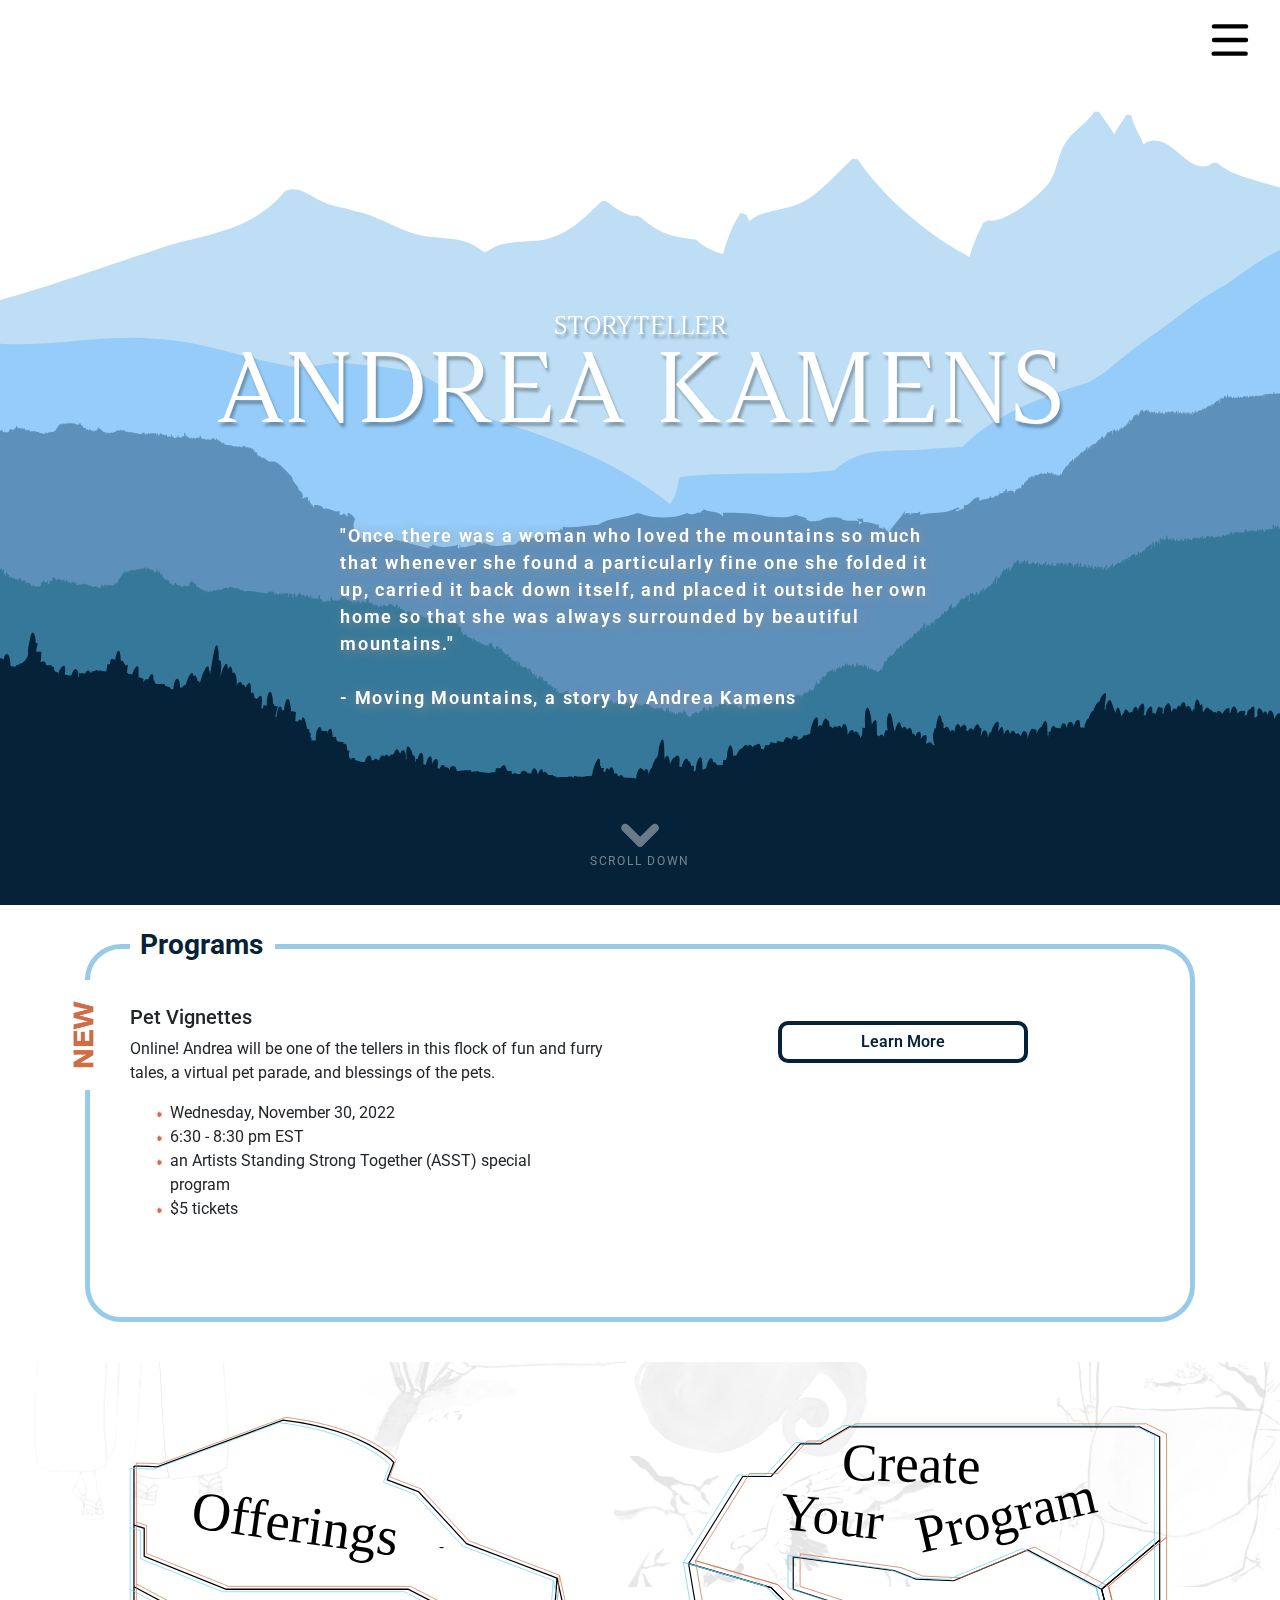
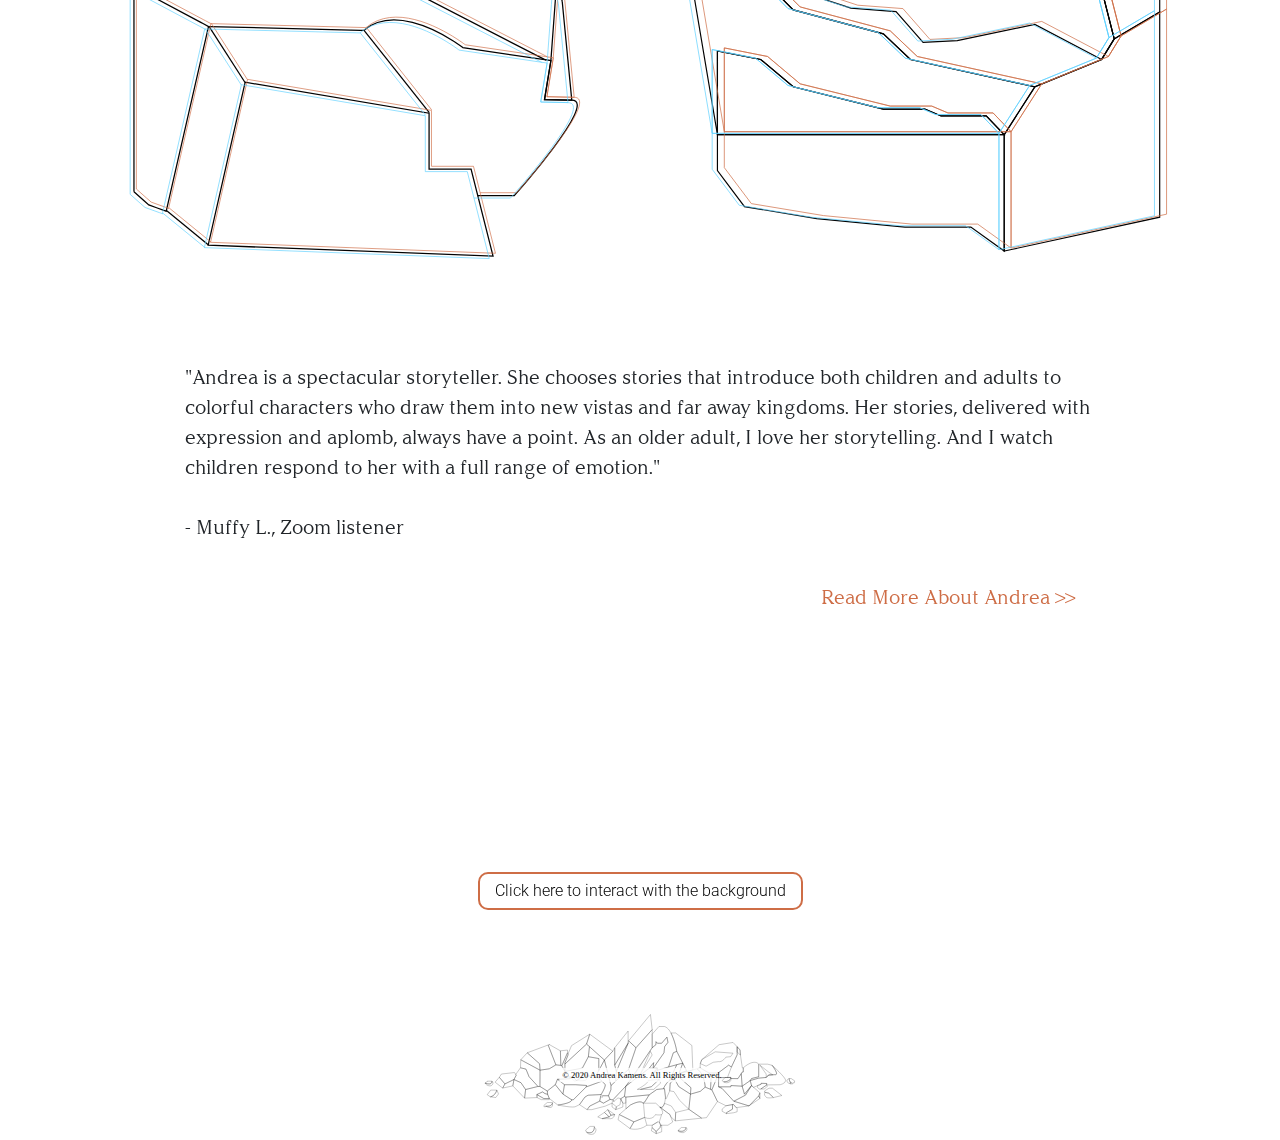
<file: index.html>
<!DOCTYPE html>
<html>
  <head>
    <meta charset="utf-8" />
    <meta http-equiv="X-UA-Compatible" content="IE=edge" />
    <title>
      Andrea Kamens | Storyteller - Zoom, Virtual Storytelling, based in Boston,
      MA
    </title>
    <meta
      name="description"
      content="
    Andrea Kamens is a storyteller based in Boston, MA. She offers performances and workshops for
    children, adults, special needs groups, as well as Jewish storytelling.
    "
    />

    <link rel="shortcut icon" type="image/jpg" href="images/favicon@2x.png" />

    <meta name="viewport" content="width=device-width, initial-scale=1" />

    <link
      href="https://fonts.googleapis.com/css2?family=Arsenal:ital,wght@0,400;0,700;1,400;1,700&display=swap"
      rel="stylesheet"
    />

    <link rel="preconnect" href="https://fonts.gstatic.com" />
    <link
      href="https://fonts.googleapis.com/css2?family=Roboto:ital,wght@0,100;0,300;0,400;0,500;0,700;0,900;1,100;1,300;1,400;1,500;1,700;1,900&display=swap"
      rel="stylesheet"
    />

    <link
      rel="stylesheet"
      href="https://stackpath.bootstrapcdn.com/bootstrap/4.5.2/css/bootstrap.min.css"
      integrity="sha384-JcKb8q3iqJ61gNV9KGb8thSsNjpSL0n8PARn9HuZOnIxN0hoP+VmmDGMN5t9UJ0Z"
      crossorigin="anonymous"
    />
    <link
      rel="stylesheet"
      href="https://unpkg.com/swiper/swiper-bundle.min.css"
    />
    <link
      rel="stylesheet"
      href="https://pro.fontawesome.com/releases/v5.10.0/css/all.css"
      integrity="sha384-AYmEC3Yw5cVb3ZcuHtOA93w35dYTsvhLPVnYs9eStHfGJvOvKxVfELGroGkvsg+p"
      crossorigin="anonymous"
    />
    <link
      href="https://fonts.googleapis.com/css2?family=Arsenal:ital,wght@0,400;0,700;1,400;1,700&display=swap"
      rel="stylesheet"
    />
    <link rel="stylesheet" href="styles.css" />
    <script src="scripts.js"></script>
    <!-- Global site tag (gtag.js) - Google Analytics -->
    <script
      async
      src="https://www.googletagmanager.com/gtag/js?id=G-9RXG0J93ED"
    ></script>
    <script>
      window.dataLayer = window.dataLayer || [];
      function gtag() {
        dataLayer.push(arguments);
      }
      gtag('js', new Date());

      gtag('config', 'G-9RXG0J93ED');
    </script>
  </head>

  <body>
    <!--HEADER ==========================================================================-->
    <header>
      <!--HAMBURGER MENU======================================================================-->
      <div class="menu-overlay closed"></div>
      <svg
        id="menuToggle"
        class="ham hamRotate ham7"
        viewBox="0 0 100 100"
        width="80"
        onclick="menuToggle()"
      >
        <path
          class="line top"
          d="m 70,33 h -40 c 0,0 -6,1.368796 -6,8.5 0,7.131204 6,8.5013 6,8.5013 l 20,-0.0013"
        />
        <path class="line middle" d="m 70,50 h -40" />
        <path
          class="line bottom"
          d="m 69.575405,67.073826 h -40 c -5.592752,0 -6.873604,-9.348582 1.371031,-9.348582 8.244634,0 19.053564,21.797129 19.053564,12.274756 l 0,-40"
        />
      </svg>

      <ul id="mainMenu" class="menu closed">
        <li class="menu-item">
          <a class="menu-link" href="index.html"> Home </a>
        </li>

        <li class="menu-item">
          <a class="menu-link" href="about.html"> About Andrea</a>
        </li>
        <li class="menu-item">
          <a class="menu-link" href="StorySpace.html">
            Youth Standing Strong Camp
          </a>
        </li>
        <li class="menu-item">
          <a class="menu-link" href="offeringsandaudiences.html">
            Offerings & Audiences</a
          >
        </li>

        <li class="menu-item">
          <a class="menu-link" href="createyourprogram.html">
            Create Your Program
          </a>
        </li>

        <li class="menu-item">
          <a class="menu-link" href="Calendar.html"> Calendar</a>
        </li>

        <li class="menu-item">
          <a class="menu-link" href="Video.html"> Watch A Video</a>
        </li>

        <li class="menu-item">
          <a class="menu-link" href="recentwork.html"> Recent Work</a>
        </li>
      </ul>
    </header>
    <!--END HEADER ==========================================================================-->

    <div id="content">
      <!--PARALLAX MOUNTAINS ==========================================================================-->
      <section class="mountain_section">
        <div class="mountain-wrapper">
          <div class="mountains">
            <h2 class="storyteller-title">Storyteller</h2>
            <h1 class="site-title">ANDREA KAMENS</h1>
            <span class="one"></span>
            <span class="two"></span>
            <span class="three"></span>
            <span class="four"></span>
            <span class="five"></span>
          </div>
          <div class="mountain-quote">
            <p id="mountain-quote">
              <span class="large">
                "Once there was a woman who loved the mountains so much that
                whenever she found a particularly fine one she folded it up,
                carried it back down itself, and placed it outside her own home
                so that she was always surrounded by beautiful mountains."
              </span>
              <span class="small">
                " ...whenever she visited a particularly fine mountain, she’d
                pack it up, carry it back down itself, and place it outside her
                own home..."
              </span>

              <br />
              - Moving Mountains, a story by Andrea Kamens
            </p>
          </div>
          <!-- ARROW BOUNCE ==========================================================================-->
          <a class="arrow"></a>
        </div>
        <div>
          <p class="scroll_down">SCROLL DOWN</p>
        </div>
        <div class="mobile-scroll-down">
          <i class="fa fa-chevron-down"></i>
        </div>
      </section>
      <section id="announcementBanner">
        <div class="container">
          <div class="announcement-banner-container">
            <h3>Programs</h3>
            <div class="row" style="padding: 1rem 0">
              <div class="col-md-6">
                <h5>Pet Vignettes
                </h5>
                <p>
                  Online! Andrea will be one of the tellers in this flock of fun and furry tales, a virtual pet parade, and blessings of the pets.

                </p>
                <ul>
                  <li>Wednesday, November 30, 2022</li>
                  <li>6:30 - 8:30 pm EST</li>
                  <li>an Artists Standing Strong Together (ASST) special program
                  </li>
                  <li>$5 tickets
                  </li>
                </ul>
              </div>

              <div class="col-md-6">
                <div class="flex-center">
                  <a
                  href=" https://www.aplos.com/aws/events/pet_vignettes"
                  target="_blank"
                    class="announcement-banner-button text-center"
                  >
                    Learn More                  
                  </a>
                </div>
              </div>

          
            <img class="announcement-banner-text" src="images/NEW.png" alt="" />
          </div>
        </div>
      </section>

      <!-- ROCK BUTTONS ==========================================================================-->

      <section class="rock_buttons">
        <div class="container">
          <div class="row">
            <div class="col-lg-6">
              <a href="offeringsandaudiences.html">
                <img
                  class="col rock-buttons"
                  src="images/rock_illustration1-02.svg"
                />
              </a>
            </div>

            <div class="col-lg-6">
              <a href="createyourprogram.html">
                <img
                  class="col rock-buttons"
                  src="images/rock_illustration2-03.svg"
                />
              </a>
            </div>
          </div>
        </div>
      </section>
      <!-- ABOUT BLERB & OFFERINGS?==========================================================================-->

      <div class="container">
        <p class="home-page-quote">
          "Andrea is a spectacular storyteller. She chooses stories that
          introduce both children and adults to colorful characters who draw
          them into new vistas and far away kingdoms. Her stories, delivered
          with expression and aplomb, always have a point. As an older adult, I
          love her storytelling. And I watch children respond to her with a full
          range of emotion."
          <br />
          <br />
          - Muffy L., Zoom listener
          <br />
          <br />
          <a class="home-quote-link" href="about.html"
            >Read More About Andrea >></a
          >
        </p>
      </div>
    </div>

    <!-- BACKGROUND ================================================================-->
    <div class="background">
      <div class="overlay"></div>
      <div class="top-half">
        <div
          class="image"
          id="image1"
          data-toggle="modal"
          data-target="#craneAndBranchesModal"
        >
          <img
            src="./images/Crane_and_Branches.png"
            alt="Andrea Kamens - StoryTeller - Crane and Branches Illustration"
          />
        </div>
        <div
          class="image"
          id="image2"
          data-toggle="modal"
          data-target="#kimonoModal"
        >
          <img
            src="./images/Kimono.png"
            alt="Andrea Kamens - StoryTeller - Kimono Illustration"
          />
        </div>
        <div
          class="image"
          id="image3"
          data-toggle="modal"
          data-target="#paperCraneModal"
        >
          <img
            src="./images/Paper_Crane.png"
            alt="Andrea Kamens - StoryTeller - Paper Crane Illustration"
          />
        </div>
        <div
          class="image"
          id="image4"
          data-toggle="modal"
          data-target="#twoGirlsModal"
        >
          <img
            src="./images/Two_Girls.png"
            alt="Andrea Kamens - StoryTeller - Two Girls Illustration"
          />
        </div>
        <div
          class="image"
          id="image5"
          data-toggle="modal"
          data-target="#sunModal"
        >
          <img
            src="./images/Sun.png"
            alt="Andrea Kamens - StoryTeller - Sun Illustration"
          />
        </div>
        <div
          class="image"
          id="image6"
          data-toggle="modal"
          data-target="#twoGirlsModal"
        >
          <img
            src="./images/Two_Girls.png"
            alt="Andrea Kamens - StoryTeller - Two Girls Illustration"
          />
        </div>
        <div
          class="image"
          id="image7"
          data-toggle="modal"
          data-target="#paperCraneModal"
        >
          <img
            src="./images/Paper_Crane.png"
            alt="Andrea Kamens - StoryTeller - Paper Crane Illustration"
          />
        </div>
        <div
          class="image"
          id="image8"
          data-toggle="modal"
          data-target="#sunModal"
        >
          <img
            src="./images/Sun.png"
            alt="Andrea Kamens - StoryTeller - Sun Illustration"
          />
        </div>
        <div
          class="image"
          id="image9"
          data-toggle="modal"
          data-target="#craneAndBranchesModal"
        >
          <img
            src="./images/Crane_and_Branches.png"
            alt="Andrea Kamens - StoryTeller - Crane and Branches Illustration"
          />
        </div>
        <div
          class="image"
          id="image10"
          data-toggle="modal"
          data-target="#kimonoModal"
        >
          <img
            src="./images/Kimono.png"
            alt="Andrea Kamens - StoryTeller - Kimono Illustration"
          />
        </div>
      </div>

      <div class="bottom-half">
        <div
          class="image"
          id="image1"
          data-toggle="modal"
          data-target="#craneAndBranchesModal"
        >
          <img
            src="./images/Crane_and_Branches.png"
            alt="Andrea Kamens - StoryTeller - Crane and Branches Illustration"
          />
        </div>
        <div
          class="image"
          id="image2"
          data-toggle="modal"
          data-target="#kimonoModal"
        >
          <img
            src="./images/Kimono.png"
            alt="Andrea Kamens - StoryTeller - Kimono Illustration"
          />
        </div>
        <div
          class="image"
          id="image3"
          data-toggle="modal"
          data-target="#paperCraneModal"
        >
          <img
            src="./images/Paper_Crane.png"
            alt="Andrea Kamens - StoryTeller - Paper Crane Illustration"
          />
        </div>
        <div
          class="image"
          id="image4"
          data-toggle="modal"
          data-target="#twoGirlsModal"
        >
          <img
            src="./images/Two_Girls.png"
            alt="Andrea Kamens - StoryTeller - Two Girls Illustration"
          />
        </div>
        <div
          class="image"
          id="image5"
          data-toggle="modal"
          data-target="#sunModal"
        >
          <img
            src="./images/Sun.png"
            alt="Andrea Kamens - StoryTeller - Sun Illustration"
          />
        </div>
        <div
          class="image"
          id="image6"
          data-toggle="modal"
          data-target="#twoGirlsModal"
        >
          <img
            src="./images/Two_Girls.png"
            alt="Andrea Kamens - StoryTeller - Two Girls Illustration"
          />
        </div>
        <div
          class="image"
          id="image7"
          data-toggle="modal"
          data-target="#paperCraneModal"
        >
          <img
            src="./images/Paper_Crane.png"
            alt="Andrea Kamens - StoryTeller - Paper Crane Illustration"
          />
        </div>
        <div
          class="image"
          id="image8"
          data-toggle="modal"
          data-target="#sunModal"
        >
          <img
            src="./images/Sun.png"
            alt="Andrea Kamens - StoryTeller - Sun Illustration"
          />
        </div>
        <div
          class="image"
          id="image9"
          data-toggle="modal"
          data-target="#craneAndBranchesModal"
        >
          <img
            src="./images/Crane_and_Branches.png"
            alt="Andrea Kamens - StoryTeller - Crane and Branches Illustration"
          />
        </div>
        <div
          class="image"
          id="image10"
          data-toggle="modal"
          data-target="#kimonoModal"
        >
          <img
            src="./images/Kimono.png"
            alt="Andrea Kamens - StoryTeller - Kimono Illustration"
          />
        </div>
      </div>
    </div>

    <!--Crange and Branches Modal -->
    <div
      class="modal fade"
      id="craneAndBranchesModal"
      tabindex="-1"
      role="dialog"
      aria-labelledby="Crane And Branches"
      aria-hidden="true"
    >
      <div class="modal-dialog modal-lg modal-dialog-centered" role="document">
        <div class="modal-content">
          <div class="modal-header">
            <h5 class="modal-title" id="exampleModalLongTitle">
              Crane Wife by Bayla Kamens
            </h5>
            <button
              type="button"
              class="close"
              data-dismiss="modal"
              aria-label="Close"
            >
              <span aria-hidden="true">&times;</span>
            </button>
          </div>
          <div class="modal-body">
            <div class="modal-image">
              <img src="./images/Crane_and_Branches_Original.jpg" alt="" />
              <p style="font-size: 12px; text-align: right">
                <a
                  target="_blank"
                  href="https://www.instagram.com/bella_quill/?hl=en"
                  >Illustration by @bella_quill</a
                >
              </p>
            </div>
          </div>

          <div class="modal-footer">
            <p>
              "He followed that sound until he came to the crane itself..."
              <br />
              <br />
              - The Crane Wife. A traditional retelling by Andrea Kamens.
            </p>
          </div>
        </div>
      </div>
    </div>

    <!--Kimono"Modal -->
    <div
      class="modal fade"
      id="kimonoModal"
      tabindex="-1"
      role="dialog"
      aria-labelledby="Kimono"
      aria-hidden="true"
    >
      <div class="modal-dialog modal-lg modal-dialog-centered" role="document">
        <div class="modal-content">
          <div class="modal-header">
            <h5 class="modal-title" id="exampleModalLongTitle">
              Kimono"by Bayla Kamens
            </h5>
            <button
              type="button"
              class="close"
              data-dismiss="modal"
              aria-label="Close"
            >
              <span aria-hidden="true">&times;</span>
            </button>
          </div>
          <div class="modal-body">
            <div class="modal-image">
              <img src="./images/Kimono_Original.jpg" alt="" />
              <p style="font-size: 12px; text-align: right">
                <a
                  target="_blank"
                  href="https://www.instagram.com/bella_quill/?hl=en"
                  >Illustration by @bella_quill</a
                >
              </p>
            </div>
          </div>
          <div class="modal-footer">
            <p>
              "A Kimono"was normally not for a child as young as 12, but her
              parents knew."
              <br />
              <br />
              - Sadako Sasaki and the Paper Cranes. Story by Andrea Kamens.
            </p>
          </div>
        </div>
      </div>
    </div>

    <!--Paper Crane Modal -->
    <div
      class="modal fade"
      id="paperCraneModal"
      tabindex="-1"
      role="dialog"
      aria-labelledby="Paper Crane"
      aria-hidden="true"
    >
      <div class="modal-dialog modal-lg modal-dialog-centered" role="document">
        <div class="modal-content">
          <div class="modal-header">
            <h5 class="modal-title" id="exampleModalLongTitle">
              Paper Crane by Bayla Kamens
            </h5>
            <button
              type="button"
              class="close"
              data-dismiss="modal"
              aria-label="Close"
            >
              <span aria-hidden="true">&times;</span>
            </button>
          </div>
          <div class="modal-body">
            <div class="modal-image">
              <img src="./images/Crane_Original.jpg" alt="" />
              <p style="font-size: 12px; text-align: right">
                <a
                  target="_blank"
                  href="https://www.instagram.com/bella_quill/?hl=en"
                  >Illustration by @bella_quill</a
                >
              </p>
            </div>
          </div>
          <div class="modal-footer">
            <p>
              "Make a thousand paper cranes, and a wish, and it will come
              true..."
              <br />
              <br />
              - Sadako Sasaki and the Paper Cranes. Story by Andrea Kamens.
            </p>
          </div>
        </div>
      </div>
    </div>
    <!--Two Girls Modal -->
    <div
      class="modal fade"
      id="twoGirlsModal"
      tabindex="-1"
      role="dialog"
      aria-labelledby="two Girls"
      aria-hidden="true"
    >
      <div class="modal-dialog modal-lg modal-dialog-centered" role="document">
        <div class="modal-content">
          <div class="modal-header">
            <h5 class="modal-title" id="exampleModalLongTitle">
              Wise Maids by Bayla Kamens
            </h5>
            <button
              type="button"
              class="close"
              data-dismiss="modal"
              aria-label="Close"
            >
              <span aria-hidden="true">&times;</span>
            </button>
          </div>
          <div class="modal-body">
            <div class="modal-image">
              <img src="./images/Two_Girls_Original.png" alt="" />
              <p style="font-size: 12px; text-align: right">
                <a
                  target="_blank"
                  href="https://www.instagram.com/bella_quill/?hl=en"
                  >Illustration by @bella_quill</a
                >
              </p>
            </div>
          </div>
          <div class="modal-footer">
            <p>
              "The two maids were friends, and friends talk, and talk, once out
              there, gets around.
              <br />

              Queen Ganda and Queen Mei each found out what the other had said,
              and the shadow grew... "
              <br />
              <br />
              - The Two Wise Maids, an original tale by Andrea Kamens.
            </p>
          </div>
        </div>
      </div>
    </div>
    <!--Sun Modal -->
    <div
      class="modal fade"
      id="sunModal"
      tabindex="-1"
      role="dialog"
      aria-labelledby="Sun"
      aria-hidden="true"
    >
      <div class="modal-dialog modal-lg modal-dialog-centered" role="document">
        <div class="modal-content">
          <div class="modal-header">
            <h5 class="modal-title" id="exampleModalLongTitle">
              Ora by Bayla Kamens
            </h5>
            <button
              type="button"
              class="close"
              data-dismiss="modal"
              aria-label="Close"
            >
              <span aria-hidden="true">&times;</span>
            </button>
          </div>
          <div class="modal-body">
            <div class="modal-image">
              <img src="./images/Sun_Original.png" alt="" />
              <p style="font-size: 12px; text-align: right">
                <a
                  target="_blank"
                  href="https://www.instagram.com/bella_quill/?hl=en"
                  >Illustration by @bella_quill</a
                >
              </p>
            </div>
          </div>
          <div class="modal-footer">
            <p>
              "There was one fire demon, a little girl-demon named Ora, who
              liked to play among the humans."
              <br />
              <br />
              - Ora and the Fire Demons, an original tale by Andrea Kamens.
            </p>
          </div>
        </div>
      </div>
    </div>

    <button
      class="background-toggle-x"
      onclick="toggleBackground()"
      class="btn"
    >
      <i class="fas fa-undo-alt 3x"></i>
    </button>

    <div class="background-toggle-wrapper">
      <button
        class="background-toggle"
        onclick="toggleBackground()"
        class="btn btn-center"
      >
        Click here to interact with the background
      </button>
    </div>

    <!-- FOOTER ==========================================================================-->

    <footer>
      <img class="footer-img" src="images/rock_illustrations-04.svg" />
    </footer>

    <!-- SCRIPTS   -->
    <script
      src="https://code.jquery.com/jquery-3.5.1.slim.min.js"
      integrity="sha384-DfXdz2htPH0lsSSs5nCTpuj/zy4C+OGpamoFVy38MVBnE+IbbVYUew+OrCXaRkfj"
      crossorigin="anonymous"
    ></script>
    <script
      src="https://cdn.jsdelivr.net/npm/popper.js@1.16.1/dist/umd/popper.min.js"
      integrity="sha384-9/reFTGAW83EW2RDu2S0VKaIzap3H66lZH81PoYlFhbGU+6BZp6G7niu735Sk7lN"
      crossorigin="anonymous"
    ></script>
    <script
      src="https://cdn.jsdelivr.net/npm/bootstrap@4.5.3/dist/js/bootstrap.min.js"
      integrity="sha384-w1Q4orYjBQndcko6MimVbzY0tgp4pWB4lZ7lr30WKz0vr/aWKhXdBNmNb5D92v7s"
      crossorigin="anonymous"
    ></script>
    <script src="https://unpkg.com/swiper/swiper-bundle.min.js"></script>
    <!--BACKGROUND-->
    <script>
      function toggleBackground() {
        var overlay = document.querySelector('.overlay');
        var content = document.querySelector('#content');
        var background = document.querySelector('.background');
        var backgroundButton = document.querySelector('.background-toggle');
        var backgroundX = document.querySelector('.background-toggle-x');
        var mountainQuote = document.querySelector('#mountain-quote');

        window.scrollTo(0, 0);

        overlay.classList.toggle('hidden');
        content.classList.toggle('invisible');
        background.classList.toggle('front');
        backgroundButton.classList.toggle('hidden');
        backgroundX.classList.toggle('show');
        mountainQuote.classList.toggle('zoom');
      }
    </script>
  </body>
</html>
</file>
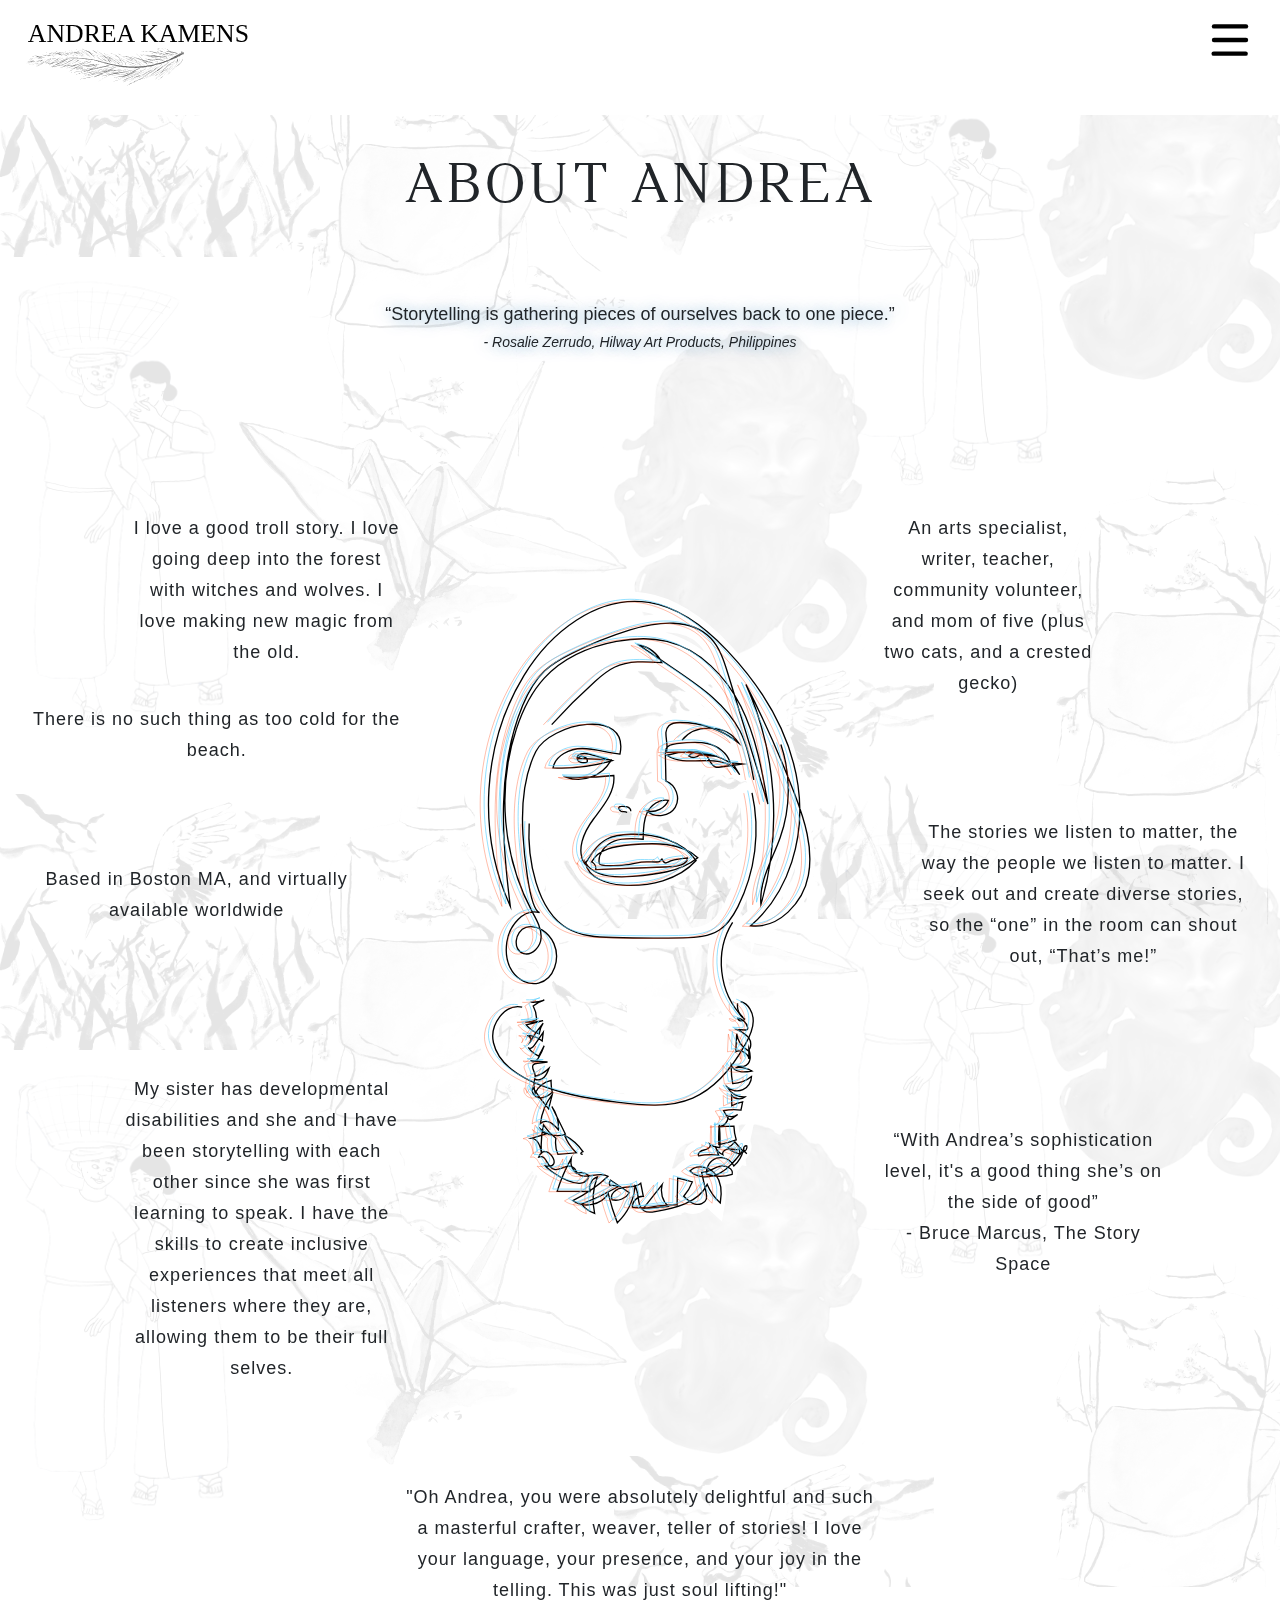
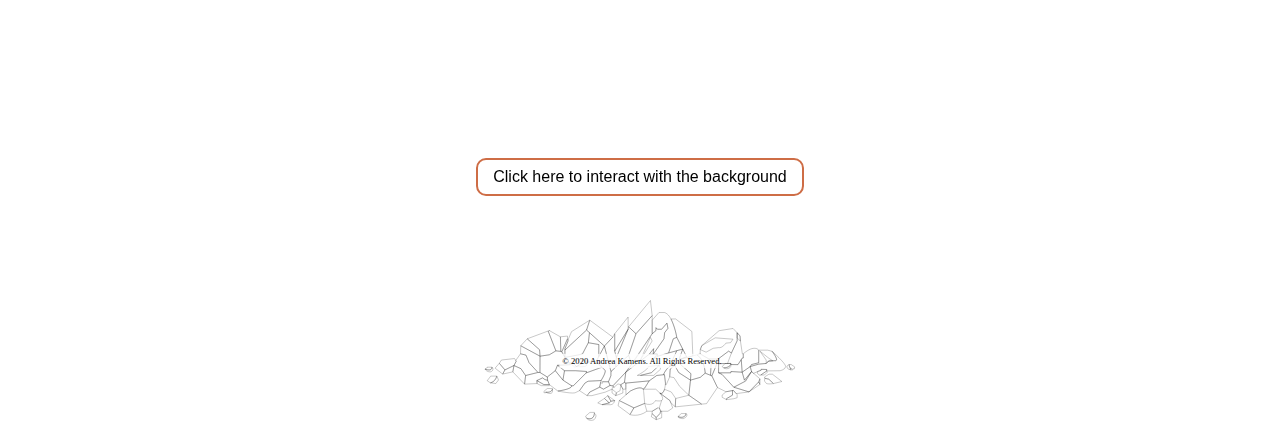
<file: about.html>
<!DOCTYPE html>
<html>
  <head>
    <meta charset="utf-8" />
    <meta http-equiv="X-UA-Compatible" content="IE=edge" />
    <title>
      About Andrea Kamens | Storyteller - Zoom, Virtual Storytelling, based in
      Boston, MA
    </title>
    <meta
      name="description"
      content="
  About Andrea Kamens. Andrea Kamens is a storyteller based in Boston, MA. She offers performances and workshops for
  children, adults, special needs groups, as well as Jewish storytelling.
  "
    />
    <link rel="shortcut icon" type="image/jpg" href="images/favicon@2x.png" />

    <meta name="viewport" content="width=device-width, initial-scale=1" />
    <link
      href="https://fonts.googleapis.com/css2?family=Arsenal:ital,wght@0,400;0,700;1,400;1,700&display=swap"
      rel="stylesheet"
    />
    <link
      rel="stylesheet"
      href="https://pro.fontawesome.com/releases/v5.10.0/css/all.css"
      integrity="sha384-AYmEC3Yw5cVb3ZcuHtOA93w35dYTsvhLPVnYs9eStHfGJvOvKxVfELGroGkvsg+p"
      crossorigin="anonymous"
    />
    <link
      href="https://fonts.googleapis.com/css2?family=Arsenal:ital,wght@0,400;0,700;1,400;1,700&display=swap"
      rel="stylesheet"
    />
    <link
      rel="stylesheet"
      href="https://stackpath.bootstrapcdn.com/bootstrap/4.5.2/css/bootstrap.min.css"
      integrity="sha384-JcKb8q3iqJ61gNV9KGb8thSsNjpSL0n8PARn9HuZOnIxN0hoP+VmmDGMN5t9UJ0Z"
      crossorigin="anonymous"
    />
    <link rel="stylesheet" href="styles.css" />
    <script src="scripts.js"></script>
    <!-- Global site tag (gtag.js) - Google Analytics -->
    <script
      async
      src="https://www.googletagmanager.com/gtag/js?id=G-9RXG0J93ED"
    ></script>
    <script>
      window.dataLayer = window.dataLayer || [];
      function gtag() {
        dataLayer.push(arguments);
      }
      gtag('js', new Date());

      gtag('config', 'G-9RXG0J93ED');
    </script>
  </head>
  <body>
    <!--HEADER ==========================================================================-->
    <header>
      <a href="index.html"> <img class="logo" src="images/logo-05.svg" /> </a>

      <!--HAMBURGER MENU-->
      <div class="menu-overlay closed"></div>
      <svg
        id="menuToggle"
        class="ham hamRotate ham7"
        viewBox="0 0 100 100"
        width="80"
        onclick="menuToggle()"
      >
        <path
          class="line top"
          d="m 70,33 h -40 c 0,0 -6,1.368796 -6,8.5 0,7.131204 6,8.5013 6,8.5013 l 20,-0.0013"
        />
        <path class="line middle" d="m 70,50 h -40" />
        <path
          class="line bottom"
          d="m 69.575405,67.073826 h -40 c -5.592752,0 -6.873604,-9.348582 1.371031,-9.348582 8.244634,0 19.053564,21.797129 19.053564,12.274756 l 0,-40"
        />
      </svg>

      <ul id="mainMenu" class="menu closed">
        <li class="menu-item">
          <a class="menu-link" href="index.html"> Home </a>
        </li>

        <li class="menu-item">
          <a class="menu-link" href="about.html"> About Andrea</a>
        </li>
        <li class="menu-item">
          <a class="menu-link" href="StorySpace.html">
            Youth Standing Strong Camp
          </a>
        </li>

        <li class="menu-item">
          <a class="menu-link" href="offeringsandaudiences.html">
            Offerings & Audiences</a
          >
        </li>

        <li class="menu-item">
          <a class="menu-link" href="createyourprogram.html">
            Create Your Program
          </a>
        </li>

        <li class="menu-item">
          <a class="menu-link" href="Calendar.html"> Calendar</a>
        </li>

        <li class="menu-item">
          <a class="menu-link" href="Video.html"> Watch A Video</a>
        </li>

        <li class="menu-item">
          <a class="menu-link" href="recentwork.html"> Recent Work</a>
        </li>
      </ul>
    </header>

    <div id="content" class="content">
      <!--PAGE TITLE ====================================================================-->

      <section class="page-title">
        <h1>About Andrea</h1>
      </section>

      <!-- PAGE CONTENT  ==========================================================================-->
      <div class="container">
        <p class="about-page-quote">
          “Storytelling is gathering pieces of ourselves back to one piece.”
          <br />
          <span style="font-style: italic; font-size: 14px"
            >- Rosalie Zerrudo, Hilway Art Products, Philippines</span
          >
        </p>
      </div>

      <div class="about-wrapper">
        <div class="row">
          <div class="col-lg-4 col-sm-6">
            <div class="row">
              <div class="col-sm-12">
                <p class="about-me-copy" id="am-copy-1">
                  I love a good troll story. I love going deep into the forest
                  with witches and wolves. I love making new magic from the old.
                </p>
              </div>
              <div class="col-sm-12">
                <p style="margin-top: 20px" class="about-me-copy">
                  There is no such thing as too cold for the beach.
                </p>
              </div>
              <div class="col-sm-12">
                <p class="about-me-copy" id="am-copy-2">
                  Based in Boston MA, and virtually available worldwide
                </p>
              </div>

              <div class="col-sm-12">
                <p class="about-me-copy" id="am-copy-3">
                  My sister has developmental disabilities and she and I have
                  been storytelling with each other since she was first learning
                  to speak. I have the skills to create inclusive experiences
                  that meet all listeners where they are, allowing them to be
                  their full selves.
                </p>
              </div>
            </div>
          </div>

          <div class="col-lg-4 col-sm-6">
            <img
              class="andrea-portrait"
              src="images/AK_portrait-06.svg"
              alt="Portrait of Andrea Kamens, storyteller - Boston, MA"
            />
          </div>

          <div class="col-lg-4 col-sm-12">
            <div class="row">
              <div class="col-sm-12">
                <p class="about-me-copy" id="am-copy-4">
                  An arts specialist, writer, teacher, community volunteer, and
                  mom of five (plus two cats, and a crested gecko)
                </p>
              </div>
              <div class="col-sm-12">
                <p class="about-me-copy" id="am-copy-5">
                  The stories we listen to matter, the way the people we listen
                  to matter. I seek out and create diverse stories, so the “one”
                  in the room can shout out, “That’s me!”
                </p>
              </div>

              <div class="col-sm-12">
                <p class="about-me-copy" id="am-copy-6">
                  “With Andrea’s sophistication level, it's a good thing she’s
                  on the side of good”
                  <br />- Bruce Marcus, The Story Space
                </p>
              </div>
            </div>
          </div>
        </div>
        <div class="small-box">
          <p class="about-me-copy">
            "Oh Andrea, you were absolutely delightful and such a masterful
            crafter, weaver, teller of stories! I love your language, your
            presence, and your joy in the telling. This was just soul lifting!"
          </p>
        </div>
      </div>
    </div>

    <!-- BACKGROUND ================================================================-->
    <div class="background">
      <div class="overlay"></div>
      <div class="top-half">
        <div
          class="image"
          id="image1"
          data-toggle="modal"
          data-target="#craneAndBranchesModal"
        >
          <img
            src="./images/Crane_and_Branches.png"
            alt="Andrea Kamens - StoryTeller - Crane and Branches Illustration"
          />
        </div>
        <div
          class="image"
          id="image2"
          data-toggle="modal"
          data-target="#kimonoModal"
        >
          <img
            src="./images/Kimono.png"
            alt="Andrea Kamens - StoryTeller - Kimono Illustration"
          />
        </div>
        <div
          class="image"
          id="image3"
          data-toggle="modal"
          data-target="#paperCraneModal"
        >
          <img
            src="./images/Paper_Crane.png"
            alt="Andrea Kamens - StoryTeller - Paper Crane Illustration"
          />
        </div>
        <div
          class="image"
          id="image4"
          data-toggle="modal"
          data-target="#twoGirlsModal"
        >
          <img
            src="./images/Two_Girls.png"
            alt="Andrea Kamens - StoryTeller - Two Girls Illustration"
          />
        </div>
        <div
          class="image"
          id="image5"
          data-toggle="modal"
          data-target="#sunModal"
        >
          <img
            src="./images/Sun.png"
            alt="Andrea Kamens - StoryTeller - Sun Illustration"
          />
        </div>
        <div
          class="image"
          id="image6"
          data-toggle="modal"
          data-target="#twoGirlsModal"
        >
          <img
            src="./images/Two_Girls.png"
            alt="Andrea Kamens - StoryTeller - Two Girls Illustration"
          />
        </div>
        <div
          class="image"
          id="image7"
          data-toggle="modal"
          data-target="#paperCraneModal"
        >
          <img
            src="./images/Paper_Crane.png"
            alt="Andrea Kamens - StoryTeller - Paper Crane Illustration"
          />
        </div>
        <div
          class="image"
          id="image8"
          data-toggle="modal"
          data-target="#sunModal"
        >
          <img
            src="./images/Sun.png"
            alt="Andrea Kamens - StoryTeller - Sun Illustration"
          />
        </div>
        <div
          class="image"
          id="image9"
          data-toggle="modal"
          data-target="#craneAndBranchesModal"
        >
          <img
            src="./images/Crane_and_Branches.png"
            alt="Andrea Kamens - StoryTeller - Crane and Branches Illustration"
          />
        </div>
        <div
          class="image"
          id="image10"
          data-toggle="modal"
          data-target="#kimonoModal"
        >
          <img
            src="./images/Kimono.png"
            alt="Andrea Kamens - StoryTeller - Kimono Illustration"
          />
        </div>
      </div>

      <div class="bottom-half">
        <div
          class="image"
          id="image1"
          data-toggle="modal"
          data-target="#craneAndBranchesModal"
        >
          <img
            src="./images/Crane_and_Branches.png"
            alt="Andrea Kamens - StoryTeller - Crane and Branches Illustration"
          />
        </div>
        <div
          class="image"
          id="image2"
          data-toggle="modal"
          data-target="#kimonoModal"
        >
          <img
            src="./images/Kimono.png"
            alt="Andrea Kamens - StoryTeller - Kimono Illustration"
          />
        </div>
        <div
          class="image"
          id="image3"
          data-toggle="modal"
          data-target="#paperCraneModal"
        >
          <img
            src="./images/Paper_Crane.png"
            alt="Andrea Kamens - StoryTeller - Paper Crane Illustration"
          />
        </div>
        <div
          class="image"
          id="image4"
          data-toggle="modal"
          data-target="#twoGirlsModal"
        >
          <img
            src="./images/Two_Girls.png"
            alt="Andrea Kamens - StoryTeller - Two Girls Illustration"
          />
        </div>
        <div
          class="image"
          id="image5"
          data-toggle="modal"
          data-target="#sunModal"
        >
          <img
            src="./images/Sun.png"
            alt="Andrea Kamens - StoryTeller - Sun Illustration"
          />
        </div>
        <div
          class="image"
          id="image6"
          data-toggle="modal"
          data-target="#twoGirlsModal"
        >
          <img
            src="./images/Two_Girls.png"
            alt="Andrea Kamens - StoryTeller - Two Girls Illustration"
          />
        </div>
        <div
          class="image"
          id="image7"
          data-toggle="modal"
          data-target="#paperCraneModal"
        >
          <img
            src="./images/Paper_Crane.png"
            alt="Andrea Kamens - StoryTeller - Paper Crane Illustration"
          />
        </div>
        <div
          class="image"
          id="image8"
          data-toggle="modal"
          data-target="#sunModal"
        >
          <img
            src="./images/Sun.png"
            alt="Andrea Kamens - StoryTeller - Sun Illustration"
          />
        </div>
        <div
          class="image"
          id="image9"
          data-toggle="modal"
          data-target="#craneAndBranchesModal"
        >
          <img
            src="./images/Crane_and_Branches.png"
            alt="Andrea Kamens - StoryTeller - Crane and Branches Illustration"
          />
        </div>
        <div
          class="image"
          id="image10"
          data-toggle="modal"
          data-target="#kimonoModal"
        >
          <img
            src="./images/Kimono.png"
            alt="Andrea Kamens - StoryTeller - Kimono Illustration"
          />
        </div>
      </div>
    </div>

    <!--Crange and Branches Modal -->
    <div
      class="modal fade"
      id="craneAndBranchesModal"
      tabindex="-1"
      role="dialog"
      aria-labelledby="Crane And Branches"
      aria-hidden="true"
    >
      <div class="modal-dialog modal-lg modal-dialog-centered" role="document">
        <div class="modal-content">
          <div class="modal-header">
            <h5 class="modal-title" id="exampleModalLongTitle">
              Crane Wife by Bayla Kamens
            </h5>
            <button
              type="button"
              class="close"
              data-dismiss="modal"
              aria-label="Close"
            >
              <span aria-hidden="true">&times;</span>
            </button>
          </div>
          <div class="modal-body">
            <div class="modal-image">
              <img
                src="./images/Crane_and_Branches_Original.jpg"
                alt="Andrea Kamens, storyteller - Crane and Branches Illustration"
              />
              <p style="font-size: 12px; text-align: right">
                <a
                  target="_blank"
                  href="https://www.instagram.com/bella_quill/?hl=en"
                  >Illustration by @bella_quill</a
                >
              </p>
            </div>
          </div>

          <div class="modal-footer">
            <p>
              "He followed that sound until he came to the crane itself..."
              <br />
              <br />
              - The Crane Wife. A traditional retelling by Andrea Kamens.
            </p>
          </div>
        </div>
      </div>
    </div>

    <!--Kimono"Modal -->
    <div
      class="modal fade"
      id="kimonoModal"
      tabindex="-1"
      role="dialog"
      aria-labelledby="Kimono"
      aria-hidden="true"
    >
      <div class="modal-dialog modal-lg modal-dialog-centered" role="document">
        <div class="modal-content">
          <div class="modal-header">
            <h5 class="modal-title" id="exampleModalLongTitle">
              Kimono"by Bayla Kamens
            </h5>
            <button
              type="button"
              class="close"
              data-dismiss="modal"
              aria-label="Close"
            >
              <span aria-hidden="true">&times;</span>
            </button>
          </div>
          <div class="modal-body">
            <div class="modal-image">
              <img
                src="./images/Kimono_Original.jpg"
                alt="Andrea Kamens storyteller - Kimono Illustration"
              />
              <p style="font-size: 12px; text-align: right">
                <a
                  target="_blank"
                  href="https://www.instagram.com/bella_quill/?hl=en"
                  >Illustration by @bella_quill</a
                >
              </p>
            </div>
          </div>
          <div class="modal-footer">
            <p>
              "A Kimono"was normally not for a child as young as 12, but her
              parents knew."
              <br />
              <br />
              - Sadako Sasaki and the Paper Cranes. Story by Andrea Kamens.
            </p>
          </div>
        </div>
      </div>
    </div>

    <!--Paper Crane Modal -->
    <div
      class="modal fade"
      id="paperCraneModal"
      tabindex="-1"
      role="dialog"
      aria-labelledby="Paper Crane"
      aria-hidden="true"
    >
      <div class="modal-dialog modal-lg modal-dialog-centered" role="document">
        <div class="modal-content">
          <div class="modal-header">
            <h5 class="modal-title" id="exampleModalLongTitle">
              Paper Crane by Bayla Kamens
            </h5>
            <button
              type="button"
              class="close"
              data-dismiss="modal"
              aria-label="Close"
            >
              <span aria-hidden="true">&times;</span>
            </button>
          </div>
          <div class="modal-body">
            <div class="modal-image">
              <img
                src="./images/Crane_Original.jpg"
                alt="Andrea Kamens storyteller - Paper Crane Illustration"
              />
              <p style="font-size: 12px; text-align: right">
                <a
                  target="_blank"
                  href="https://www.instagram.com/bella_quill/?hl=en"
                  >Illustration by @bella_quill</a
                >
              </p>
            </div>
          </div>
          <div class="modal-footer">
            <p>
              "Make a thousand paper cranes, and a wish, and it will come
              true..."
              <br />
              <br />
              - Sadako Sasaki and the Paper Cranes. Story by Andrea Kamens.
            </p>
          </div>
        </div>
      </div>
    </div>
    <!--Two Girls Modal -->
    <div
      class="modal fade"
      id="twoGirlsModal"
      tabindex="-1"
      role="dialog"
      aria-labelledby="two Girls"
      aria-hidden="true"
    >
      <div class="modal-dialog modal-lg modal-dialog-centered" role="document">
        <div class="modal-content">
          <div class="modal-header">
            <h5 class="modal-title" id="exampleModalLongTitle">
              Wise Maids by Bayla Kamens
            </h5>
            <button
              type="button"
              class="close"
              data-dismiss="modal"
              aria-label="Close"
            >
              <span aria-hidden="true">&times;</span>
            </button>
          </div>
          <div class="modal-body">
            <div class="modal-image">
              <img
                src="./images/Two_Girls_Original.png"
                alt="Andrea Kamens storyteller - Two Girls Illustration"
              />
              <p style="font-size: 12px; text-align: right">
                <a
                  target="_blank"
                  href="https://www.instagram.com/bella_quill/?hl=en"
                  >Illustration by @bella_quill</a
                >
              </p>
            </div>
          </div>
          <div class="modal-footer">
            <p>
              "The two maids were friends, and friends talk, and talk, once out
              there, gets around.
              <br />

              Queen Ganda and Queen Mei each found out what the other had said,
              and the shadow grew... "
              <br />
              <br />
              - The Two Wise Maids, an original tale by Andrea Kamens.
            </p>
          </div>
        </div>
      </div>
    </div>
    <!--Sun Modal -->
    <div
      class="modal fade"
      id="sunModal"
      tabindex="-1"
      role="dialog"
      aria-labelledby="Sun"
      aria-hidden="true"
    >
      <div class="modal-dialog modal-lg modal-dialog-centered" role="document">
        <div class="modal-content">
          <div class="modal-header">
            <h5 class="modal-title" id="exampleModalLongTitle">
              Ora by Bayla Kamens
            </h5>
            <button
              type="button"
              class="close"
              data-dismiss="modal"
              aria-label="Close"
            >
              <span aria-hidden="true">&times;</span>
            </button>
          </div>
          <div class="modal-body">
            <div class="modal-image">
              <img
                src="./images/Sun_Original.png"
                alt="Andrea Kamens storyteller - Sun Illustration"
              />
              <p style="font-size: 12px; text-align: right">
                <a
                  target="_blank"
                  href="https://www.instagram.com/bella_quill/?hl=en"
                  >Illustration by @bella_quill</a
                >
              </p>
            </div>
          </div>
          <div class="modal-footer">
            <p>
              "There was one fire demon, a little girl-demon named Ora, who
              liked to play among the humans."
              <br />
              <br />
              - Ora and the Fire Demons, an original tale by Andrea Kamens.
            </p>
          </div>
        </div>
      </div>
    </div>

    <button
      class="background-toggle-x"
      onclick="toggleBackground()"
      class="btn"
    >
      <i class="fas fa-undo-alt 3x"></i>
    </button>

    <div class="background-toggle-wrapper">
      <button
        class="background-toggle"
        onclick="toggleBackground()"
        class="btn btn-center"
      >
        Click here to interact with the background
      </button>
    </div>
    <!-- FOOTER ==========================================================================-->

    <footer>
      <img
        class="footer-img"
        src="images/rock_illustrations-04.svg"
        alt="Rock illustration - Andrea Kamens, storyteller"
      />
    </footer>

    <!-- SCRIPTS   -->
    <script
      src="https://code.jquery.com/jquery-3.5.1.slim.min.js"
      integrity="sha384-DfXdz2htPH0lsSSs5nCTpuj/zy4C+OGpamoFVy38MVBnE+IbbVYUew+OrCXaRkfj"
      crossorigin="anonymous"
    ></script>
    <script
      src="https://cdn.jsdelivr.net/npm/popper.js@1.16.1/dist/umd/popper.min.js"
      integrity="sha384-9/reFTGAW83EW2RDu2S0VKaIzap3H66lZH81PoYlFhbGU+6BZp6G7niu735Sk7lN"
      crossorigin="anonymous"
    ></script>
    <script
      src="https://cdn.jsdelivr.net/npm/bootstrap@4.5.3/dist/js/bootstrap.min.js"
      integrity="sha384-w1Q4orYjBQndcko6MimVbzY0tgp4pWB4lZ7lr30WKz0vr/aWKhXdBNmNb5D92v7s"
      crossorigin="anonymous"
    ></script>
    <script src="https://unpkg.com/swiper/swiper-bundle.min.js"></script>

    <!--BACKGROUND-->

    <script>
      function toggleBackground() {
        var overlay = document.querySelector('.overlay');
        var content = document.querySelector('#content');
        var background = document.querySelector('.background');
        var backgroundButton = document.querySelector('.background-toggle');
        var backgroundX = document.querySelector('.background-toggle-x');

        window.scrollTo(0, 0);

        overlay.classList.toggle('hidden');
        content.classList.toggle('invisible');
        background.classList.toggle('front');
        backgroundButton.classList.toggle('hidden');
        backgroundX.classList.toggle('show');
      }
    </script>
  </body>
</html>
</file>
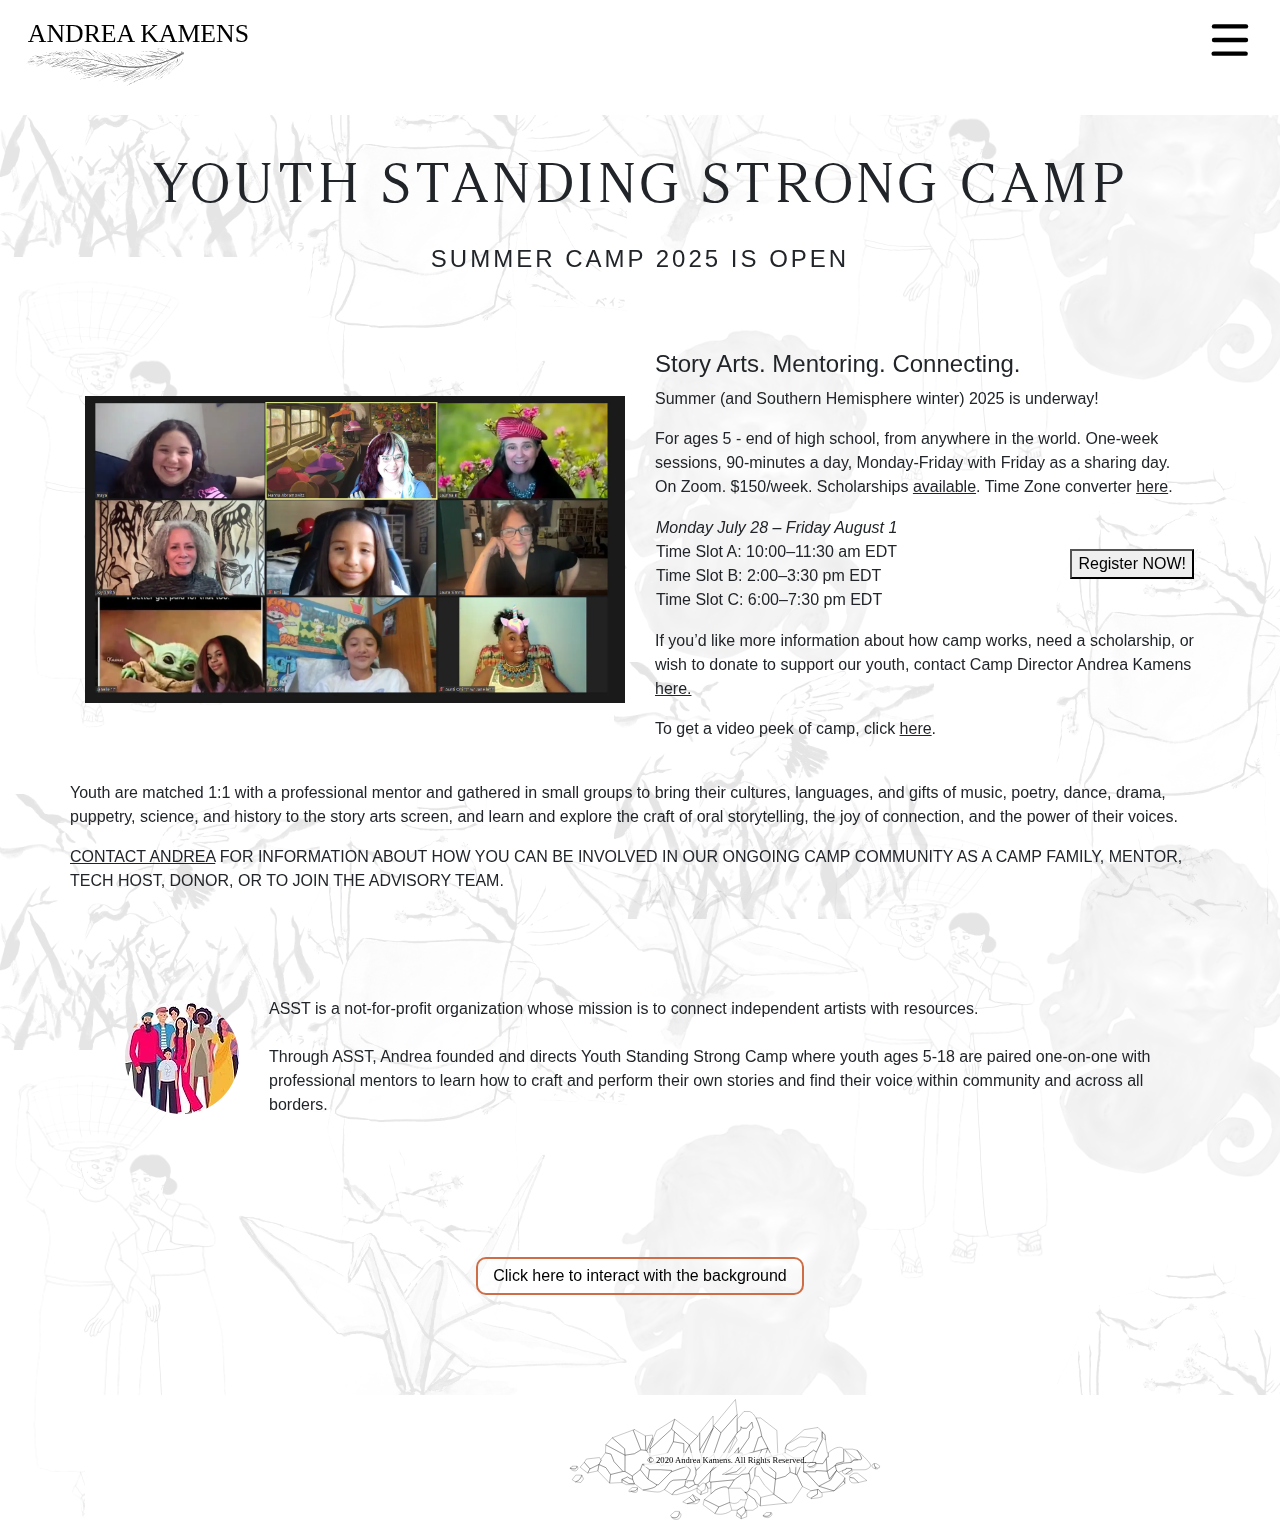
<file: asstandcamp.html>
<!DOCTYPE html>
<html>
  <head>
    <meta charset="utf-8" />
    <meta http-equiv="X-UA-Compatible" content="IE=edge" />
    <title>
      Youth Standing Strong Camp | Andrea Kamens - Storyteller - Zoom, Virtual Storytelling,
      based in Boston, MA
    </title>
    <meta
      name="description"
      content="The Youth Standing Strong Together Camp page."
    />
    <link rel="shortcut icon" type="image/jpg" href="images/favicon@2x.png" />

    <meta name="viewport" content="width=device-width, initial-scale=1" />
    <link
      rel="stylesheet"
      href="https://pro.fontawesome.com/releases/v5.10.0/css/all.css"
      integrity="sha384-AYmEC3Yw5cVb3ZcuHtOA93w35dYTsvhLPVnYs9eStHfGJvOvKxVfELGroGkvsg+p"
      crossorigin="anonymous"
    />
    <link
      href="https://fonts.googleapis.com/css2?family=Arsenal:ital,wght@0,400;0,700;1,400;1,700&display=swap"
      rel="stylesheet"
    />
    <link
      rel="stylesheet"
      href="https://stackpath.bootstrapcdn.com/bootstrap/4.5.2/css/bootstrap.min.css"
      integrity="sha384-JcKb8q3iqJ61gNV9KGb8thSsNjpSL0n8PARn9HuZOnIxN0hoP+VmmDGMN5t9UJ0Z"
      crossorigin="anonymous"
    />
    <link rel="stylesheet" href="styles.css" />
    <script src="scripts.js"></script>
    <!-- Global site tag (gtag.js) - Google Analytics -->
    <script async src="https://www.googletagmanager.com/gtag/js?id=G-9RXG0J93ED"></script>
    <script>
      window.dataLayer = window.dataLayer || [];
      function gtag(){dataLayer.push(arguments);}
      gtag('js', new Date());

      gtag('config', 'G-9RXG0J93ED');
    </script>
  </head>
  <body>
    <!--HEADER ==========================================================================-->
    <header>
      <a href="index.html"> <img class="logo" src="images/logo-05.svg" /> </a>

      <!--HAMBURGER MENU-->
      <div class="menu-overlay closed"></div>
      <svg
        id="menuToggle"
        class="ham hamRotate ham7"
        viewBox="0 0 100 100"
        width="80"
        onclick="menuToggle()"
      >
        <path
          class="line top"
          d="m 70,33 h -40 c 0,0 -6,1.368796 -6,8.5 0,7.131204 6,8.5013 6,8.5013 l 20,-0.0013"
        />
        <path class="line middle" d="m 70,50 h -40" />
        <path
          class="line bottom"
          d="m 69.575405,67.073826 h -40 c -5.592752,0 -6.873604,-9.348582 1.371031,-9.348582 8.244634,0 19.053564,21.797129 19.053564,12.274756 l 0,-40"
        />
      </svg>

      <ul id="mainMenu" class="menu closed">
        <li class="menu-item">
          <a class="menu-link" href="index.html"> Home </a>
        </li>

        <li class="menu-item">
          <a class="menu-link" href="about.html"> About Andrea</a>
        </li>
        <li class="menu-item">
          <a class="menu-link" href="asstandcamp.html">
            Youth Standing Strong Camp
          </a>
        </li>
        <li class="menu-item">
          <a class="menu-link" href="StorySpace.html">
            The Story Space
          </a>
        </li>
        <li class="menu-item">
          <a class="menu-link" href="Video.html"> Watch A Video</a>
        </li>
        <li class="menu-item">
          <a class="menu-link" href="offeringsandaudiences.html">
            Offerings & Audiences</a
          >
        </li>

        <li class="menu-item">
          <a class="menu-link" href="createyourprogram.html">
            Create Your Program
          </a>
        </li>

        <li class="menu-item">
          <a class="menu-link" href="Calendar.html"> Calendar</a>
        </li>

        <li class="menu-item">
          <a class="menu-link" href="recentwork.html"> Recent Work</a>
        </li>

      </ul>
    </header>

    <div class="content">
      <!--PAGE TITLE ====================================================================-->
      <section class="page-title">
        <h1>Youth Standing Strong Camp</h1>
      </section>
      <h4 class="page-title"><a href="https://www.asst.art/winter-2024">Summer Camp 2025 is Open</a></h4>
          <div class="container">
            <div class="mt-5 mb-5">
              <div class="row" >
                <div class="col-lg-6" style="display: flex; align-items: center">
                  <img class="cursor-pointer" width="100%" class="youth-standing-strong" src="./images/Group%20b%20Winter%202023.webp" alt="Youth Standing Strong Camp">
                </div>
                <div class="col-lg-6">
                  <h4 class="mt-2">Story Arts. Mentoring.
                    Connecting.</h4>
                  <div class="text-left mt-2">
                    <p>Summer (and Southern Hemisphere winter) 2025 is
                      underway!</p>
                    <p>For ages 5 - end of high school, from anywhere
                      in the world. One-week sessions, 90-minutes a
                      day, Monday-Friday with Friday as a sharing day.
                      On Zoom. $150/week.
                      Scholarships <a href="mailto:andrea@kamens.us?subject=Youth%20Standing%20Strong%20Camp%20scholarships"
                                      style="text-decoration: underline">available</a>.
                      Time Zone converter
                      <a href="https://www.timeanddate.com/worldclock/converter.html"
                         style="text-decoration: underline" target="_blank">here</a>.</p>
                    <table width="100%">
                      <tbody>
                        <tr>
                          <td>
                            <p><em>Monday July 28 &ndash; Friday August 1</em><br/>
                              Time Slot A: 10:00&ndash;11:30 am EDT<br/>
                              Time Slot B: 2:00&ndash;3:30 pm EDT<br/>
                              Time Slot C: 6:00&ndash;7:30 pm EDT</p>
                          </td>
                          <td align="right">
                            <p><a href="https://www.asst.art/summer-2025" target"_blank"><button>Register NOW!</button></a></p>
                          </td>
                        </tr>
                      </tbody>
                    </table>
                    <p>If you&rsquo;d like more information about how
                      camp works, need a scholarship, or wish to
                      donate to support our youth, contact Camp
                      Director Andrea
                      Kamens <a href="mailto:andrea@kamens.us?subject=Youth%20Standing%20Strong%20Camp"
                                style="text-decoration: underline">here.</a></p>
                    <p>To get a video peek of camp,
                      click <a href="https://drive.google.com/file/d/1LN3Nna31C9GLf800LxfuAx7MPNWtrqNm/view"
                               style="text-decoration: underline"
                               target="_blank">here</a>.</p>
                  </div> <!-- text-left mt-2" -->
                </div <!-- col-lg-6 -->
              <div class="text-left mt-4">
                <p>Youth are matched 1:1 with a professional mentor
                  and gathered in small groups to bring their
                  cultures, languages, and gifts of music, poetry,
                  dance, drama, puppetry, science, and history to the
                  story arts screen, and learn and explore the craft
                  of oral storytelling, the joy of connection, and the
                  power of their voices.</p>
                <p style="text-transform: uppercase"><a href="mailto:andrea@kamens.us?subject=Youth%20Standing%20Strong%20Camp"
                      style="text-decoration: underline">Contact
                    Andrea</a> for information about how you
                  can be involved in our ongoing camp community as
                  a camp family, mentor, tech host, donor, or to
                  join the advisory team.</p>
              </div>
            </div>
          </div>

      <div class="container assa-container">
        <a href="https://www.artistsstandingstrongtogether.net/history">
          <img src="images/ASST_logo.webp" class="assa-img" alt=""
        /></a>
        <p class="assa-copy">
          ASST is a not-for-profit organization whose mission is to connect independent artists with resources.
          <br />
          <br />

          Through ASST, Andrea founded and directs Youth Standing Strong Camp where youth ages 5-18 are paired one-on-one with professional mentors to learn how to craft and perform their own stories and find their voice within community and across all borders.
        </p>
      </div>

    <!-- BACKGROUND ================================================================-->
    <div class="background">
      <div class="overlay"></div>
      <div class="top-half">
        <div
          class="image"
          id="image1"
          data-toggle="modal"
          data-target="#craneAndBranchesModal"
        >
          <img
            src="./images/Crane_and_Branches.png"
            alt="Andrea Kamens - StoryTeller - Crane and Branches Illustration"
          />
        </div>
        <div
          class="image"
          id="image2"
          data-toggle="modal"
          data-target="#kimonoModal"
        >
          <img
            src="./images/Kimono.png"
            alt="Andrea Kamens - StoryTeller - Kimono Illustration"
          />
        </div>
        <div
          class="image"
          id="image3"
          data-toggle="modal"
          data-target="#paperCraneModal"
        >
          <img
            src="./images/Paper_Crane.png"
            alt="Andrea Kamens - StoryTeller - Paper Crane Illustration"
          />
        </div>
        <div
          class="image"
          id="image4"
          data-toggle="modal"
          data-target="#twoGirlsModal"
        >
          <img
            src="./images/Two_Girls.png"
            alt="Andrea Kamens - StoryTeller - Two Girls Illustration"
          />


        </div>
        <div
          class="image"
          id="image5"
          data-toggle="modal"
          data-target="#sunModal"
        >
          <img
            src="./images/Sun.png"
            alt="Andrea Kamens - StoryTeller - Sun Illustration"
          />
        </div>
        <div
          class="image"
          id="image6"
          data-toggle="modal"
          data-target="#twoGirlsModal"
        ><img
            src="./images/Two_Girls.png"
            alt="Andrea Kamens - StoryTeller - Two Girls Illustration"
          />

        </div>
        <div
          class="image"
          id="image7"
          data-toggle="modal"
          data-target="#paperCraneModal"
        >
          <img
            src="./images/Paper_Crane.png"
            alt="Andrea Kamens - StoryTeller - Paper Crane Illustration"
          />
        </div>
        <div
          class="image"
          id="image8"
          data-toggle="modal"
          data-target="#sunModal"
        >
          <img
            src="./images/Sun.png"
            alt="Andrea Kamens - StoryTeller - Sun Illustration"
          />
        </div>
        <div
          class="image"
          id="image9"
          data-toggle="modal"
          data-target="#craneAndBranchesModal"
        >
          <img
            src="./images/Crane_and_Branches.png"
            alt="Andrea Kamens - StoryTeller - Crane and Branches Illustration"
          />
        </div>
        <div
          class="image"
          id="image10"
          data-toggle="modal"
          data-target="#kimonoModal"
        >
          <img
            src="./images/Kimono.png"
            alt="Andrea Kamens - StoryTeller - Kimono Illustration"
          />
        </div>
      </div>

      <div class="bottom-half">
        <div
          class="image"
          id="image1"
          data-toggle="modal"
          data-target="#craneAndBranchesModal"
        >
          <img
            src="./images/Crane_and_Branches.png"
            alt="Andrea Kamens - StoryTeller - Crane and Branches Illustration"
          />
        </div>
        <div
          class="image"
          id="image2"
          data-toggle="modal"
          data-target="#kimonoModal"
        >
          <img
            src="./images/Kimono.png"
            alt="Andrea Kamens - StoryTeller - Kimono Illustration"
          />
        </div>
        <div
          class="image"
          id="image3"
          data-toggle="modal"
          data-target="#paperCraneModal"
        >
          <img
            src="./images/Paper_Crane.png"
            alt="Andrea Kamens - StoryTeller - Paper Crane Illustration"
          />
        </div>
        <div
          class="image"
          id="image4"
          data-toggle="modal"
        >
        <img
        src="./images/Two_Girls.png"
        alt="Andrea Kamens - StoryTeller - Two Girls Illustration"
      />


        </div>
        <div
          class="image"
          id="image5"
          data-toggle="modal"
          data-target="#sunModal"
        >
          <img
            src="./images/Sun.png"
            alt="Andrea Kamens - StoryTeller - Sun Illustration"
          />
        </div>
        <div
          class="image"
          id="image6"
          
        >
        <img
            src="./images/Two_Girls.png"
            alt="Andrea Kamens - StoryTeller - Two Girls Illustration"
          />

        </div>
        <div
          class="image"
          id="image7"
          data-toggle="modal"
          data-target="#paperCraneModal"
        >
          <img
            src="./images/Paper_Crane.png"
            alt="Andrea Kamens - StoryTeller - Paper Crane Illustration"
          />
        </div>
        <div
          class="image"
          id="image8"
          data-toggle="modal"
          data-target="#sunModal"
        >
          <img
            src="./images/Sun.png"
            alt="Andrea Kamens - StoryTeller - Sun Illustration"
          />
        </div>
        <div
          class="image"
          id="image9"
          data-toggle="modal"
          data-target="#craneAndBranchesModal"
        >
          <img
            src="./images/Crane_and_Branches.png"
            alt="Andrea Kamens - StoryTeller - Crane and Branches Illustration"
          />
        </div>
        <div
          class="image"
          id="image10"
          data-toggle="modal"
          data-target="#kimonoModal"
        >
          <img
            src="./images/Kimono.png"
            alt="Andrea Kamens - StoryTeller - Kimono Illustration"
          />
        </div>
      </div>
    </div>

    <!--Crange and Branches Modal -->
    <div
      class="modal fade"
      id="craneAndBranchesModal"
      tabindex="-1"
      role="dialog"
      aria-labelledby="Crane And Branches"
      aria-hidden="true"
    >
      <div class="modal-dialog modal-lg modal-dialog-centered" role="document">
        <div class="modal-content">
          <div class="modal-header">
            <h5 class="modal-title" id="exampleModalLongTitle">
              Crane Wife by Bayla Kamens
            </h5>
            <button
              type="button"
              class="close"
              data-dismiss="modal"
              aria-label="Close"
            >
              <span aria-hidden="true">&times;</span>
            </button>
          </div>
          <div class="modal-body">
            <div class="modal-image">
              <img src="./images/Crane_and_Branches_Original.jpg" alt="" />
              <p style="font-size: 12px; text-align: right">
                <a target="_blank" href="https://www.instagram.com/bella_quill/?hl=en"la_quill/?hl=en"
                  >Illustration by @bella_quill</a
                >
              </p>
            </div>
          </div>

          <div class="modal-footer">
            <p>
              "He followed that sound until he came to the crane itself..."
              <br />
              <br />
              - The Crane Wife. A traditional retelling by Andrea Kamens.
            </p>
          </div>
        </div>
      </div>
    </div>

    <!--Kimono"Modal -->
    <div
      class="modal fade"
      id="kimonoModal"
      tabindex="-1"
      role="dialog"
      aria-labelledby="Kimono"
      aria-hidden="true"
    >
      <div class="modal-dialog modal-lg modal-dialog-centered" role="document">
        <div class="modal-content">
          <div class="modal-header">
            <h5 class="modal-title" id="exampleModalLongTitle">
              Kimono"by Bayla Kamens
            </h5>
            <button
              type="button"
              class="close"
              data-dismiss="modal"
              aria-label="Close"
            >
              <span aria-hidden="true">&times;</span>
            </button>
          </div>
          <div class="modal-body">
            <div class="modal-image">
              <img src="./images/Kimono_Original.jpg" alt="" />
              <p style="font-size: 12px; text-align: right">
                <a target="_blank" href="https://www.instagram.com/bella_quill/?hl=en"la_quill/?hl=en"
                  >Illustration by @bella_quill</a
                >
              </p>
            </div>
          </div>
          <div class="modal-footer">
            <p>
              "A Kimono"was normally not for a child as young as 12, but her
              parents knew."
              <br />
              <br />
              - Sadako Sasaki and the Paper Cranes. Story by Andrea Kamens.
            </p>
          </div>
        </div>
      </div>
    </div>

    <!--Paper Crane Modal -->
    <div
      class="modal fade"
      id="paperCraneModal"
      tabindex="-1"
      role="dialog"
      aria-labelledby="Paper Crane"
      aria-hidden="true"
    >
      <div class="modal-dialog modal-lg modal-dialog-centered" role="document">
        <div class="modal-content">
          <div class="modal-header">
            <h5 class="modal-title" id="exampleModalLongTitle">
              Paper Crane by Bayla Kamens
            </h5>
            <button
              type="button"
              class="close"
              data-dismiss="modal"
              aria-label="Close"
            >
              <span aria-hidden="true">&times;</span>
            </button>
          </div>
          <div class="modal-body">
            <div class="modal-image">
              <img src="./images/Crane_Original.jpg" alt="" />
              <p style="font-size: 12px; text-align: right">
                <a target="_blank" href="https://www.instagram.com/bella_quill/?hl=en"la_quill/?hl=en"
                  >Illustration by @bella_quill</a
                >
              </p>
            </div>
          </div>
          <div class="modal-footer">
            <p>
              "Make a thousand paper cranes, and a wish, and it will come
              true..."
              <br />
              <br />
              - Sadako Sasaki and the Paper Cranes. Story by Andrea Kamens.
            </p>
          </div>
        </div>
      </div>
    </div>
    <!--Two Girls Modal -->
    <div
      class="modal fade"
      id="twoGirlsModal"
      tabindex="-1"
      role="dialog"
      aria-labelledby="two Girls"
      aria-hidden="true"
    >
      <div class="modal-dialog modal-lg modal-dialog-centered" role="document">
        <div class="modal-content">
          <div class="modal-header">
            <h5 class="modal-title" id="exampleModalLongTitle">
              Wise Maids by Bayla Kamens
            </h5>
            <button
              type="button"
              class="close"
              data-dismiss="modal"
              aria-label="Close"
            >
              <span aria-hidden="true">&times;</span>
            </button>
          </div>
          <div class="modal-body">
            <div class="modal-image">
              <img src="./images/Two_Girls_Original.png" alt="" />
              <p style="font-size: 12px; text-align: right">
                <a target="_blank" href="https://www.instagram.com/bella_quill/?hl=en"la_quill/?hl=en"
                  >Illustration by @bella_quill</a
                >
              </p>
            </div>
          </div>
          <div class="modal-footer">
            <p>
              "The two maids were friends, and friends talk, and talk, once out
              there, gets around.
              <br />

              Queen Ganda and Queen Mei each found out what the other had said,
              and the shadow grew... "
              <br />
              <br />
              - The Two Wise Maids, an original tale by Andrea Kamens.
            </p>
          </div>
        </div>
      </div>
    </div>
    <!--Sun Modal -->
    <div
      class="modal fade"
      id="sunModal"
      tabindex="-1"
      role="dialog"
      aria-labelledby="Sun"
      aria-hidden="true"
    >
      <div class="modal-dialog modal-lg modal-dialog-centered" role="document">
        <div class="modal-content">
          <div class="modal-header">
            <h5 class="modal-title" id="exampleModalLongTitle">
              Ora by Bayla Kamens
            </h5>
            <button
              type="button"
              class="close"
              data-dismiss="modal"
              aria-label="Close"
            >
              <span aria-hidden="true">&times;</span>
            </button>
          </div>
          <div class="modal-body">
            <div class="modal-image">
              <img src="./images/Sun_Original.png" alt="" />
              <p style="font-size: 12px; text-align: right">
                <a target="_blank" href="https://www.instagram.com/bella_quill/?hl=en"la_quill/?hl=en"
                  >Illustration by @bella_quill</a
                >
              </p>
            </div>
          </div>
          <div class="modal-footer">
            <p>
              "There was one fire demon, a little girl-demon named Ora, who
              liked to play among the humans."
              <br />
              <br />
              - Ora and the Fire Demons, an original tale by Andrea Kamens.
            </p>
          </div>
        </div>
      </div>
    </div>

    <button
      class="background-toggle-x"
      onclick="toggleBackground()"
      class="btn"
    >
      <i class="fas fa-undo-alt 3x"></i>
    </button>

    <div class="background-toggle-wrapper">
      <button
        class="background-toggle"
        onclick="toggleBackground()"
        class="btn btn-center"
      >
        Click here to interact with the background
      </button>
    </div>

    <!-- SCRIPTS   -->
    <script
      src="https://code.jquery.com/jquery-3.5.1.slim.min.js"
      integrity="sha384-DfXdz2htPH0lsSSs5nCTpuj/zy4C+OGpamoFVy38MVBnE+IbbVYUew+OrCXaRkfj"
      crossorigin="anonymous"
    ></script>
    <script
      src="https://cdn.jsdelivr.net/npm/popper.js@1.16.1/dist/umd/popper.min.js"
      integrity="sha384-9/reFTGAW83EW2RDu2S0VKaIzap3H66lZH81PoYlFhbGU+6BZp6G7niu735Sk7lN"
      crossorigin="anonymous"
    ></script>
    <script
      src="https://cdn.jsdelivr.net/npm/bootstrap@4.5.3/dist/js/bootstrap.min.js"
      integrity="sha384-w1Q4orYjBQndcko6MimVbzY0tgp4pWB4lZ7lr30WKz0vr/aWKhXdBNmNb5D92v7s"
      crossorigin="anonymous"
    ></script>
    <script src="https://unpkg.com/swiper/swiper-bundle.min.js"></script>
    <!--BACKGROUND-->
    <script>
      function toggleBackground() {
        var overlay = document.querySelector('.overlay');
        var content = document.querySelector('.content');
        var background = document.querySelector('.background');
        var backgroundButton = document.querySelector('.background-toggle');
        var backgroundX = document.querySelector('.background-toggle-x');

        window.scrollTo(0, 0);

        overlay.classList.toggle('hidden');
        content.classList.toggle('invisible');
        background.classList.toggle('front');
        backgroundButton.classList.toggle('hidden');
        backgroundX.classList.toggle('show');
      }
    </script>
    <!-- FOOTER ==========================================================================-->

    <footer>
      <img class="footer-img" src="images/rock_illustrations-04.svg" />
    </footer>
  </body>
</html>
</file>
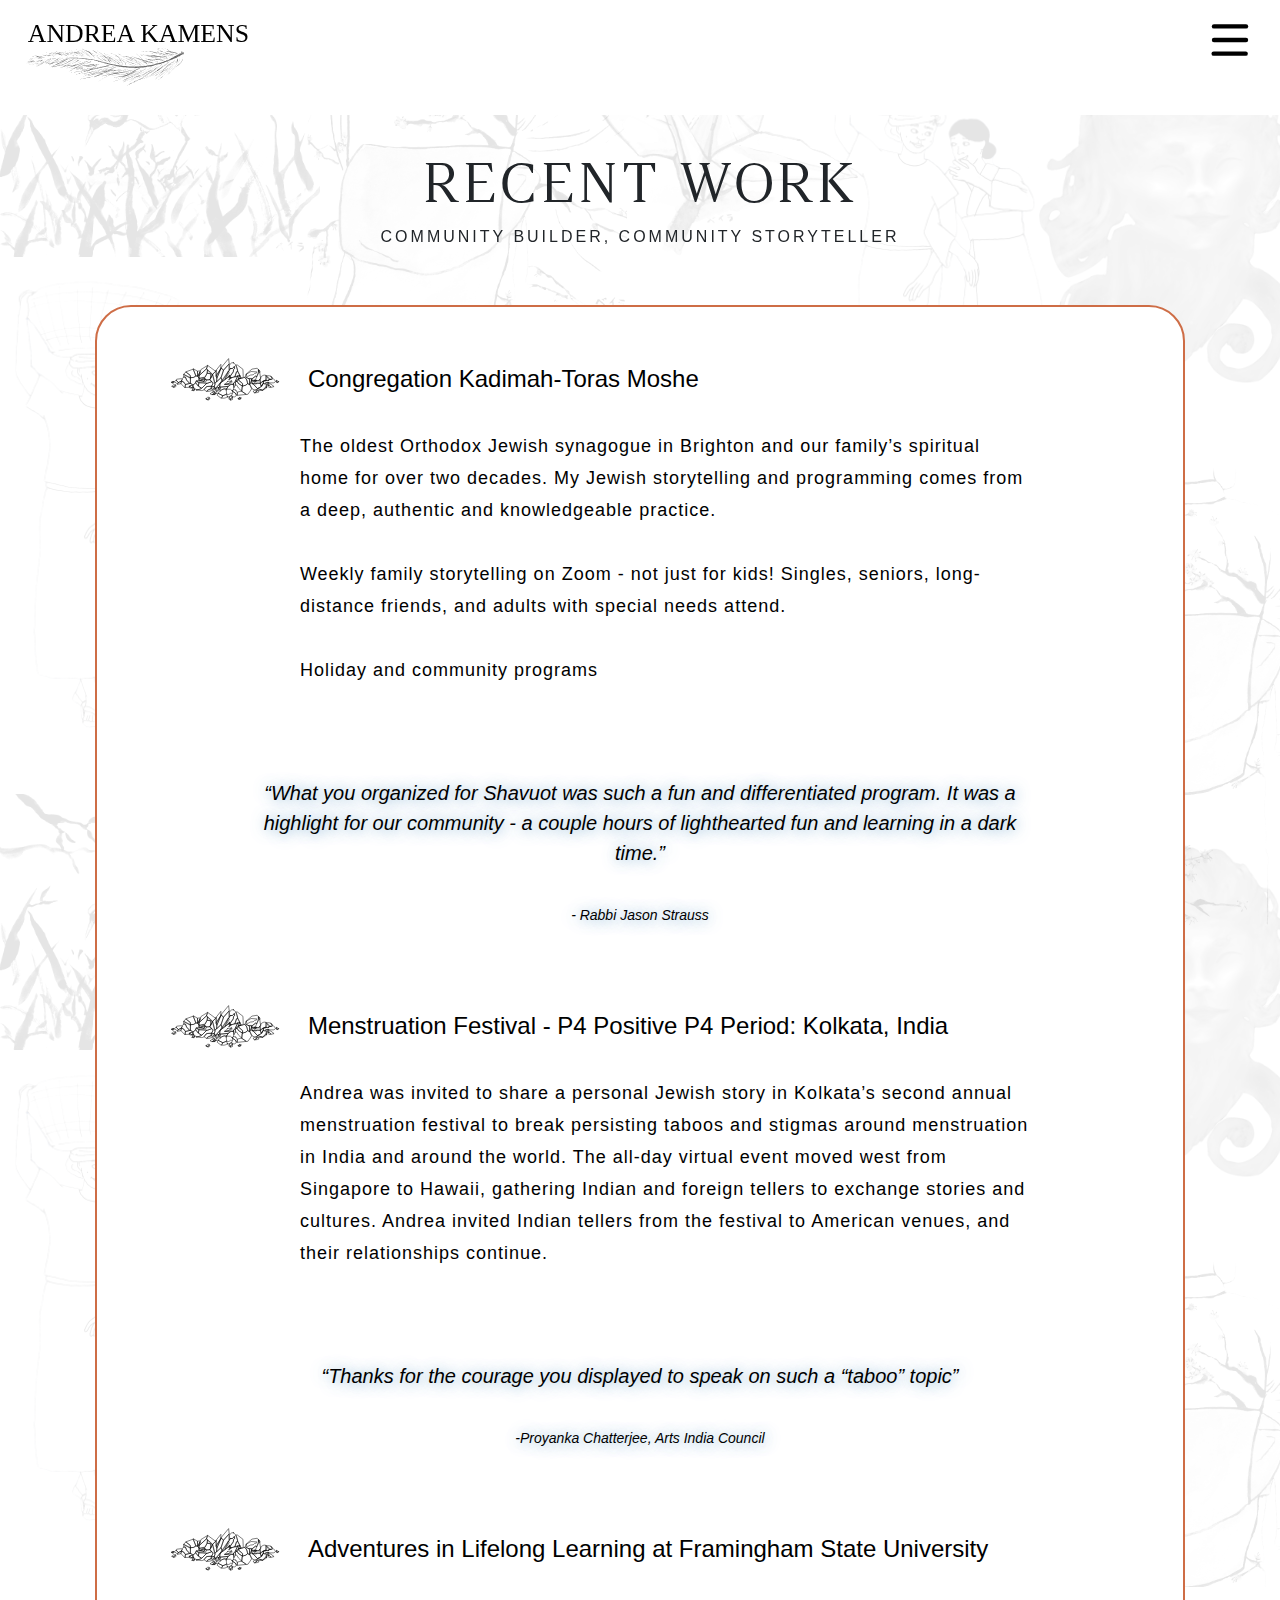
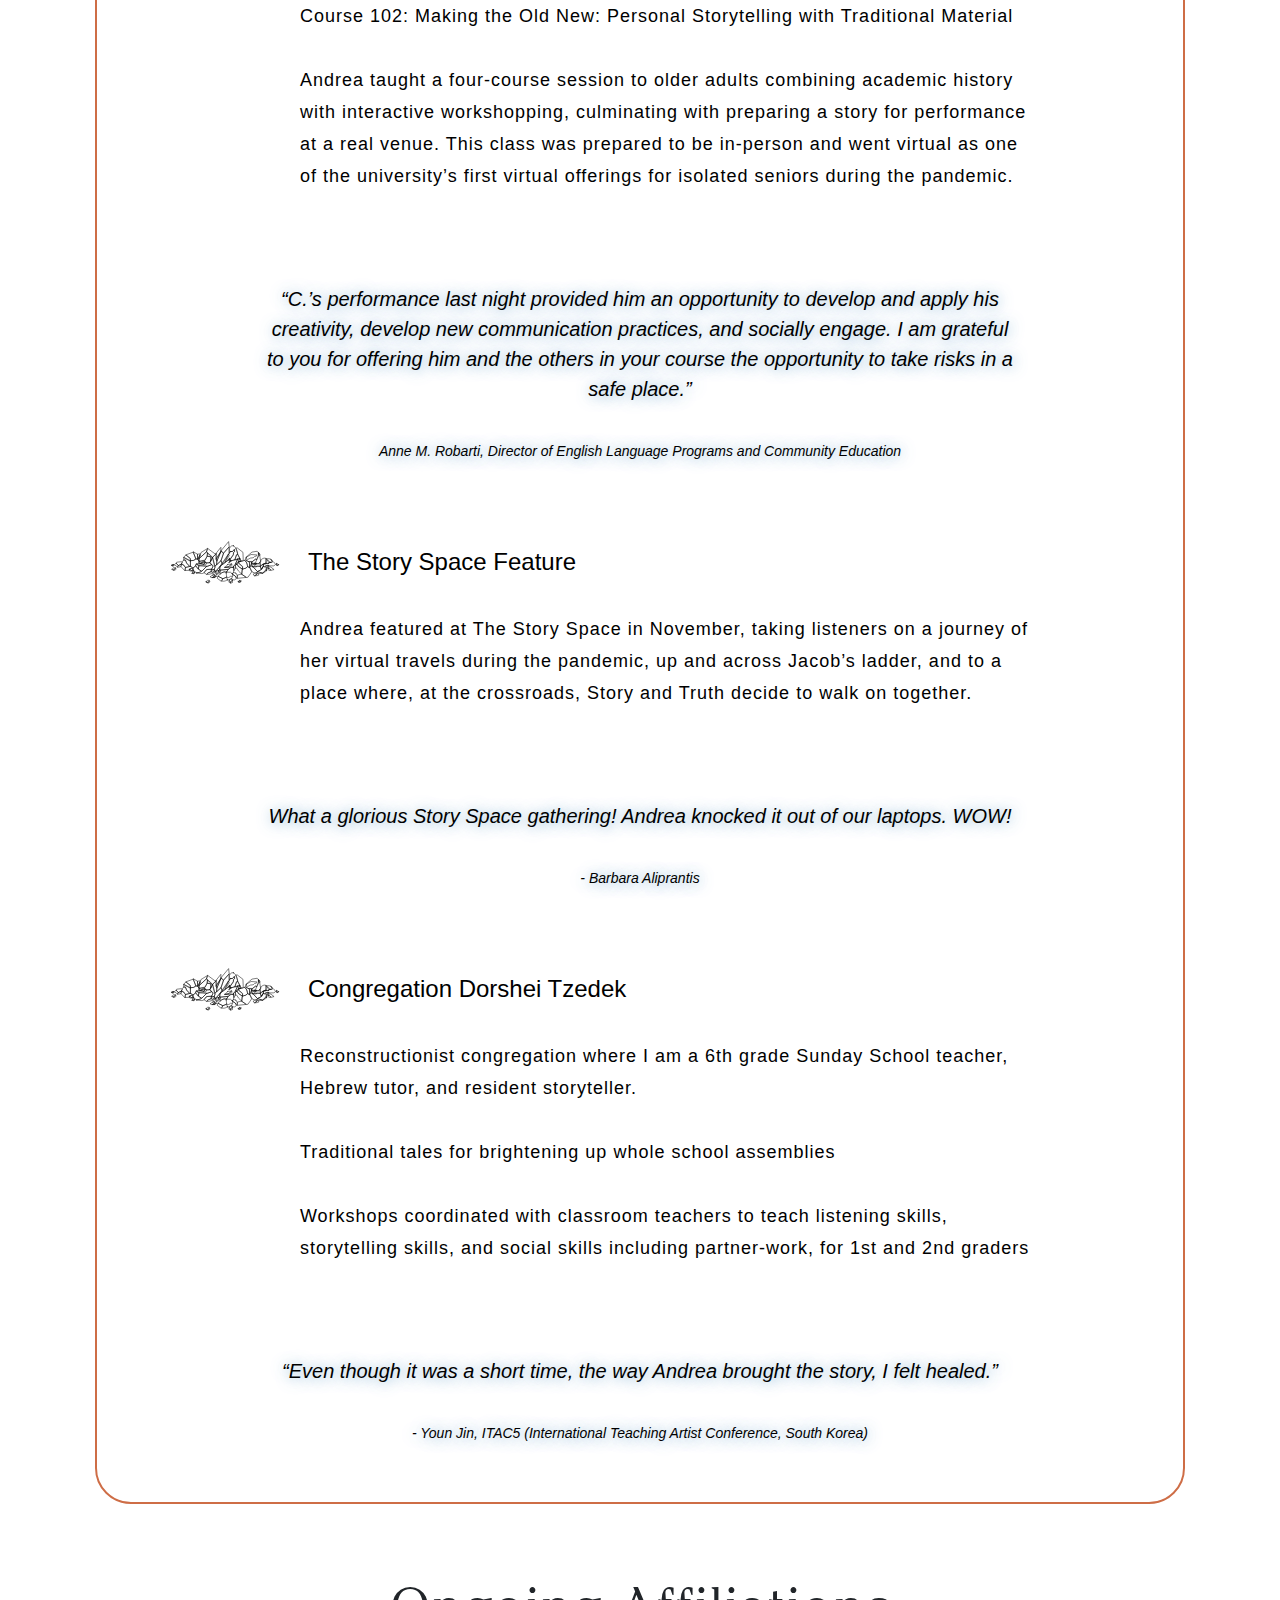
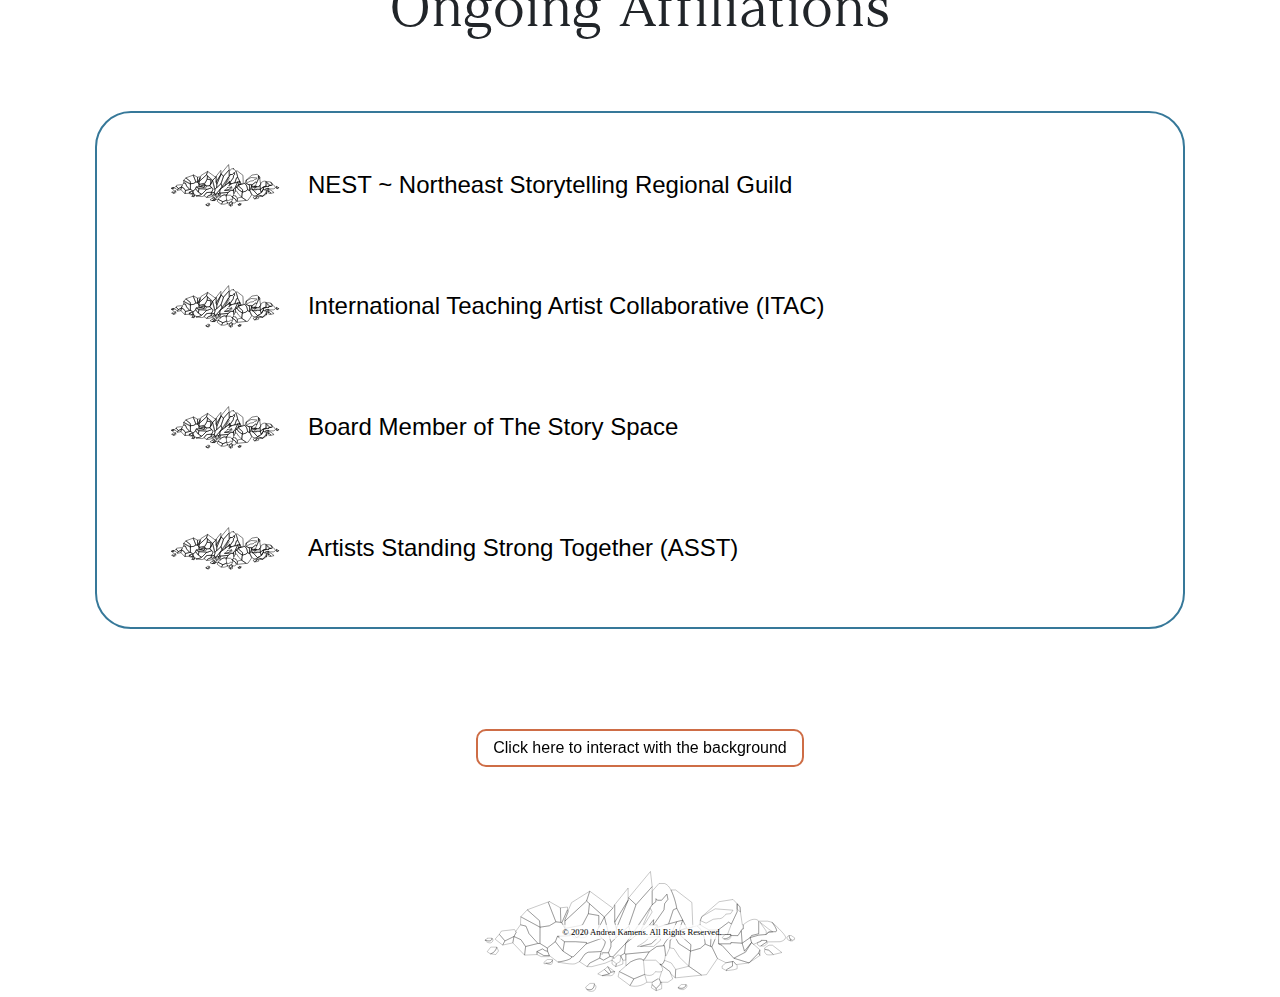
<file: recentwork.html>
<!DOCTYPE html>
<html>
    <head>
        <meta charset="utf-8">
        <meta http-equiv="X-UA-Compatible" content="IE=edge">
        <title>Recent Work | Andrea Kamens - Storyteller - Zoom, Virtual Storytelling, based in Boston, MA</title>
        <meta
        name="description"
        content="
      Recent Work. Andrea Kamens is a storyteller based in Boston, MA. She offers performances and workshops for
      children, adults, special needs groups, as well as Jewish storytelling.
      "
      />    <link rel="shortcut icon" type="image/jpg" href="images/favicon@2x.png"/>
        <meta name="viewport" content="width=device-width, initial-scale=1">
        <link href="https://fonts.googleapis.com/css2?family=Arsenal:ital,wght@0,400;0,700;1,400;1,700&display=swap" rel="stylesheet">
        <link rel="stylesheet" href="https://pro.fontawesome.com/releases/v5.10.0/css/all.css" integrity="sha384-AYmEC3Yw5cVb3ZcuHtOA93w35dYTsvhLPVnYs9eStHfGJvOvKxVfELGroGkvsg+p" crossorigin="anonymous"/>        <link href="https://fonts.googleapis.com/css2?family=Arsenal:ital,wght@0,400;0,700;1,400;1,700&display=swap" rel="stylesheet">
        <link rel="stylesheet" href="https://stackpath.bootstrapcdn.com/bootstrap/4.5.2/css/bootstrap.min.css" integrity="sha384-JcKb8q3iqJ61gNV9KGb8thSsNjpSL0n8PARn9HuZOnIxN0hoP+VmmDGMN5t9UJ0Z" crossorigin="anonymous">
        <link rel="stylesheet" href="styles.css">
        <script src="scripts.js"> </script> 
    <!-- Global site tag (gtag.js) - Google Analytics -->
    <script async src="https://www.googletagmanager.com/gtag/js?id=G-9RXG0J93ED"></script>
    <script>
      window.dataLayer = window.dataLayer || [];
      function gtag(){dataLayer.push(arguments);}
      gtag('js', new Date());

      gtag('config', 'G-9RXG0J93ED');
    </script>
    </head>
    <body>
        <!--HEADER ==========================================================================-->
     <header>
        <a href="index.html"> <img class="logo" src="images/logo-05.svg" /> </a>

        <!--HAMBURGER MENU-->
        <div class="menu-overlay closed"></div>
            <svg id='menuToggle' class="ham hamRotate ham7" viewBox="0 0 100 100" width="80" onclick="menuToggle()">
                <path
                      class="line top"
                      d="m 70,33 h -40 c 0,0 -6,1.368796 -6,8.5 0,7.131204 6,8.5013 6,8.5013 l 20,-0.0013" />
                <path
                      class="line middle"
                      d="m 70,50 h -40" />
                <path
                      class="line bottom"
                      d="m 69.575405,67.073826 h -40 c -5.592752,0 -6.873604,-9.348582 1.371031,-9.348582 8.244634,0 19.053564,21.797129 19.053564,12.274756 l 0,-40" />
              </svg>
        

        
              <ul id="mainMenu" class="menu closed">
                <li class="menu-item">
                  <a class="menu-link" href="index.html"> Home </a>
                </li>
        
                <li class="menu-item">
                  <a class="menu-link" href="about.html"> About Andrea</a>
                </li>
                <li class="menu-item">
                  <a class="menu-link" href="StorySpace.html">
                    Youth Standing Strong Camp
                  </a>
                </li>
                <li class="menu-item">
                  <a class="menu-link" href="StorySpace.html#storyspace">
                    The Story Space
                  </a>
                </li>
                <li class="menu-item">
                  <a class="menu-link" href="Video.html"> Watch A Video</a>
                </li>
                <li class="menu-item">
                  <a class="menu-link" href="offeringsandaudiences.html"> Offerings & Audiences</a>
                </li>
        
                <li class="menu-item">
                  <a class="menu-link" href="createyourprogram.html"> Create Your Program  </a>
                </li>
        
                <li class="menu-item">
                  <a class="menu-link" href="Calendar.html"> Calendar</a>
                </li>
        
                <li class="menu-item">
                  <a class="menu-link" href="recentwork.html"> Recent Work</a>
                </li>
        

              </ul>
</header>  

<div id="content" class="content"> 
    <!--PAGE TITLE ====================================================================-->
    
        <section class="page-title">
            <h1> Recent Work </h1>
            <p> Community builder, community storyteller </p>
        </section>




        <section class="container">
            <div class="press-sections">

<a href="https://www.kadimahtorasmoshe.org/" class="href press-link">
  <h3 class="press-item"> Congregation Kadimah-Toras Moshe </h3>

</a>
              
                <p class=" press-copy"> The oldest Orthodox Jewish synagogue in Brighton and our family’s spiritual home for over two decades. My Jewish storytelling and programming comes from a deep, authentic and knowledgeable practice.
                  <br>
                  <br>
                  
                     Weekly family storytelling on Zoom - not just for kids! Singles, seniors, long-distance friends, and adults with special needs attend.
                    <br>
                    <br>
                     Holiday and community programs

                  
                 
                    </p>




                <p class="press-page-quote"> “What you organized for Shavuot was such a fun and differentiated program. It was a highlight for our community - a couple hours of lighthearted fun and learning in a dark time.” 
                  <br>
                  <br>
                  <span style="font-style: italic; font-size: 14px;">- Rabbi Jason Strauss</span>
                  </p>




                  <h3 class="press-item"> Menstruation Festival - P4 Positive P4 Period: Kolkata, India </h3>
                  <p class=" press-copy"> Andrea was invited to share a personal Jewish story in  Kolkata’s second annual menstruation festival to break persisting taboos and stigmas around menstruation in India and around the world. The all-day virtual event moved west from Singapore to Hawaii, gathering Indian and foreign tellers to exchange stories and cultures. Andrea invited Indian tellers from the festival to American venues, and their relationships continue.  </p>
  
  


               
                <p class="press-page-quote"> “Thanks for the courage you displayed to speak on such a “taboo” topic” 
                  <br>
                  <br>
                  <span style="font-style: italic; font-size: 14px;">-Proyanka Chatterjee, Arts India Council </span> </p>



<a href="https://www.framingham.edu/academics/continuing-education/community-education/adventures-in-lifelong-learning/" class="href press-link">
  <h3 class="press-item"> Adventures in Lifelong Learning at Framingham State University </h3>
</a>
               
                <p class=" press-copy"> Course 102: Making the Old New: Personal Storytelling with Traditional Material
                  <br>
                  <br>
                  Andrea taught a four-course session to older adults combining academic history with interactive workshopping, culminating with preparing a story for performance at a real venue. This class was prepared to be in-person and went virtual as one of the university’s first virtual offerings for isolated seniors during the pandemic.   </p>


                <p class="press-page-quote">“C.’s performance last night  provided him an opportunity to develop and apply his creativity, develop new communication practices, and socially engage. I am grateful to you for offering him and the others in your course the opportunity to take risks in a safe place.” 
                  <br>
                  <br>
                  <span style="font-style: italic; font-size: 14px;"> Anne M. Robarti, Director of English Language Programs and Community Education </span>
                    </p>

<a href="StorySpace.html#storyspace" class="href press-link">
  <h3 class="press-item"> The Story Space Feature </h3>

</a>
                
                <p class=" press-copy"> Andrea featured at The Story Space in November, taking listeners on a journey of her virtual travels during the pandemic, up and across Jacob’s ladder, and to a place where, at the crossroads, Story and Truth decide to walk on together. </p>



               
                <p class="press-page-quote">  What a glorious Story Space gathering!  Andrea knocked it out of our laptops. WOW! 
                  <br>
                  <br>
                  <span style="font-style: italic; font-size: 14px;">- Barbara Aliprantis</span>
                    </p>


<a href="https://www.dorsheitzedek.org/" class="href press-link">
  <h3 class="press-item"> Congregation Dorshei Tzedek </h3>
</a>

                <p class=" press-copy"> Reconstructionist congregation where I am a 6th grade Sunday School teacher, Hebrew tutor, and resident storyteller.
<br>
<br>
                  
                    Traditional tales for brightening up whole school assemblies
                  <br>
                  <br>
                  Workshops coordinated with classroom teachers to teach listening skills, storytelling skills, and social skills including partner-work, for 1st and 2nd graders

                  
                  
                   </p>

                   <p class="press-page-quote">
                    “Even though it was a short time, the way Andrea brought the story, I felt healed.”
                    <br>
                    <br>
                    <span style="font-style: italic; font-size: 14px;">- Youn Jin, ITAC5 (International Teaching Artist Conference, South Korea)</span>
                  </p>
            </div>




            

        </section>

        <section class="container">
          <h1 id="ongoing-affiliations">Ongoing Affiliations</h1>
          <div class="ongoing-sections">

<a href="https://www.nestorytelling.org/" class="href press-link">
  <h3 class="press-item"> NEST ~ Northeast Storytelling Regional Guild </h3>
                <br>
                <br>

</a>

<a href="https://www.itac-collaborative.com/" class="href press-link">
  <h3 class="press-item"> International Teaching Artist Collaborative (ITAC)</h3>
  <br>
  <br>
  
</a>

<a href="StorySpace.html#storyspace" class="href press-link">
  <h3 class="press-item"> Board Member of The Story Space</h3>
            <br>
                <br>
  
</a>

<a href="StorySpace.html#asst" class="href press-link">
  <h3 class="press-item"> Artists Standing Strong Together (ASST) </h3>
              <br>
              <br>
  
</a>
              
             
            
              
              
              

      </section>
    </div>



    <!-- BACKGROUND ================================================================-->
    <div class="background">
      <div class="overlay"></div>
      <div class="top-half">
        <div
          class="image"
          id="image1"
          data-toggle="modal"
          data-target="#craneAndBranchesModal"
        >
          <img
            src="./images/Crane_and_Branches.png"
            alt="Andrea Kamens - StoryTeller - Crane and Branches Illustration"
          />
        </div>
        <div
          class="image"
          id="image2"
          data-toggle="modal"
          data-target="#kimonoModal"
        >
          <img
            src="./images/Kimono.png"
            alt="Andrea Kamens - StoryTeller - Kimono Illustration"
          />
        </div>
        <div
          class="image"
          id="image3"
          data-toggle="modal"
          data-target="#paperCraneModal"
        >
          <img
            src="./images/Paper_Crane.png"
            alt="Andrea Kamens - StoryTeller - Paper Crane Illustration"
          />
        </div>
        <div
          class="image"
          id="image4"
          data-toggle="modal"
          data-target="#twoGirlsModal"
        >
          <img
            src="./images/Two_Girls.png"
            alt="Andrea Kamens - StoryTeller - Two Girls Illustration"
          />

        </div>
        <div
          class="image"
          id="image5"
          data-toggle="modal"
          data-target="#sunModal"
        >
          <img
            src="./images/Sun.png"
            alt="Andrea Kamens - StoryTeller - Sun Illustration"
          />
        </div>
        <div
          class="image"
          id="image6"
          data-toggle="modal"
          data-target="#twoGirlsModal"
        >
          <img
            src="./images/Two_Girls.png"
            alt="Andrea Kamens - StoryTeller - Two Girls Illustration"
          />

        </div>
        <div
          class="image"
          id="image7"
          data-toggle="modal"
          data-target="#paperCraneModal"
        >
          <img
            src="./images/Paper_Crane.png"
            alt="Andrea Kamens - StoryTeller - Paper Crane Illustration"
          />
        </div>
        <div
          class="image"
          id="image8"
          data-toggle="modal"
          data-target="#sunModal"
        >
          <img
            src="./images/Sun.png"
            alt="Andrea Kamens - StoryTeller - Sun Illustration"
          />
        </div>
        <div
          class="image"
          id="image9"
          data-toggle="modal"
          data-target="#craneAndBranchesModal"
        >
          <img
            src="./images/Crane_and_Branches.png"
            alt="Andrea Kamens - StoryTeller - Crane and Branches Illustration"
          />
        </div>
        <div
          class="image"
          id="image10"
          data-toggle="modal"
          data-target="#kimonoModal"
        >
          <img
            src="./images/Kimono.png"
            alt="Andrea Kamens - StoryTeller - Kimono Illustration"
          />
        </div>
      </div>

      <div class="bottom-half">
        <div
          class="image"
          id="image1"
          data-toggle="modal"
          data-target="#craneAndBranchesModal"
        >
          <img
            src="./images/Crane_and_Branches.png"
            alt="Andrea Kamens - StoryTeller - Crane and Branches Illustration"
          />
        </div>
        <div
          class="image"
          id="image2"
          data-toggle="modal"
          data-target="#kimonoModal"
        >
          <img
            src="./images/Kimono.png"
            alt="Andrea Kamens - StoryTeller - Kimono Illustration"
          />
        </div>
        <div
          class="image"
          id="image3"
          data-toggle="modal"
          data-target="#paperCraneModal"
        >
          <img
            src="./images/Paper_Crane.png"
            alt="Andrea Kamens - StoryTeller - Paper Crane Illustration"
          />
        </div>
        <div
          class="image"
          id="image4"
          data-toggle="modal"
          data-target="#twoGirlsModal"
        >
          <img
            src="./images/Two_Girls.png"
            alt="Andrea Kamens - StoryTeller - Two Girls Illustration"
          />

        </div>
        <div
          class="image"
          id="image5"
          data-toggle="modal"
          data-target="#sunModal"
        >
          <img
            src="./images/Sun.png"
            alt="Andrea Kamens - StoryTeller - Sun Illustration"
          />
        </div>
        <div
          class="image"
          id="image6"
          data-toggle="modal"
          data-target="#twoGirlsModal"
        >
          <img
            src="./images/Two_Girls.png"
            alt="Andrea Kamens - StoryTeller - Two Girls Illustration"
          />

        </div>
        <div
          class="image"
          id="image7"
          data-toggle="modal"
          data-target="#paperCraneModal"
        >
          <img
            src="./images/Paper_Crane.png"
            alt="Andrea Kamens - StoryTeller - Paper Crane Illustration"
          />
        </div>
        <div
          class="image"
          id="image8"
          data-toggle="modal"
          data-target="#sunModal"
        >
          <img
            src="./images/Sun.png"
            alt="Andrea Kamens - StoryTeller - Sun Illustration"
          />
        </div>
        <div
          class="image"
          id="image9"
          data-toggle="modal"
          data-target="#craneAndBranchesModal"
        >
          <img
            src="./images/Crane_and_Branches.png"
            alt="Andrea Kamens - StoryTeller - Crane and Branches Illustration"
          />
        </div>
        <div
          class="image"
          id="image10"
          data-toggle="modal"
          data-target="#kimonoModal"
        >
          <img
            src="./images/Kimono.png"
            alt="Andrea Kamens - StoryTeller - Kimono Illustration"
          />
        </div>
      </div>
    </div>

    <!--Crange and Branches Modal -->
    <div
      class="modal fade"
      id="craneAndBranchesModal"
      tabindex="-1"
      role="dialog"
      aria-labelledby="Crane And Branches"
      aria-hidden="true"
    >
      <div class="modal-dialog modal-lg modal-dialog-centered" role="document">
        <div class="modal-content">
          <div class="modal-header">
            <h5 class="modal-title" id="exampleModalLongTitle">
              Crane Wife by Bayla Kamens
            </h5>
            <button
              type="button"
              class="close"
              data-dismiss="modal"
              aria-label="Close"
            >
              <span aria-hidden="true">&times;</span>
            </button>
          </div>
          <div class="modal-body">
            <div class="modal-image">
              <img src="./images/Crane_and_Branches_Original.jpg" alt="" />
              <p style="font-size: 12px; text-align: right">
                <a target="_blank" href="https://www.instagram.com/bella_quill/?hl=en"
                  >Illustration by @bella_quill</a
                >
              </p>
            </div>
          </div>

          <div class="modal-footer">
            <p>
              "He followed that sound until he came to the crane itself..."
              <br />
              <br />
              - The Crane Wife. A traditional retelling by Andrea Kamens.
            </p>
          </div>
        </div>
      </div>
    </div>

    <!--Kimono"Modal -->
    <div
      class="modal fade"
      id="kimonoModal"
      tabindex="-1"
      role="dialog"
      aria-labelledby="Kimono"
      aria-hidden="true"
    >
      <div class="modal-dialog modal-lg modal-dialog-centered" role="document">
        <div class="modal-content">
          <div class="modal-header">
            <h5 class="modal-title" id="exampleModalLongTitle">
              Kimono"by Bayla Kamens
            </h5>
            <button
              type="button"
              class="close"
              data-dismiss="modal"
              aria-label="Close"
            >
              <span aria-hidden="true">&times;</span>
            </button>
          </div>
          <div class="modal-body">
            <div class="modal-image">
              <img src="./images/Kimono_Original.jpg" alt="" />
              <p style="font-size: 12px; text-align: right">
                <a target="_blank" href="https://www.instagram.com/bella_quill/?hl=en"
                  >Illustration by @bella_quill</a
                >
              </p>
            </div>
          </div>
          <div class="modal-footer">
            <p>
              "A Kimono"was normally not for a child as young as 12, but her
              parents knew."
              <br />
              <br />
              - Sadako Sasaki and the Paper Cranes. Story by Andrea Kamens. 
            </p>
          </div>
        </div>
      </div>
    </div>

    <!--Paper Crane Modal -->
    <div
      class="modal fade"
      id="paperCraneModal"
      tabindex="-1"
      role="dialog"
      aria-labelledby="Paper Crane"
      aria-hidden="true"
    >
      <div class="modal-dialog modal-lg modal-dialog-centered" role="document">
        <div class="modal-content">
          <div class="modal-header">
            <h5 class="modal-title" id="exampleModalLongTitle">
              Paper Crane by Bayla Kamens
            </h5>
            <button
              type="button"
              class="close"
              data-dismiss="modal"
              aria-label="Close"
            >
              <span aria-hidden="true">&times;</span>
            </button>
          </div>
          <div class="modal-body">
            <div class="modal-image">
              <img src="./images/Crane_Original.jpg" alt="" />
              <p style="font-size: 12px; text-align: right">
                <a target="_blank" href="https://www.instagram.com/bella_quill/?hl=en"
                  >Illustration by @bella_quill</a
                >
              </p>
            </div>
          </div>
          <div class="modal-footer">
            <p>"Make a thousand paper cranes, and a wish, and it will come true..."  
              <br />
              <br />
              - Sadako Sasaki and the Paper Cranes. Story by Andrea Kamens. 
            </p>
          </div>
        </div>
      </div>
    </div>
    <!--Two Girls Modal -->
    <div
      class="modal fade"
      id="twoGirlsModal"
      tabindex="-1"
      role="dialog"
      aria-labelledby="two Girls"
      aria-hidden="true"
    >
      <div class="modal-dialog modal-lg modal-dialog-centered" role="document">
        <div class="modal-content">
          <div class="modal-header">
            <h5 class="modal-title" id="exampleModalLongTitle">
              Wise Maids by Bayla Kamens
            </h5>
            <button
              type="button"
              class="close"
              data-dismiss="modal"
              aria-label="Close"
            >
              <span aria-hidden="true">&times;</span>
            </button>
          </div>
          <div class="modal-body">
            <div class="modal-image">
              <img src="./images/Two_Girls_Original.png" alt="" />
              <p style="font-size: 12px; text-align: right">
                <a target="_blank" href="https://www.instagram.com/bella_quill/?hl=en"
                  >Illustration by @bella_quill</a
                >
              </p>
            </div>
          </div>
          <div class="modal-footer">
            <p>
              "The two maids were friends, and friends talk, and talk, once out
              there, gets around.
              <br />

              Queen Ganda and Queen Mei each found out what the other had said,
              and the shadow grew... "
              <br />
              <br />
              - The Two Wise Maids, an original tale by Andrea Kamens.
            </p>
          </div>
        </div>
      </div>
    </div>
    <!--Sun Modal -->
    <div
      class="modal fade"
      id="sunModal"
      tabindex="-1"
      role="dialog"
      aria-labelledby="Sun"
      aria-hidden="true"
    >
      <div class="modal-dialog modal-lg modal-dialog-centered" role="document">
        <div class="modal-content">
          <div class="modal-header">
            <h5 class="modal-title" id="exampleModalLongTitle">
              Ora by Bayla Kamens
            </h5>
            <button
              type="button"
              class="close"
              data-dismiss="modal"
              aria-label="Close"
            >
              <span aria-hidden="true">&times;</span>
            </button>
          </div>
          <div class="modal-body">
            <div class="modal-image">
              <img src="./images/Sun_Original.png" alt="" />
              <p style="font-size: 12px; text-align: right">
                <a target="_blank" href="https://www.instagram.com/bella_quill/?hl=en"
                  >Illustration by @bella_quill</a
                >
              </p>
            </div>
          </div>
          <div class="modal-footer">
            <p>
              "There was one fire demon, a little girl-demon named Ora, who
              liked to play among the humans."
              <br />
              <br />
              - Ora and the Fire Demons, an original tale by Andrea Kamens.
            </p>
          </div>
        </div>
      </div>
    </div>

    <button
      class="background-toggle-x"
      onclick="toggleBackground()"
      class="btn"
    >
      <i class="fas fa-undo-alt 3x"></i>
    </button>

    <div class="background-toggle-wrapper">
      <button
        class="background-toggle"
        onclick="toggleBackground()"
        class="btn btn-center"
      >
        Click here to interact with the background
      </button>
    </div>


<!-- FOOTER ==========================================================================-->

    <footer>
        <img class="footer-img" src="images/rock_illustrations-04.svg">
    </footer>


    <!-- SCRIPTS   -->
    <script src="https://code.jquery.com/jquery-3.5.1.slim.min.js" integrity="sha384-DfXdz2htPH0lsSSs5nCTpuj/zy4C+OGpamoFVy38MVBnE+IbbVYUew+OrCXaRkfj" crossorigin="anonymous"></script>
    <script src="https://cdn.jsdelivr.net/npm/popper.js@1.16.1/dist/umd/popper.min.js" integrity="sha384-9/reFTGAW83EW2RDu2S0VKaIzap3H66lZH81PoYlFhbGU+6BZp6G7niu735Sk7lN" crossorigin="anonymous"></script>
    <script src="https://cdn.jsdelivr.net/npm/bootstrap@4.5.3/dist/js/bootstrap.min.js" integrity="sha384-w1Q4orYjBQndcko6MimVbzY0tgp4pWB4lZ7lr30WKz0vr/aWKhXdBNmNb5D92v7s" crossorigin="anonymous"></script>   
    <script src="https://unpkg.com/swiper/swiper-bundle.min.js"></script>
      <!--BACKGROUND-->
      
      <script>
      function toggleBackground(){
          var overlay = document.querySelector('.overlay');
          var content = document.querySelector('#content');
          var background = document.querySelector('.background');
          var backgroundButton = document.querySelector('.background-toggle');
          var backgroundX = document.querySelector('.background-toggle-x');

          window.scrollTo(0,0);

          overlay.classList.toggle("hidden");
          content.classList.toggle("invisible");
          background.classList.toggle("front");
          backgroundButton.classList.toggle("hidden");
          backgroundX.classList.toggle("show");
      }
</script>
       
     
    </body>
</html>
</file>
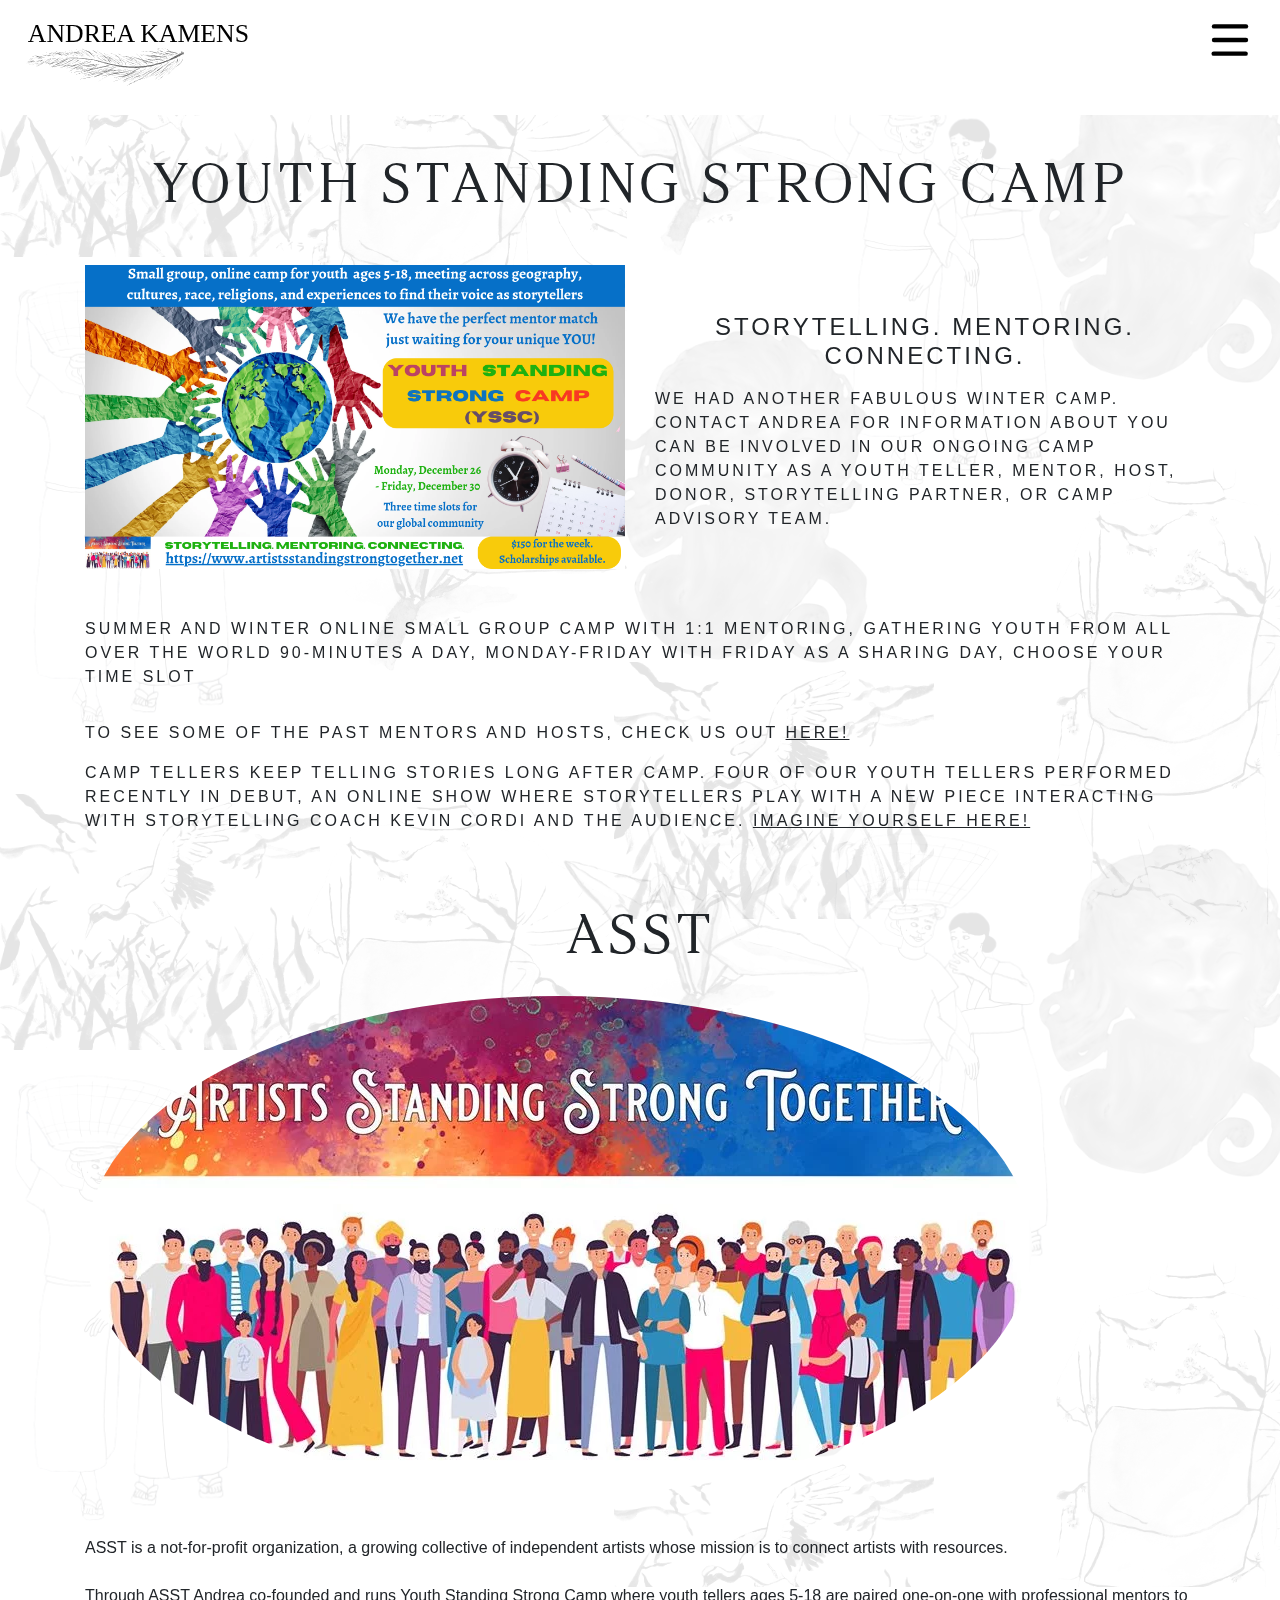
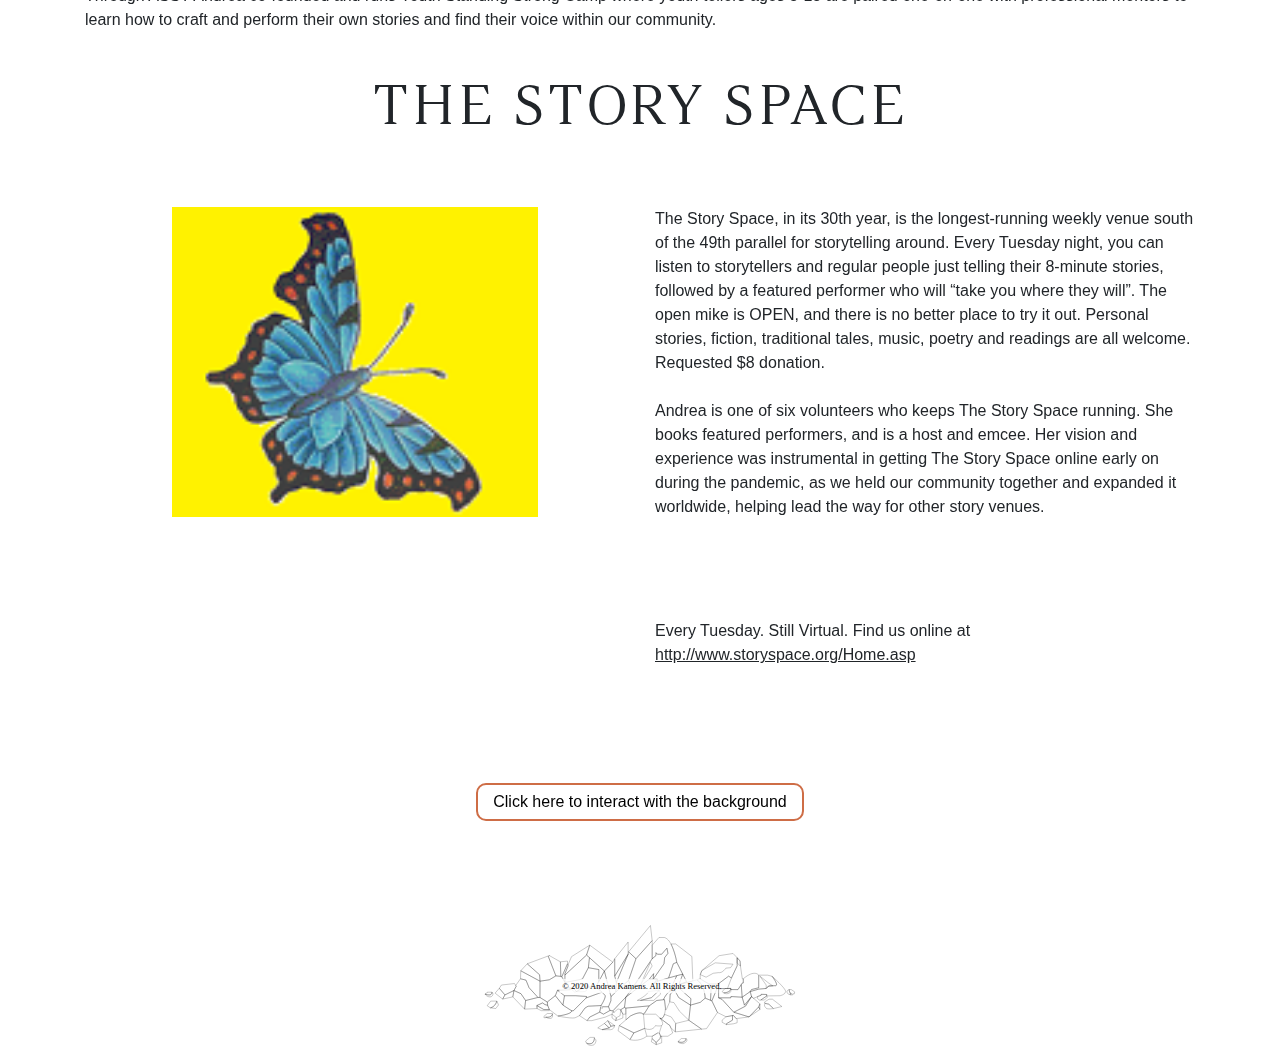
<file: StorySpace.html>
<!DOCTYPE html>
<html>
  <head>
    <meta charset="utf-8" />
    <meta http-equiv="X-UA-Compatible" content="IE=edge" />
    <title>
      Youth Standing Strong Camp | Andrea Kamens - Storyteller - Zoom, Virtual Storytelling,
      based in Boston, MA
    </title>
    <meta
      name="description"
      content=" The Story Space. 
  Andrea Kamens is a storyteller based in Boston, MA. She offers performances and workshops for
  children, adults, special needs groups, as well as Jewish storytelling.
  "
    />
    <link rel="shortcut icon" type="image/jpg" href="images/favicon@2x.png" />

    <meta name="viewport" content="width=device-width, initial-scale=1" />
    <link
      rel="stylesheet"
      href="https://pro.fontawesome.com/releases/v5.10.0/css/all.css"
      integrity="sha384-AYmEC3Yw5cVb3ZcuHtOA93w35dYTsvhLPVnYs9eStHfGJvOvKxVfELGroGkvsg+p"
      crossorigin="anonymous"
    />
    <link
      href="https://fonts.googleapis.com/css2?family=Arsenal:ital,wght@0,400;0,700;1,400;1,700&display=swap"
      rel="stylesheet"
    />
    <link
      rel="stylesheet"
      href="https://stackpath.bootstrapcdn.com/bootstrap/4.5.2/css/bootstrap.min.css"
      integrity="sha384-JcKb8q3iqJ61gNV9KGb8thSsNjpSL0n8PARn9HuZOnIxN0hoP+VmmDGMN5t9UJ0Z"
      crossorigin="anonymous"
    />
    <link rel="stylesheet" href="styles.css" />
    <script src="scripts.js"></script>
    <!-- Global site tag (gtag.js) - Google Analytics -->
    <script async src="https://www.googletagmanager.com/gtag/js?id=G-9RXG0J93ED"></script>
    <script>
      window.dataLayer = window.dataLayer || [];
      function gtag(){dataLayer.push(arguments);}
      gtag('js', new Date());

      gtag('config', 'G-9RXG0J93ED');
    </script>
  </head>
  <body>
    <!--HEADER ==========================================================================-->
    <header>
      <a href="index.html"> <img class="logo" src="images/logo-05.svg" /> </a>

      <!--HAMBURGER MENU-->
      <div class="menu-overlay closed"></div>
      <svg
        id="menuToggle"
        class="ham hamRotate ham7"
        viewBox="0 0 100 100"
        width="80"
        onclick="menuToggle()"
      >
        <path
          class="line top"
          d="m 70,33 h -40 c 0,0 -6,1.368796 -6,8.5 0,7.131204 6,8.5013 6,8.5013 l 20,-0.0013"
        />
        <path class="line middle" d="m 70,50 h -40" />
        <path
          class="line bottom"
          d="m 69.575405,67.073826 h -40 c -5.592752,0 -6.873604,-9.348582 1.371031,-9.348582 8.244634,0 19.053564,21.797129 19.053564,12.274756 l 0,-40"
        />
      </svg>

      <ul id="mainMenu" class="menu closed">
        <li class="menu-item">
          <a class="menu-link" href="index.html"> Home </a>
        </li>

        <li class="menu-item">
          <a class="menu-link" href="about.html"> About Andrea</a>
        </li>
        <li class="menu-item">
          <a class="menu-link" href="StorySpace.html">
            Youth Standing Strong Camp
          </a>
        </li>
        <li class="menu-item">
          <a class="menu-link" href="offeringsandaudiences.html">
            Offerings & Audiences</a
          >
        </li>

        <li class="menu-item">
          <a class="menu-link" href="createyourprogram.html">
            Create Your Program
          </a>
        </li>

        <li class="menu-item">
          <a class="menu-link" href="Calendar.html"> Calendar</a>
        </li>

        <li class="menu-item">
          <a class="menu-link" href="Video.html"> Watch A Video</a>
        </li>

        <li class="menu-item">
          <a class="menu-link" href="recentwork.html"> Recent Work</a>
        </li>

      </ul>
    </header>

    <div class="content">
      <!--PAGE TITLE ====================================================================-->
      <section class="page-title">
        
          <div class="container">
        <h1>Youth Standing Strong Camp</h1>
            <div class="mt-5 mb-5">
              <div class="row" >
                <div class="col-lg-6" style="display: flex; align-items: center">
                  <img class="cursor-pointer" width="100%" onclick="openYSSPdf()" class="youth-standing-strong" src="./images/ysst-flyer-3.png" alt="Youth Standing Strong Camp">
                </div>
                <div class="col-lg-6">
                  <h4 class="mt-5">Storytelling. Mentoring. Connecting.</h4>
                  <!-- <p class="alert">Winter Camp Coming Soon -->
                  </p>
                  <p class="text-left">
                    We had another fabulous winter camp. Contact Andrea for information about you can be involved in our ongoing camp community as a youth teller, mentor, host, donor, storytelling partner, or camp advisory team.
                  </p>
                  
                 
                 
                 
                </div>
              
              </div>
              <p class="text-left mt-5">
                Summer and Winter ONLINE SMALL GROUP CAMP WITH 1:1 MENTORING, GATHERING YOUTH FROM ALL OVER THE WORLD 90-MINUTES A DAY, MONDAY-FRIDAY WITH FRIDAY AS A SHARING DAY, CHOOSE YOUR TIME SLOT
              </p>
              <div style="margin: 2rem 0;">
                <p style="text-align: left">To see some of the past mentors and hosts, check us out <a style="text-decoration: underline" href="https://www.artistsstandingstrongtogether.net/yssc-past-staff" target="_blank">here!</a></p>
                <p style="text-align: left">Camp tellers keep telling stories long after camp. Four of our Youth
                  Tellers performed recently in Debut, an online show where storytellers
                  play with a new piece interacting with storytelling coach Kevin Cordi
                  and the audience.  <a style="text-decoration: underline" href="https://www.eventcombo.com/e/Debut-Spotlight-on-Youth-Fusion-of-Storytelling-and-Play-February-45067" target="_blank">Imagine yourself here!</a></p>
    
                </div>
    
              </div>
         

             

          </div>
      </section>


      <section class="page-title">
        <h2>ASST</h2>
      </section>

      <div class="container">
        <a href="https://www.artistsstandingstrongtogether.net/history">
          <img src="images/assa-img.webp" class="assa-img" alt=""
        /></a>
        <p class="assa-copy">
          ASST is a not-for-profit organization, a growing collective of independent artists whose mission is to connect artists with resources.
          <br />
          <br />

          Through ASST Andrea co-founded and runs Youth Standing Strong Camp where youth tellers ages 5-18 are paired one-on-one with professional mentors to learn how to craft and perform their own stories and find their voice within our community.
        </p>
      </div>

            <section class="page-title">
        <h1>The Story Space</h1>
      </section>

      <div class="story-space-wrapper">
        <div class="container">
          <div class="row">
            <div class="col-lg-6">
              <a href="https://www.storyspace.org/Home.asp">
                <img
                  src="images/Butterfly_Yel_Logo.png"
                  class="story-space-img"
                  alt=""
              /></a>
            </div>
            <div class="col-lg-6">
              <p class="story-space-copy">
                The Story Space, in its 30th year, is the longest-running weekly
                venue south of the 49th parallel for storytelling around. Every
                Tuesday night, you can listen to storytellers and regular people
                just telling their 8-minute stories, followed by a featured
                performer who will “take you where they will”. The open mike is
                OPEN, and there is no better place to try it out. Personal
                stories, fiction, traditional tales, music, poetry and readings
                are all welcome. Requested $8 donation.
                <br />
                <br />
                Andrea is one of six volunteers who keeps The Story Space
                running. She books featured performers, and is a host and emcee.
                Her vision and experience was instrumental in getting The Story
                Space online early on during the pandemic, as we held our
                community together and expanded it worldwide, helping lead the
                way for other story venues.
              </p>
              <p>
                Every Tuesday. Still Virtual. Find us online at <a style="text-decoration: underline" target="_blank" href="http://www.storyspace.org/Home.asp">http://www.storyspace.org/Home.asp</a>
              </p>
            </div>
          </div>
        </div>
      </div>
    </div>

    <!-- BACKGROUND ================================================================-->
    <div class="background">
      <div class="overlay"></div>
      <div class="top-half">
        <div
          class="image"
          id="image1"
          data-toggle="modal"
          data-target="#craneAndBranchesModal"
        >
          <img
            src="./images/Crane_and_Branches.png"
            alt="Andrea Kamens - StoryTeller - Crane and Branches Illustration"
          />
        </div>
        <div
          class="image"
          id="image2"
          data-toggle="modal"
          data-target="#kimonoModal"
        >
          <img
            src="./images/Kimono.png"
            alt="Andrea Kamens - StoryTeller - Kimono Illustration"
          />
        </div>
        <div
          class="image"
          id="image3"
          data-toggle="modal"
          data-target="#paperCraneModal"
        >
          <img
            src="./images/Paper_Crane.png"
            alt="Andrea Kamens - StoryTeller - Paper Crane Illustration"
          />
        </div>
        <div
          class="image"
          id="image4"
          data-toggle="modal"
          data-target="#twoGirlsModal"
        >
          <img
            src="./images/Two_Girls.png"
            alt="Andrea Kamens - StoryTeller - Two Girls Illustration"
          />


        </div>
        <div
          class="image"
          id="image5"
          data-toggle="modal"
          data-target="#sunModal"
        >
          <img
            src="./images/Sun.png"
            alt="Andrea Kamens - StoryTeller - Sun Illustration"
          />
        </div>
        <div
          class="image"
          id="image6"
          data-toggle="modal"
          data-target="#twoGirlsModal"
        ><img
            src="./images/Two_Girls.png"
            alt="Andrea Kamens - StoryTeller - Two Girls Illustration"
          />

        </div>
        <div
          class="image"
          id="image7"
          data-toggle="modal"
          data-target="#paperCraneModal"
        >
          <img
            src="./images/Paper_Crane.png"
            alt="Andrea Kamens - StoryTeller - Paper Crane Illustration"
          />
        </div>
        <div
          class="image"
          id="image8"
          data-toggle="modal"
          data-target="#sunModal"
        >
          <img
            src="./images/Sun.png"
            alt="Andrea Kamens - StoryTeller - Sun Illustration"
          />
        </div>
        <div
          class="image"
          id="image9"
          data-toggle="modal"
          data-target="#craneAndBranchesModal"
        >
          <img
            src="./images/Crane_and_Branches.png"
            alt="Andrea Kamens - StoryTeller - Crane and Branches Illustration"
          />
        </div>
        <div
          class="image"
          id="image10"
          data-toggle="modal"
          data-target="#kimonoModal"
        >
          <img
            src="./images/Kimono.png"
            alt="Andrea Kamens - StoryTeller - Kimono Illustration"
          />
        </div>
      </div>

      <div class="bottom-half">
        <div
          class="image"
          id="image1"
          data-toggle="modal"
          data-target="#craneAndBranchesModal"
        >
          <img
            src="./images/Crane_and_Branches.png"
            alt="Andrea Kamens - StoryTeller - Crane and Branches Illustration"
          />
        </div>
        <div
          class="image"
          id="image2"
          data-toggle="modal"
          data-target="#kimonoModal"
        >
          <img
            src="./images/Kimono.png"
            alt="Andrea Kamens - StoryTeller - Kimono Illustration"
          />
        </div>
        <div
          class="image"
          id="image3"
          data-toggle="modal"
          data-target="#paperCraneModal"
        >
          <img
            src="./images/Paper_Crane.png"
            alt="Andrea Kamens - StoryTeller - Paper Crane Illustration"
          />
        </div>
        <div
          class="image"
          id="image4"
          data-toggle="modal"
        >
        <img
        src="./images/Two_Girls.png"
        alt="Andrea Kamens - StoryTeller - Two Girls Illustration"
      />


        </div>
        <div
          class="image"
          id="image5"
          data-toggle="modal"
          data-target="#sunModal"
        >
          <img
            src="./images/Sun.png"
            alt="Andrea Kamens - StoryTeller - Sun Illustration"
          />
        </div>
        <div
          class="image"
          id="image6"
          
        >
        <img
            src="./images/Two_Girls.png"
            alt="Andrea Kamens - StoryTeller - Two Girls Illustration"
          />

        </div>
        <div
          class="image"
          id="image7"
          data-toggle="modal"
          data-target="#paperCraneModal"
        >
          <img
            src="./images/Paper_Crane.png"
            alt="Andrea Kamens - StoryTeller - Paper Crane Illustration"
          />
        </div>
        <div
          class="image"
          id="image8"
          data-toggle="modal"
          data-target="#sunModal"
        >
          <img
            src="./images/Sun.png"
            alt="Andrea Kamens - StoryTeller - Sun Illustration"
          />
        </div>
        <div
          class="image"
          id="image9"
          data-toggle="modal"
          data-target="#craneAndBranchesModal"
        >
          <img
            src="./images/Crane_and_Branches.png"
            alt="Andrea Kamens - StoryTeller - Crane and Branches Illustration"
          />
        </div>
        <div
          class="image"
          id="image10"
          data-toggle="modal"
          data-target="#kimonoModal"
        >
          <img
            src="./images/Kimono.png"
            alt="Andrea Kamens - StoryTeller - Kimono Illustration"
          />
        </div>
      </div>
    </div>

    <!--Crange and Branches Modal -->
    <div
      class="modal fade"
      id="craneAndBranchesModal"
      tabindex="-1"
      role="dialog"
      aria-labelledby="Crane And Branches"
      aria-hidden="true"
    >
      <div class="modal-dialog modal-lg modal-dialog-centered" role="document">
        <div class="modal-content">
          <div class="modal-header">
            <h5 class="modal-title" id="exampleModalLongTitle">
              Crane Wife by Bayla Kamens
            </h5>
            <button
              type="button"
              class="close"
              data-dismiss="modal"
              aria-label="Close"
            >
              <span aria-hidden="true">&times;</span>
            </button>
          </div>
          <div class="modal-body">
            <div class="modal-image">
              <img src="./images/Crane_and_Branches_Original.jpg" alt="" />
              <p style="font-size: 12px; text-align: right">
                <a target="_blank" href="https://www.instagram.com/bella_quill/?hl=en"la_quill/?hl=en"
                  >Illustration by @bella_quill</a
                >
              </p>
            </div>
          </div>

          <div class="modal-footer">
            <p>
              "He followed that sound until he came to the crane itself..."
              <br />
              <br />
              - The Crane Wife. A traditional retelling by Andrea Kamens.
            </p>
          </div>
        </div>
      </div>
    </div>

    <!--Kimono"Modal -->
    <div
      class="modal fade"
      id="kimonoModal"
      tabindex="-1"
      role="dialog"
      aria-labelledby="Kimono"
      aria-hidden="true"
    >
      <div class="modal-dialog modal-lg modal-dialog-centered" role="document">
        <div class="modal-content">
          <div class="modal-header">
            <h5 class="modal-title" id="exampleModalLongTitle">
              Kimono"by Bayla Kamens
            </h5>
            <button
              type="button"
              class="close"
              data-dismiss="modal"
              aria-label="Close"
            >
              <span aria-hidden="true">&times;</span>
            </button>
          </div>
          <div class="modal-body">
            <div class="modal-image">
              <img src="./images/Kimono_Original.jpg" alt="" />
              <p style="font-size: 12px; text-align: right">
                <a target="_blank" href="https://www.instagram.com/bella_quill/?hl=en"la_quill/?hl=en"
                  >Illustration by @bella_quill</a
                >
              </p>
            </div>
          </div>
          <div class="modal-footer">
            <p>
              "A Kimono"was normally not for a child as young as 12, but her
              parents knew."
              <br />
              <br />
              - Sadako Sasaki and the Paper Cranes. Story by Andrea Kamens.
            </p>
          </div>
        </div>
      </div>
    </div>

    <!--Paper Crane Modal -->
    <div
      class="modal fade"
      id="paperCraneModal"
      tabindex="-1"
      role="dialog"
      aria-labelledby="Paper Crane"
      aria-hidden="true"
    >
      <div class="modal-dialog modal-lg modal-dialog-centered" role="document">
        <div class="modal-content">
          <div class="modal-header">
            <h5 class="modal-title" id="exampleModalLongTitle">
              Paper Crane by Bayla Kamens
            </h5>
            <button
              type="button"
              class="close"
              data-dismiss="modal"
              aria-label="Close"
            >
              <span aria-hidden="true">&times;</span>
            </button>
          </div>
          <div class="modal-body">
            <div class="modal-image">
              <img src="./images/Crane_Original.jpg" alt="" />
              <p style="font-size: 12px; text-align: right">
                <a target="_blank" href="https://www.instagram.com/bella_quill/?hl=en"la_quill/?hl=en"
                  >Illustration by @bella_quill</a
                >
              </p>
            </div>
          </div>
          <div class="modal-footer">
            <p>
              "Make a thousand paper cranes, and a wish, and it will come
              true..."
              <br />
              <br />
              - Sadako Sasaki and the Paper Cranes. Story by Andrea Kamens.
            </p>
          </div>
        </div>
      </div>
    </div>
    <!--Two Girls Modal -->
    <div
      class="modal fade"
      id="twoGirlsModal"
      tabindex="-1"
      role="dialog"
      aria-labelledby="two Girls"
      aria-hidden="true"
    >
      <div class="modal-dialog modal-lg modal-dialog-centered" role="document">
        <div class="modal-content">
          <div class="modal-header">
            <h5 class="modal-title" id="exampleModalLongTitle">
              Wise Maids by Bayla Kamens
            </h5>
            <button
              type="button"
              class="close"
              data-dismiss="modal"
              aria-label="Close"
            >
              <span aria-hidden="true">&times;</span>
            </button>
          </div>
          <div class="modal-body">
            <div class="modal-image">
              <img src="./images/Two_Girls_Original.png" alt="" />
              <p style="font-size: 12px; text-align: right">
                <a target="_blank" href="https://www.instagram.com/bella_quill/?hl=en"la_quill/?hl=en"
                  >Illustration by @bella_quill</a
                >
              </p>
            </div>
          </div>
          <div class="modal-footer">
            <p>
              "The two maids were friends, and friends talk, and talk, once out
              there, gets around.
              <br />

              Queen Ganda and Queen Mei each found out what the other had said,
              and the shadow grew... "
              <br />
              <br />
              - The Two Wise Maids, an original tale by Andrea Kamens.
            </p>
          </div>
        </div>
      </div>
    </div>
    <!--Sun Modal -->
    <div
      class="modal fade"
      id="sunModal"
      tabindex="-1"
      role="dialog"
      aria-labelledby="Sun"
      aria-hidden="true"
    >
      <div class="modal-dialog modal-lg modal-dialog-centered" role="document">
        <div class="modal-content">
          <div class="modal-header">
            <h5 class="modal-title" id="exampleModalLongTitle">
              Ora by Bayla Kamens
            </h5>
            <button
              type="button"
              class="close"
              data-dismiss="modal"
              aria-label="Close"
            >
              <span aria-hidden="true">&times;</span>
            </button>
          </div>
          <div class="modal-body">
            <div class="modal-image">
              <img src="./images/Sun_Original.png" alt="" />
              <p style="font-size: 12px; text-align: right">
                <a target="_blank" href="https://www.instagram.com/bella_quill/?hl=en"la_quill/?hl=en"
                  >Illustration by @bella_quill</a
                >
              </p>
            </div>
          </div>
          <div class="modal-footer">
            <p>
              "There was one fire demon, a little girl-demon named Ora, who
              liked to play among the humans."
              <br />
              <br />
              - Ora and the Fire Demons, an original tale by Andrea Kamens.
            </p>
          </div>
        </div>
      </div>
    </div>

    <button
      class="background-toggle-x"
      onclick="toggleBackground()"
      class="btn"
    >
      <i class="fas fa-undo-alt 3x"></i>
    </button>

    <div class="background-toggle-wrapper">
      <button
        class="background-toggle"
        onclick="toggleBackground()"
        class="btn btn-center"
      >
        Click here to interact with the background
      </button>
    </div>

    <!-- SCRIPTS   -->
    <script
      src="https://code.jquery.com/jquery-3.5.1.slim.min.js"
      integrity="sha384-DfXdz2htPH0lsSSs5nCTpuj/zy4C+OGpamoFVy38MVBnE+IbbVYUew+OrCXaRkfj"
      crossorigin="anonymous"
    ></script>
    <script
      src="https://cdn.jsdelivr.net/npm/popper.js@1.16.1/dist/umd/popper.min.js"
      integrity="sha384-9/reFTGAW83EW2RDu2S0VKaIzap3H66lZH81PoYlFhbGU+6BZp6G7niu735Sk7lN"
      crossorigin="anonymous"
    ></script>
    <script
      src="https://cdn.jsdelivr.net/npm/bootstrap@4.5.3/dist/js/bootstrap.min.js"
      integrity="sha384-w1Q4orYjBQndcko6MimVbzY0tgp4pWB4lZ7lr30WKz0vr/aWKhXdBNmNb5D92v7s"
      crossorigin="anonymous"
    ></script>
    <script src="https://unpkg.com/swiper/swiper-bundle.min.js"></script>
    <!--BACKGROUND-->
    <script>
      function toggleBackground() {
        var overlay = document.querySelector('.overlay');
        var content = document.querySelector('.content');
        var background = document.querySelector('.background');
        var backgroundButton = document.querySelector('.background-toggle');
        var backgroundX = document.querySelector('.background-toggle-x');

        window.scrollTo(0, 0);

        overlay.classList.toggle('hidden');
        content.classList.toggle('invisible');
        background.classList.toggle('front');
        backgroundButton.classList.toggle('hidden');
        backgroundX.classList.toggle('show');
      }
    </script>
    <!-- FOOTER ==========================================================================-->

    <footer>
      <img class="footer-img" src="images/rock_illustrations-04.svg" />
    </footer>
  </body>
</html>
</file>
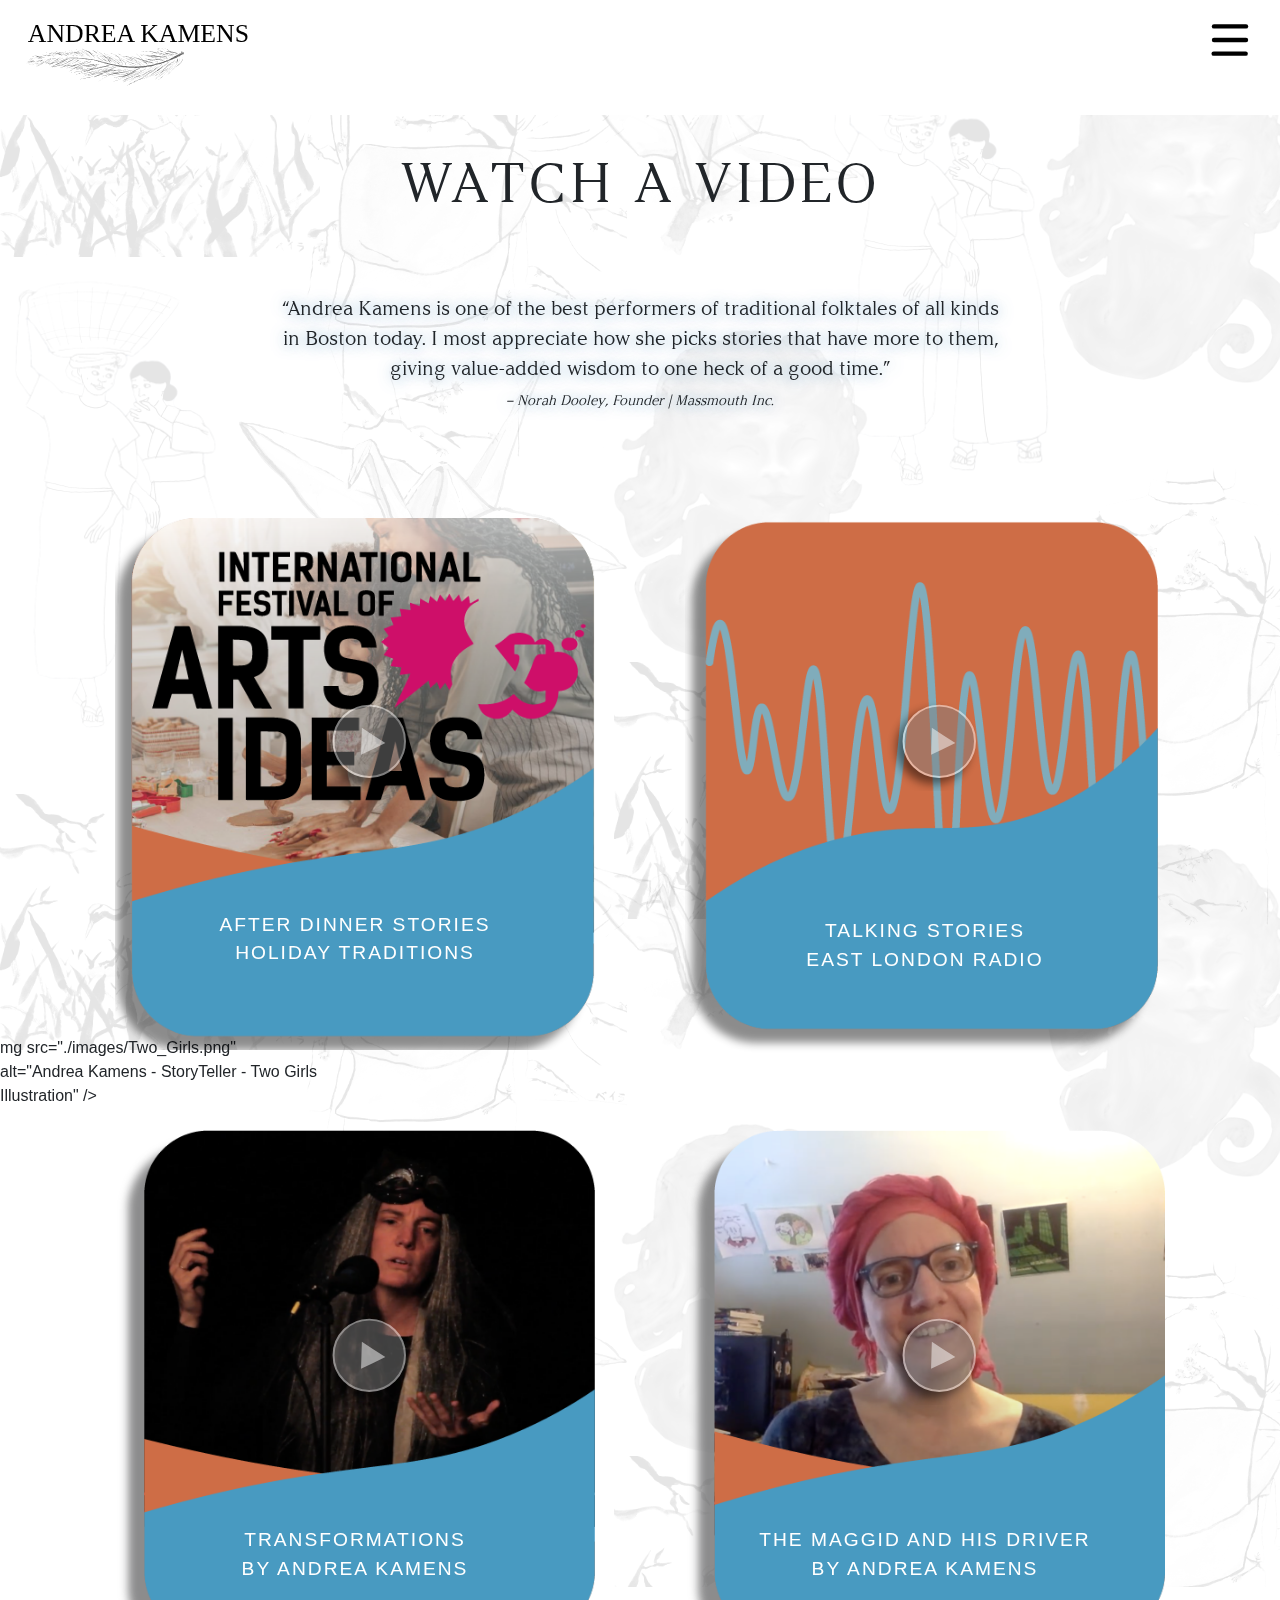
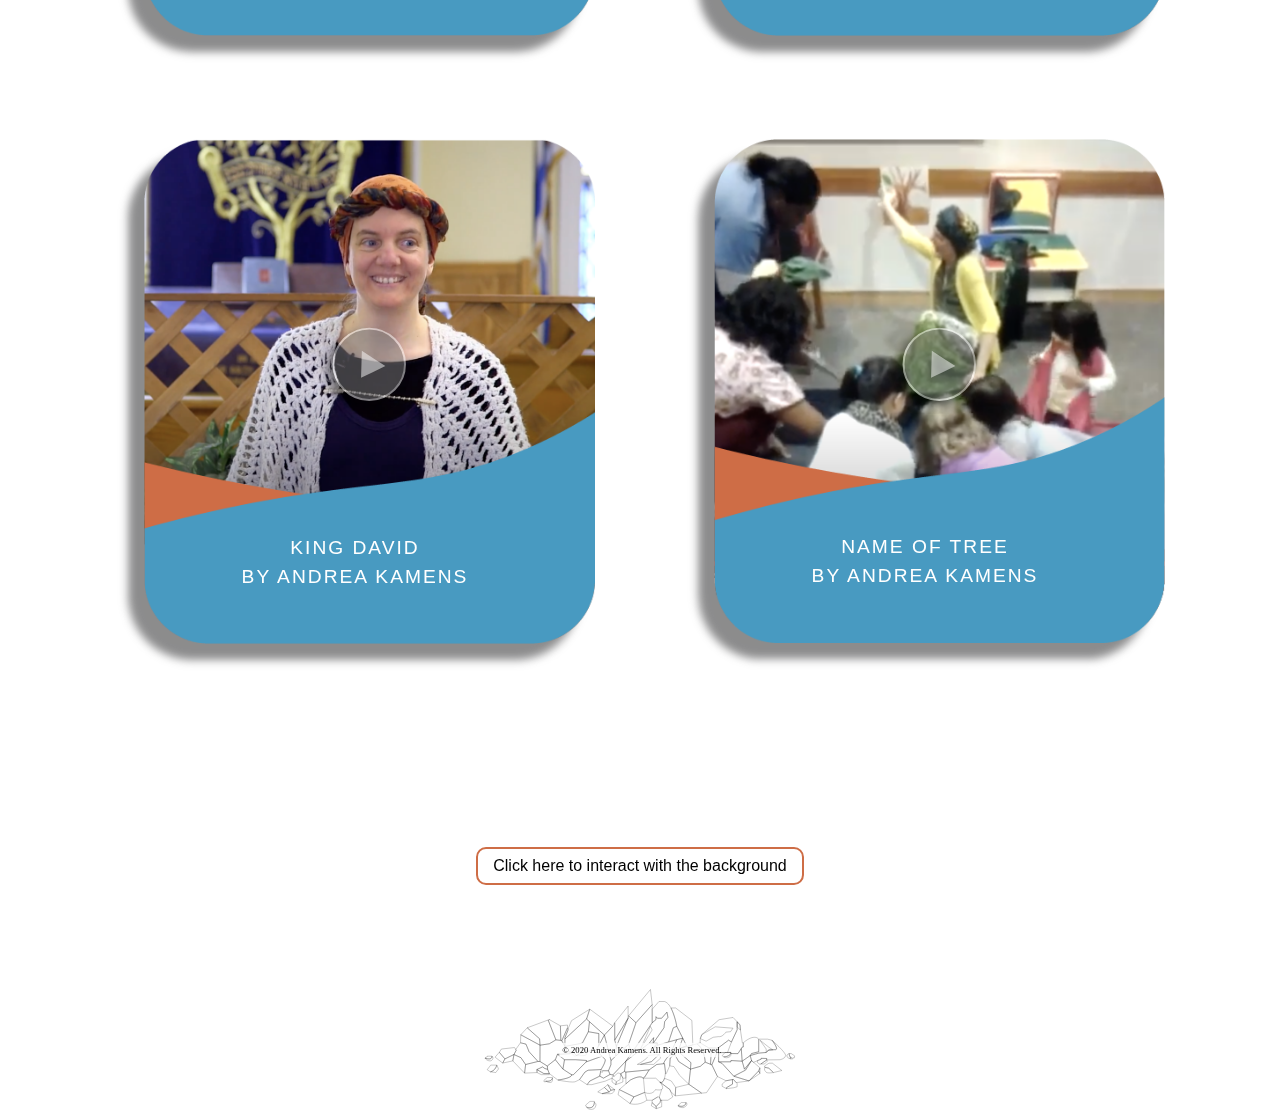
<file: Video.html>
<!DOCTYPE html>
<html>
  <head>
    <meta charset="utf-8" />
    <meta http-equiv="X-UA-Compatible" content="IE=edge" />
    <title>
      Watch a Video | Andrea Kamens - Storyteller - Zoom, Virtual Storytelling,
      based in Boston, MA
    </title>
    <meta
      name="description"
      content="
  Watch a video of Andrea perform. Andrea Kamens is a storyteller based in Boston, MA. She offers performances and workshops for
  children, adults, special needs groups, as well as Jewish storytelling.
  "
    />
    <link rel="shortcut icon" type="image/jpg" href="images/favicon@2x.png" />

    <meta name="viewport" content="width=device-width, initial-scale=1" />
    <link
      href="https://fonts.googleapis.com/css2?family=Arsenal:ital,wght@0,400;0,700;1,400;1,700&display=swap"
      rel="stylesheet"
    />
    <link
      rel="stylesheet"
      href="https://pro.fontawesome.com/releases/v5.10.0/css/all.css"
      integrity="sha384-AYmEC3Yw5cVb3ZcuHtOA93w35dYTsvhLPVnYs9eStHfGJvOvKxVfELGroGkvsg+p"
      crossorigin="anonymous"
    />
    <link
      href="https://fonts.googleapis.com/css2?family=Arsenal:ital,wght@0,400;0,700;1,400;1,700&display=swap"
      rel="stylesheet"
    />
    <link
      rel="stylesheet"
      href="https://stackpath.bootstrapcdn.com/bootstrap/4.5.2/css/bootstrap.min.css"
      integrity="sha384-JcKb8q3iqJ61gNV9KGb8thSsNjpSL0n8PARn9HuZOnIxN0hoP+VmmDGMN5t9UJ0Z"
      crossorigin="anonymous"
    />
    <link rel="stylesheet" href="styles.css" />
    <script src="scripts.js"></script>
    <!-- Global site tag (gtag.js) - Google Analytics -->
    <script async src="https://www.googletagmanager.com/gtag/js?id=G-9RXG0J93ED"></script>
    <script>
      window.dataLayer = window.dataLayer || [];
      function gtag(){dataLayer.push(arguments);}
      gtag('js', new Date());

      gtag('config', 'G-9RXG0J93ED');
    </script>
  </head>
  <body>
    <!--HEADER ==========================================================================-->
    <header>
      <a href="index.html"> <img class="logo" src="images/logo-05.svg" /> </a>

      <!--HAMBURGER MENU-->
      <div class="menu-overlay closed"></div>
      <svg
        id="menuToggle"
        class="ham hamRotate ham7"
        viewBox="0 0 100 100"
        width="80"
        onclick="menuToggle()"
      >
        <path
          class="line top"
          d="m 70,33 h -40 c 0,0 -6,1.368796 -6,8.5 0,7.131204 6,8.5013 6,8.5013 l 20,-0.0013"
        />
        <path class="line middle" d="m 70,50 h -40" />
        <path
          class="line bottom"
          d="m 69.575405,67.073826 h -40 c -5.592752,0 -6.873604,-9.348582 1.371031,-9.348582 8.244634,0 19.053564,21.797129 19.053564,12.274756 l 0,-40"
        />
      </svg>

      <ul id="mainMenu" class="menu closed">
        <li class="menu-item">
          <a class="menu-link" href="index.html"> Home </a>
        </li>

        <li class="menu-item">
          <a class="menu-link" href="about.html"> About Andrea</a>
        </li>
        <li class="menu-item">
          <a class="menu-link" href="StorySpace.html">
            Youth Standing Strong Camp
          </a>
        </li>
        <li class="menu-item">
          <a class="menu-link" href="StorySpace.html#storyspace">
            The Story Space
          </a>
        </li>
        <li class="menu-item">
          <a class="menu-link" href="Video.html"> Watch A Video</a>
        </li>
        <li class="menu-item">
          <a class="menu-link" href="offeringsandaudiences.html">
            Offerings & Audiences</a
          >
        </li>

        <li class="menu-item">
          <a class="menu-link" href="createyourprogram.html">
            Create Your Program
          </a>
        </li>

        <li class="menu-item">
          <a class="menu-link" href="Calendar.html"> Calendar</a>
        </li>

        <li class="menu-item">
          <a class="menu-link" href="recentwork.html"> Recent Work</a>
        </li>


      </ul>
    </header>

    <div id="content" class="content">
      <!--PAGE TITLE ====================================================================-->

      <section class="page-title">
        <h1>Watch A Video</h1>
      </section>

      <!-- MAIN BODY -->

      <div class="container mt-5">
        <p class="video-page-quote">
          “Andrea Kamens is one of the best performers of traditional folktales
          of all kinds in Boston today. I most appreciate how she picks stories
          that have more to them, giving value-added wisdom to one heck of a
          good time.”
          <br />
          <span style="font-style: italic; font-size: 14px"
            >– Norah Dooley, Founder | Massmouth Inc.</span
          >
        </p>

        <div class="row">
          <div class="col-lg-6">
            <div class="video"
            style="margin-top: 5px"
            >
              <img
                class="video_still"
                src="images/video_stills/IFAI.png"
                alt=""
              />

              <div class="video_btn">
                <img
                  onclick="navigateToAfterDinnerStories()"
                  src="images/video-play-button-ak.svg"
                  alt=""
                />
              </div>
              <div class="video_title">
                <p>
                  After Dinner Stories
                  <br />
                  Holiday Traditions
                </p>
              </div>
            </div>
          </div>

          <div class="col-lg-6">
            <div class="video">
              <img
                class="video_still"
                src="images/video_stills/radio_still.png"
                alt=""
              />

              <div class="video_btn">
                <img
                  onclick="navigateToRadioClip()"
                  src="images/video-play-button-ak.svg"
                  alt=""
                />
              </div>
              <div class="video_title">
                <p>
                  Talking Stories
                  <br />
                  East London Radio
                </p>
              </div>
            </div>
          </div>

          <div class="col-lg-6">
            <div class="video">
              <img
                class="video_still"
                src="images/video_stills/transformations_still.png"
                alt=""
              />

              <div class="video_btn">
                <img
                  data-toggle="modal"
                  data-target="#transformations_modal"
                  src="images/video-play-button-ak.svg"
                  alt=""
                />
              </div>
              <div class="video_title">
                <p>
                  Transformations
                  <br />
                  by Andrea Kamens
                </p>
              </div>
            </div>
          </div>

          <div class="col-lg-6">
            <div class="video">
              <img
                class="video_still"
                src="images/video_stills/Maggid_still.png"
                alt=""
              />
              <div class="video_btn">
                <img
                  data-toggle="modal"
                  data-target="#maggid_modal"
                  src="images/video-play-button-ak.svg"
                  alt=""
                />
              </div>

              <div class="video_title">
                <p>
                  The Maggid and His Driver
                  <br />
                  by Andrea Kamens
                </p>
              </div>
            </div>
          </div>
          <div class="col-lg-6">
            <div class="video">
              <img
                class="video_still"
                src="images/video_stills/king_david_still.png"
                alt=""
              />
              <div class="video_btn">
                <img
                  data-toggle="modal"
                  data-target="#king_david_modal"
                  src="images/video-play-button-ak.svg"
                  alt=""
                />
              </div>

              <div class="video_title">
                <p>
                  King David
                  <br />
                  by Andrea Kamens
                </p>
              </div>
            </div>
          </div>
          <div class="col-lg-6">
            <div class="video">
              <img
                class="video_still"
                src="images/video_stills/name_of_tree_still.png"
                alt=""
              />

              <div class="video_btn">
                <img
                  data-toggle="modal"
                  data-target="#name_of_tree_modal"
                  src="images/video-play-button-ak.svg"
                  alt=""
                />
              </div>
              <div class="video_title">
                <p>
                  Name of Tree <br />
                  by Andrea Kamens
                </p>
              </div>
            </div>
          </div>

          <div class="col-lg-6"></div>
        </div>
      </div>
    </div>

    <!--  TRANSFORMATIONS MODAL #1 -->
    <div
      class="modal fade"
      id="transformations_modal"
      tabindex="-1"
      role="dialog"
      aria-labelledby="Transformations"
      aria-hidden="true"
    >
      <div class="modal-dialog modal-lg modal-dialog-centered" role="document">
        <div class="modal-content">
          <div class="modal-header">
            <h5 class="modal-title" id="exampleModalLongTitle">
              Transformations
            </h5>
            <button
              type="button"
              class="close"
              data-dismiss="modal"
              aria-label="Close"
              onclick="closeVideo('transformations_modal')"
            >
              <span aria-hidden="true">&times;</span>
            </button>
          </div>
          <div class="modal-body">
            <div class="modal-image">
              <iframe
                width="766"
                height="383"
                max-width="100%"
                src="https://www.youtube.com/embed/mtbOGWmXdOE?enablejsapi=1"
                frameborder="0"
                allow="accelerometer; autoplay; clipboard-write; encrypted-media; gyroscope; picture-in-picture"
                allowfullscreen
              ></iframe>
            </div>
          </div>
        </div>
      </div>
    </div>
    <!--  THE MAGGID MODAL #2 -->
    <div
      class="modal fade"
      id="maggid_modal"
      tabindex="-1"
      role="dialog"
      aria-labelledby="Maggid"
      aria-hidden="true"
    >
      <div class="modal-dialog modal-lg modal-dialog-centered" role="document">
        <div class="modal-content">
          <div class="modal-header">
            <h5 class="modal-title" id="exampleModalLongTitle">
              The Maggid and His Driver
            </h5>
            <button
              type="button"
              class="close"
              data-dismiss="modal"
              aria-label="Close"
              onclick="closeVideo('maggid_modal')"
            >
              <span aria-hidden="true">&times;</span>
            </button>
          </div>
          <div class="modal-body">
            <div class="modal-image">
              <iframe
                width="766"
                height="383"
                src="https://www.youtube.com/embed/vj93PjUhRcM?enablejsapi=1"
                frameborder="0"
                allow="accelerometer; autoplay; clipboard-write; encrypted-media; gyroscope; picture-in-picture"
                allowfullscreen
              ></iframe>
            </div>
          </div>
        </div>
      </div>
    </div>

    <!-- CATWALK MODAL #3 -->
    <div
      class="modal fade"
      id="catwalk_modal"
      tabindex="-1"
      role="dialog"
      aria-labelledby="Catwalk"
      aria-hidden="true"
    >
      <div class="modal-dialog modal-lg modal-dialog-centered" role="document">
        <div class="modal-content">
          <div class="modal-header">
            <h5 class="modal-title" id="exampleModalLongTitle">Catwalk</h5>
            <button
              type="button"
              class="close"
              data-dismiss="modal"
              aria-label="Close"
              onclick="closeVideo('catwalk_modal')"
            >
              <span aria-hidden="true">&times;</span>
            </button>
          </div>
          <div class="modal-body">
            <div class="modal-image">
              <iframe
                width="766"
                height="383"
                src="https://www.youtube.com/embed/0Atp97qEThY?enablejsapi=1"
                frameborder="0"
                allow="accelerometer; autoplay; clipboard-write; encrypted-media; gyroscope; picture-in-picture"
                allowfullscreen
              ></iframe>
            </div>
          </div>
        </div>
      </div>
    </div>

    <!-- KING DAVID MODAL #4 -->
    <div
      class="modal fade"
      id="king_david_modal"
      tabindex="-1"
      role="dialog"
      aria-labelledby="king_david"
      aria-hidden="true"
    >
      <div class="modal-dialog modal-lg modal-dialog-centered" role="document">
        <div class="modal-content">
          <div class="modal-header">
            <h5 class="modal-title" id="exampleModalLongTitle">KING DAVID</h5>
            <button
              type="button"
              class="close"
              data-dismiss="modal"
              aria-label="Close"
              onclick="closeVideo('king_david_modal')"
            >
              <span aria-hidden="true">&times;</span>
            </button>
          </div>
          <div class="modal-body">
            <div class="modal-image">
              <iframe
                width="766"
                height="383"
                src="https://www.youtube.com/embed/0pPBC0WhDrg?enablejsapi=1"
                frameborder="0"
                allow="accelerometer; autoplay; clipboard-write; encrypted-media; gyroscope; picture-in-picture"
                allowfullscreen
              ></iframe>
            </div>
          </div>
        </div>
      </div>
    </div>

    <!--  NAME OF TREE MODAL #5 -->
    <div
      class="modal fade"
      id="name_of_tree_modal"
      tabindex="-1"
      role="dialog"
      aria-labelledby="Catwalk"
      aria-hidden="true"
    >
      <div class="modal-dialog modal-lg modal-dialog-centered" role="document">
        <div class="modal-content">
          <div class="modal-header">
            <h5 class="modal-title" id="exampleModalLongTitle">Name of Tree</h5>
            <button
              type="button"
              class="close"
              data-dismiss="modal"
              aria-label="Close"
              onclick="closeVideo('name_of_tree_modal')"
            >
              <span aria-hidden="true">&times;</span>
            </button>
          </div>
          <div class="modal-body">
            <div class="modal-image">
              <iframe
                width="766"
                height="383"
                src="https://www.youtube.com/embed/rYcsxUa5KI0?enablejsapi=1"
                frameborder="0"
                allow="accelerometer; autoplay; clipboard-write; encrypted-media; gyroscope; picture-in-picture"
                allowfullscreen
              ></iframe>
            </div>
          </div>
        </div>
      </div>
    </div>

    <!-- BACKGROUND ================================================================-->
    <div class="background">
      <div class="overlay"></div>
      <div class="top-half">
        <div
          class="image"
          id="image1"
          data-toggle="modal"
          data-target="#craneAndBranchesModal"
        >
          <img
            src="./images/Crane_and_Branches.png"
            alt="Andrea Kamens - StoryTeller - Crane and Branches Illustration"
          />
        </div>
        <div
          class="image"
          id="image2"
          data-toggle="modal"
          data-target="#kimonoModal"
        >
          <img
            src="./images/Kimono.png"
            alt="Andrea Kamens - StoryTeller - Kimono Illustration"
          />
        </div>
        <div
          class="image"
          id="image3"
          data-toggle="modal"
          data-target="#paperCraneModal"
        >
          <img
            src="./images/Paper_Crane.png"
            alt="Andrea Kamens - StoryTeller - Paper Crane Illustration"
          />
        </div>
        <div
          class="image"
          id="image4"
          data-toggle="modal"
          data-target="#twoGirlsModal"
        >
          <img
            src="./images/Two_Girls.png"
            alt="Andrea Kamens - StoryTeller - Two Girls Illustration"
          />


        </div>
        <div
          class="image"
          id="image5"
          data-toggle="modal"
          data-target="#sunModal"
        >
          <img
            src="./images/Sun.png"
            alt="Andrea Kamens - StoryTeller - Sun Illustration"
          />
        </div>
        <div
          class="image"
          id="image6"
          data-toggle="modal"
          data-target="#twoGirlsModal"
        ><img
            src="./images/Two_Girls.png"
            alt="Andrea Kamens - StoryTeller - Two Girls Illustration"
          />

        </div>
        <div
          class="image"
          id="image7"
          data-toggle="modal"
          data-target="#paperCraneModal"
        >
          <img
            src="./images/Paper_Crane.png"
            alt="Andrea Kamens - StoryTeller - Paper Crane Illustration"
          />
        </div>
        <div
          class="image"
          id="image8"
          data-toggle="modal"
          data-target="#sunModal"
        >
          <img
            src="./images/Sun.png"
            alt="Andrea Kamens - StoryTeller - Sun Illustration"
          />
        </div>
        <div
          class="image"
          id="image9"
          data-toggle="modal"
          data-target="#craneAndBranchesModal"
        >
          <img
            src="./images/Crane_and_Branches.png"
            alt="Andrea Kamens - StoryTeller - Crane and Branches Illustration"
          />
        </div>
        <div
          class="image"
          id="image10"
          data-toggle="modal"
          data-target="#kimonoModal"
        >
          <img
            src="./images/Kimono.png"
            alt="Andrea Kamens - StoryTeller - Kimono Illustration"
          />
        </div>
      </div>

      <div class="bottom-half">
        <div
          class="image"
          id="image1"
          data-toggle="modal"
          data-target="#craneAndBranchesModal"
        >
          <img
            src="./images/Crane_and_Branches.png"
            alt="Andrea Kamens - StoryTeller - Crane and Branches Illustration"
          />
        </div>
        <div
          class="image"
          id="image2"
          data-toggle="modal"
          data-target="#kimonoModal"
        >
          <img
            src="./images/Kimono.png"
            alt="Andrea Kamens - StoryTeller - Kimono Illustration"
          />
        </div>
        <div
          class="image"
          id="image3"
          data-toggle="modal"
          data-target="#paperCraneModal"
        >
          <img
            src="./images/Paper_Crane.png"
            alt="Andrea Kamens - StoryTeller - Paper Crane Illustration"
          />
        </div>
        <div
          class="image"
          id="image4"
          data-toggle="modal"
          <img
            src="./images/Two_Girls.png"
            alt="Andrea Kamens - StoryTeller - Two Girls Illustration"
          />
src="./images/Two_Girls.png"
            alt="Andrea Kamens - StoryTeller - Two Girls Illustration"
          />

        </div>
        <div
          class="image"
          id="image5"
          data-toggle="modal"
          data-target="#sunModal"
        >
          <img
            src="./images/Sun.png"
            alt="Andrea Kamens - StoryTeller - Sun Illustration"
          />
        </div>
        <div
          class="image"
          id="image6"
          <img
            src="./images/Two_Girls.png"
            alt="Andrea Kamens - StoryTeller - Two Girls Illustration"
          />
mg
            src="./images/Two_Girls.png"
            alt="Andrea Kamens - StoryTeller - Two Girls Illustration"
          />

        </div>
        <div
          class="image"
          id="image7"
          data-toggle="modal"
          data-target="#paperCraneModal"
        >
          <img
            src="./images/Paper_Crane.png"
            alt="Andrea Kamens - StoryTeller - Paper Crane Illustration"
          />
        </div>
        <div
          class="image"
          id="image8"
          data-toggle="modal"
          data-target="#sunModal"
        >
          <img
            src="./images/Sun.png"
            alt="Andrea Kamens - StoryTeller - Sun Illustration"
          />
        </div>
        <div
          class="image"
          id="image9"
          data-toggle="modal"
          data-target="#craneAndBranchesModal"
        >
          <img
            src="./images/Crane_and_Branches.png"
            alt="Andrea Kamens - StoryTeller - Crane and Branches Illustration"
          />
        </div>
        <div
          class="image"
          id="image10"
          data-toggle="modal"
          data-target="#kimonoModal"
        >
          <img
            src="./images/Kimono.png"
            alt="Andrea Kamens - StoryTeller - Kimono Illustration"
          />
        </div>
      </div>
    </div>

    <!--Crange and Branches Modal -->
    <div
      class="modal fade"
      id="craneAndBranchesModal"
      tabindex="-1"
      role="dialog"
      aria-labelledby="Crane And Branches"
      aria-hidden="true"
    >
      <div class="modal-dialog modal-lg modal-dialog-centered" role="document">
        <div class="modal-content">
          <div class="modal-header">
            <h5 class="modal-title" id="exampleModalLongTitle">
              Crane Wife by Bayla Kamens
            </h5>
            <button
              type="button"
              class="close"
              data-dismiss="modal"
              aria-label="Close"
            >
              <span aria-hidden="true">&times;</span>
            </button>
          </div>
          <div class="modal-body">
            <div class="modal-image">
              <img src="./images/Crane_and_Branches_Original.jpg" alt="" />
              <p style="font-size: 12px; text-align: right">
                <a target="_blank" href="https://www.instagram.com/bella_quill/?hl=en"la_quill/?hl=en"
                  >Illustration by @bella_quill</a
                >
              </p>
            </div>
          </div>

          <div class="modal-footer">
            <p>
              "He followed that sound until he came to the crane itself..."
              <br />
              <br />
              - The Crane Wife. A traditional retelling by Andrea Kamens.
            </p>
          </div>
        </div>
      </div>
    </div>

    <!--Kimono"Modal -->
    <div
      class="modal fade"
      id="kimonoModal"
      tabindex="-1"
      role="dialog"
      aria-labelledby="Kimono"
      aria-hidden="true"
    >
      <div class="modal-dialog modal-lg modal-dialog-centered" role="document">
        <div class="modal-content">
          <div class="modal-header">
            <h5 class="modal-title" id="exampleModalLongTitle">
              Kimono"by Bayla Kamens
            </h5>
            <button
              type="button"
              class="close"
              data-dismiss="modal"
              aria-label="Close"
            >
              <span aria-hidden="true">&times;</span>
            </button>
          </div>
          <div class="modal-body">
            <div class="modal-image">
              <img src="./images/Kimono_Original.jpg" alt="" />
              <p style="font-size: 12px; text-align: right">
                <a target="_blank" href="https://www.instagram.com/bella_quill/?hl=en"la_quill/?hl=en"
                  >Illustration by @bella_quill</a
                >
              </p>
            </div>
          </div>
          <div class="modal-footer">
            <p>
              "A Kimono"was normally not for a child as young as 12, but her
              parents knew."
              <br />
              <br />
              - Sadako Sasaki and the Paper Cranes. Story by Andrea Kamens.
            </p>
          </div>
        </div>
      </div>
    </div>

    <!--Paper Crane Modal -->
    <div
      class="modal fade"
      id="paperCraneModal"
      tabindex="-1"
      role="dialog"
      aria-labelledby="Paper Crane"
      aria-hidden="true"
    >
      <div class="modal-dialog modal-lg modal-dialog-centered" role="document">
        <div class="modal-content">
          <div class="modal-header">
            <h5 class="modal-title" id="exampleModalLongTitle">
              Paper Crane by Bayla Kamens
            </h5>
            <button
              type="button"
              class="close"
              data-dismiss="modal"
              aria-label="Close"
            >
              <span aria-hidden="true">&times;</span>
            </button>
          </div>
          <div class="modal-body">
            <div class="modal-image">
              <img src="./images/Crane_Original.jpg" alt="" />
              <p style="font-size: 12px; text-align: right">
                <a target="_blank" href="https://www.instagram.com/bella_quill/?hl=en"la_quill/?hl=en"
                  >Illustration by @bella_quill</a
                >
              </p>
            </div>
          </div>
          <div class="modal-footer">
            <p>
              "Make a thousand paper cranes, and a wish, and it will come
              true..."
              <br />
              <br />
              - Sadako Sasaki and the Paper Cranes. Story by Andrea Kamens.
            </p>
          </div>
        </div>
      </div>
    </div>
    <!--Two Girls Modal -->
    <div
      class="modal fade"
      id="twoGirlsModal"
      tabindex="-1"
      role="dialog"
      aria-labelledby="two Girls"
      aria-hidden="true"
    >
      <div class="modal-dialog modal-lg modal-dialog-centered" role="document">
        <div class="modal-content">
          <div class="modal-header">
            <h5 class="modal-title" id="exampleModalLongTitle">
              Wise Maids by Bayla Kamens
            </h5>
            <button
              type="button"
              class="close"
              data-dismiss="modal"
              aria-label="Close"
            >
              <span aria-hidden="true">&times;</span>
            </button>
          </div>
          <div class="modal-body">
            <div class="modal-image">
              <img src="./images/Two_Girls_Original.png" alt="" />
              <p style="font-size: 12px; text-align: right">
                <a target="_blank" href="https://www.instagram.com/bella_quill/?hl=en"la_quill/?hl=en"
                  >Illustration by @bella_quill</a
                >
              </p>
            </div>
          </div>
          <div class="modal-footer">
            <p>
              "The two maids were friends, and friends talk, and talk, once out
              there, gets around.
              <br />

              Queen Ganda and Queen Mei each found out what the other had said,
              and the shadow grew... "
              <br />
              <br />
              - The Two Wise Maids, an original tale by Andrea Kamens.
            </p>
          </div>
        </div>
      </div>
    </div>
    <!--Sun Modal -->
    <div
      class="modal fade"
      id="sunModal"
      tabindex="-1"
      role="dialog"
      aria-labelledby="Sun"
      aria-hidden="true"
    >
      <div class="modal-dialog modal-lg modal-dialog-centered" role="document">
        <div class="modal-content">
          <div class="modal-header">
            <h5 class="modal-title" id="exampleModalLongTitle">
              Ora by Bayla Kamens
            </h5>
            <button
              type="button"
              class="close"
              data-dismiss="modal"
              aria-label="Close"
            >
              <span aria-hidden="true">&times;</span>
            </button>
          </div>
          <div class="modal-body">
            <div class="modal-image">
              <img src="./images/Sun_Original.png" alt="" />
              <p style="font-size: 12px; text-align: right">
                <a target="_blank" href="https://www.instagram.com/bella_quill/?hl=en"la_quill/?hl=en"
                  >Illustration by @bella_quill</a
                >
              </p>
            </div>
          </div>
          <div class="modal-footer">
            <p>
              "There was one fire demon, a little girl-demon named Ora, who
              liked to play among the humans."
              <br />
              <br />
              - Ora and the Fire Demons, an original tale by Andrea Kamens.
            </p>
          </div>
        </div>
      </div>
    </div>

    <button
      class="background-toggle-x"
      onclick="toggleBackground()"
      class="btn"
    >
      <i class="fas fa-undo-alt 3x"></i>
    </button>

    <div class="background-toggle-wrapper">
      <button
        class="background-toggle"
        onclick="toggleBackground()"
        class="btn btn-center"
      >
        Click here to interact with the background
      </button>
    </div>

    <!-- FOOTER ==========================================================================-->

    <footer>
      <img class="footer-img" src="images/rock_illustrations-04.svg" />
    </footer>

    <script>
      function messageFn(action, src) {
        if (src.search('vimeo') > 0) {
          // case for Vimeo
          return JSON.stringify({
            method: action,
          });
        } else if (src.search('youtube') > 0) {
          // case for youTube
          return JSON.stringify({
            event: 'command',
            func: action + 'Video',
          });
        } else {
          // case for other video services (hurriyet videos, dailymotion etc..)
          return action;
        }
      }
      function closeVideo(id) {
        const modal = document.getElementById(id);
        console.log(modal);
        if (modal) {
          const videoEl = modal.querySelector('iframe[src\*="youtube.com"]');
          console.log(videoEl.src);
          // videoEl.classList.remove('playing');
          videoEl.contentWindow.postMessage(
            this.messageFn('pause', videoEl.src),
            '*'
          );
        }
      }
    </script>
    <!-- SCRIPTS   -->
    <script
      src="https://code.jquery.com/jquery-3.5.1.slim.min.js"
      integrity="sha384-DfXdz2htPH0lsSSs5nCTpuj/zy4C+OGpamoFVy38MVBnE+IbbVYUew+OrCXaRkfj"
      crossorigin="anonymous"
    ></script>
    <script
      src="https://cdn.jsdelivr.net/npm/popper.js@1.16.1/dist/umd/popper.min.js"
      integrity="sha384-9/reFTGAW83EW2RDu2S0VKaIzap3H66lZH81PoYlFhbGU+6BZp6G7niu735Sk7lN"
      crossorigin="anonymous"
    ></script>
    <script
      src="https://cdn.jsdelivr.net/npm/bootstrap@4.5.3/dist/js/bootstrap.min.js"
      integrity="sha384-w1Q4orYjBQndcko6MimVbzY0tgp4pWB4lZ7lr30WKz0vr/aWKhXdBNmNb5D92v7s"
      crossorigin="anonymous"
    ></script>
    <script src="https://unpkg.com/swiper/swiper-bundle.min.js"></script>
    <!--BACKGROUND-->
    <script>
      function toggleBackground() {
        var overlay = document.querySelector('.overlay');
        var content = document.querySelector('#content');
        var background = document.querySelector('.background');
        var backgroundButton = document.querySelector('.background-toggle');
        var backgroundX = document.querySelector('.background-toggle-x');

        window.scrollTo(0, 0);

        overlay.classList.toggle('hidden');
        content.classList.toggle('invisible');
        background.classList.toggle('front');
        backgroundButton.classList.toggle('hidden');
        backgroundX.classList.toggle('show');
      }
    </script>
  </body>
</html>
</file>
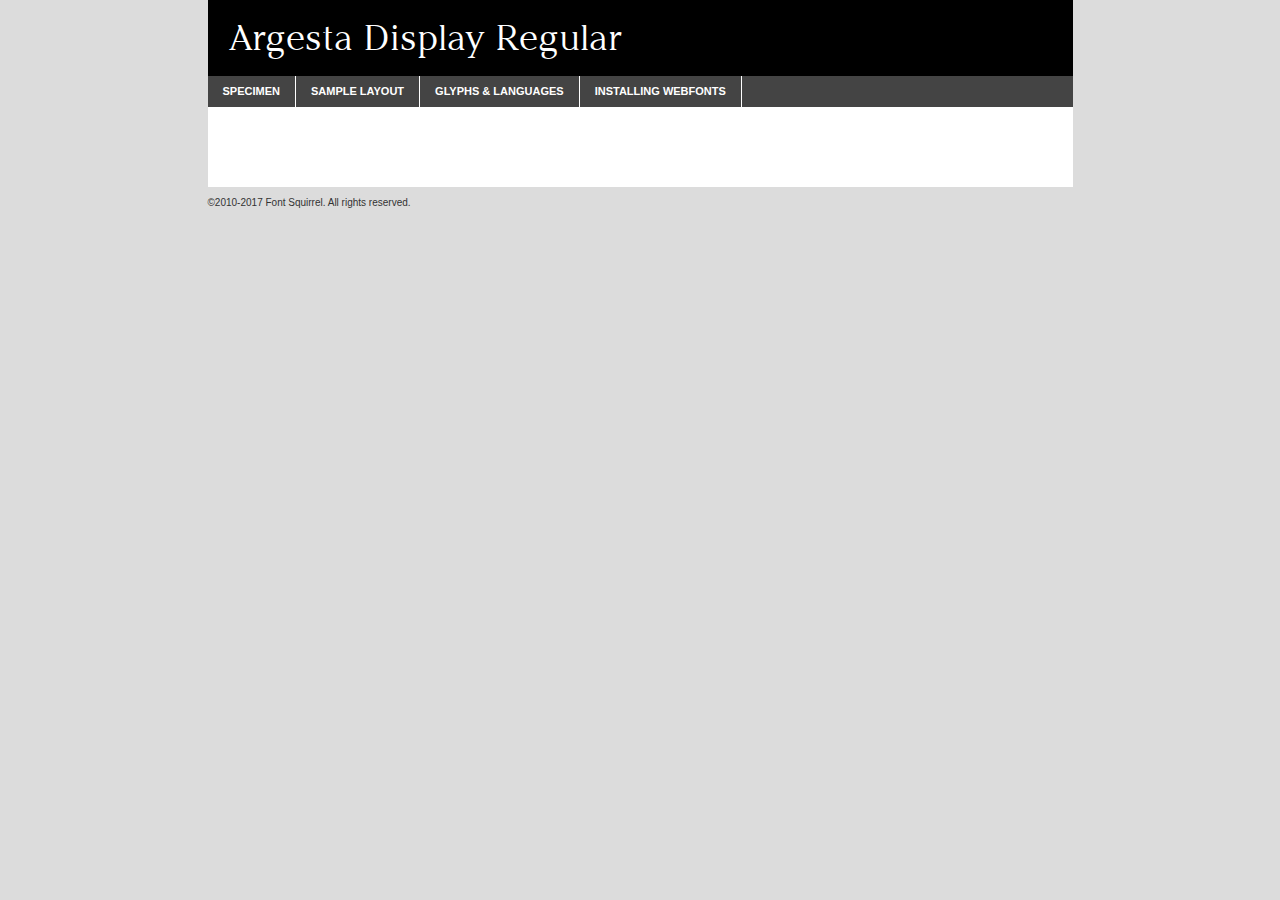
<file: Fonts/webfontkit-20200915-113005/argestadisplay-regular-demo.html>
<!DOCTYPE html PUBLIC "-//W3C//DTD XHTML 1.0 Transitional//EN"
	"http://www.w3.org/TR/xhtml1/DTD/xhtml1-transitional.dtd">

<html xmlns="http://www.w3.org/1999/xhtml" xml:lang="en" lang="en">
<head>
	<meta http-equiv="Content-Type" content="text/html; charset=utf-8" />
	<script src="http://ajax.googleapis.com/ajax/libs/jquery/1.7.2/jquery.min.js" type="text/javascript" charset="utf-8"></script>
	<script type="text/javascript">
	(function($){$.fn.easyTabs=function(option){var param=jQuery.extend({fadeSpeed:"fast",defaultContent:1,activeClass:'active'},option);$(this).each(function(){var thisId="#"+this.id;if(param.defaultContent==''){param.defaultContent=1;}
	if(typeof param.defaultContent=="number")
	{var defaultTab=$(thisId+" .tabs li:eq("+(param.defaultContent-1)+") a").attr('href').substr(1);}else{var defaultTab=param.defaultContent;}
	$(thisId+" .tabs li a").each(function(){var tabToHide=$(this).attr('href').substr(1);$("#"+tabToHide).addClass('easytabs-tab-content');});hideAll();changeContent(defaultTab);function hideAll(){$(thisId+" .easytabs-tab-content").hide();}
	function changeContent(tabId){hideAll();$(thisId+" .tabs li").removeClass(param.activeClass);$(thisId+" .tabs li a[href=#"+tabId+"]").closest('li').addClass(param.activeClass);if(param.fadeSpeed!="none")
	{$(thisId+" #"+tabId).fadeIn(param.fadeSpeed);}else{$(thisId+" #"+tabId).show();}}
	$(thisId+" .tabs li").click(function(){var tabId=$(this).find('a').attr('href').substr(1);changeContent(tabId);return false;});});}})(jQuery);
	</script>
	<link rel="stylesheet" href="specimen_files/specimen_stylesheet.css" type="text/css" charset="utf-8" />
	<link rel="stylesheet" href="stylesheet.css" type="text/css" charset="utf-8" />

	<style type="text/css">
					body{
				font-family: 'argesta_displayregular';
							}
		</style>

	<title>Argesta Display Regular Specimen</title>
	
	
	<script type="text/javascript" charset="utf-8">
		$(document).ready(function() {
			$('#container').easyTabs({defaultContent:1});
		});
	</script>
</head>

<body>
<div id="container">
	<div id="header">
		Argesta Display Regular	</div>
	<ul class="tabs">
		<li><a href="#specimen">Specimen</a></li>
		<li><a href="#layout">Sample Layout</a></li>
				<li><a href="#glyphs">Glyphs &amp; Languages</a></li>
		<li><a href="#installing">Installing Webfonts</a></li>
		
	</ul>
	
	<div id="main_content">

		
			<div id="specimen">
		
				<div class="section">
					<div class="grid12 firstcol">
						<div class="huge">AaBb</div>
					</div>
				</div>
		
				<div class="section">
					<div class="glyph_range">A&#x200B;B&#x200b;C&#x200b;D&#x200b;E&#x200b;F&#x200b;G&#x200b;H&#x200b;I&#x200b;J&#x200b;K&#x200b;L&#x200b;M&#x200b;N&#x200b;O&#x200b;P&#x200b;Q&#x200b;R&#x200b;S&#x200b;T&#x200b;U&#x200b;V&#x200b;W&#x200b;X&#x200b;Y&#x200b;Z&#x200b;a&#x200b;b&#x200b;c&#x200b;d&#x200b;e&#x200b;f&#x200b;g&#x200b;h&#x200b;i&#x200b;j&#x200b;k&#x200b;l&#x200b;m&#x200b;n&#x200b;o&#x200b;p&#x200b;q&#x200b;r&#x200b;s&#x200b;t&#x200b;u&#x200b;v&#x200b;w&#x200b;x&#x200b;y&#x200b;z&#x200b;1&#x200b;2&#x200b;3&#x200b;4&#x200b;5&#x200b;6&#x200b;7&#x200b;8&#x200b;9&#x200b;0&#x200b;&amp;&#x200b;.&#x200b;,&#x200b;?&#x200b;!&#x200b;&#64;&#x200b;(&#x200b;)&#x200b;#&#x200b;$&#x200b;%&#x200b;*&#x200b;+&#x200b;-&#x200b;=&#x200b;:&#x200b;;</div>
				</div>
				<div class="section">
					<div class="grid12 firstcol">
						<table class="sample_table">
							<tr><td>10</td><td class="size10">abcdefghijklmnopqrstuvwxyzABCDEFGHIJKLMNOPQRSTUVWXYZ0123456789abcdefghijklmnopqrstuvwxyzABCDEFGHIJKLMNOPQRSTUVWXYZ0123456789abcdefghijklmnopqrstuvwxyzABCDEFGHIJKLMNOPQRSTUVWXYZ</td></tr>
							<tr><td>11</td><td class="size11">abcdefghijklmnopqrstuvwxyzABCDEFGHIJKLMNOPQRSTUVWXYZ0123456789abcdefghijklmnopqrstuvwxyzABCDEFGHIJKLMNOPQRSTUVWXYZ0123456789abcdefghijklmnopqrstuvwxyzABCDEFGHIJKLMNOPQRSTUVWXYZ</td></tr>
							<tr><td>12</td><td class="size12">abcdefghijklmnopqrstuvwxyzABCDEFGHIJKLMNOPQRSTUVWXYZ0123456789abcdefghijklmnopqrstuvwxyzABCDEFGHIJKLMNOPQRSTUVWXYZ0123456789abcdefghijklmnopqrstuvwxyzABCDEFGHIJKLMNOPQRSTUVWXYZ</td></tr>
							<tr><td>13</td><td class="size13">abcdefghijklmnopqrstuvwxyzABCDEFGHIJKLMNOPQRSTUVWXYZ0123456789abcdefghijklmnopqrstuvwxyzABCDEFGHIJKLMNOPQRSTUVWXYZ0123456789abcdefghijklmnopqrstuvwxyzABCDEFGHIJKLMNOPQRSTUVWXYZ</td></tr>
							<tr><td>14</td><td class="size14">abcdefghijklmnopqrstuvwxyzABCDEFGHIJKLMNOPQRSTUVWXYZ0123456789abcdefghijklmnopqrstuvwxyzABCDEFGHIJKLMNOPQRSTUVWXYZ0123456789abcdefghijklmnopqrstuvwxyzABCDEFGHIJKLMNOPQRSTUVWXYZ</td></tr>
							<tr><td>16</td><td class="size16">abcdefghijklmnopqrstuvwxyzABCDEFGHIJKLMNOPQRSTUVWXYZ0123456789abcdefghijklmnopqrstuvwxyzABCDEFGHIJKLMNOPQRSTUVWXYZ</td></tr>
							<tr><td>18</td><td class="size18">abcdefghijklmnopqrstuvwxyzABCDEFGHIJKLMNOPQRSTUVWXYZ0123456789abcdefghijklmnopqrstuvwxyzABCDEFGHIJKLMNOPQRSTUVWXYZ</td></tr>
							<tr><td>20</td><td class="size20">abcdefghijklmnopqrstuvwxyzABCDEFGHIJKLMNOPQRSTUVWXYZ0123456789abcdefghijklmnopqrstuvwxyzABCDEFGHIJKLMNOPQRSTUVWXYZ</td></tr>
							<tr><td>24</td><td class="size24">abcdefghijklmnopqrstuvwxyzABCDEFGHIJKLMNOPQRSTUVWXYZ0123456789abcdefghijklmnopqrstuvwxyzABCDEFGHIJKLMNOPQRSTUVWXYZ</td></tr>
							<tr><td>30</td><td class="size30">abcdefghijklmnopqrstuvwxyzABCDEFGHIJKLMNOPQRSTUVWXYZ0123456789abcdefghijklmnopqrstuvwxyzABCDEFGHIJKLMNOPQRSTUVWXYZ</td></tr>
							<tr><td>36</td><td class="size36">abcdefghijklmnopqrstuvwxyzABCDEFGHIJKLMNOPQRSTUVWXYZ0123456789abcdefghijklmnopqrstuvwxyzABCDEFGHIJKLMNOPQRSTUVWXYZ</td></tr>
							<tr><td>48</td><td class="size48">abcdefghijklmnopqrstuvwxyzABCDEFGHIJKLMNOPQRSTUVWXYZ0123456789abcdefghijklmnopqrstuvwxyzABCDEFGHIJKLMNOPQRSTUVWXYZ</td></tr>
							<tr><td>60</td><td class="size60">abcdefghijklmnopqrstuvwxyzABCDEFGHIJKLMNOPQRSTUVWXYZ0123456789abcdefghijklmnopqrstuvwxyzABCDEFGHIJKLMNOPQRSTUVWXYZ</td></tr>
							<tr><td>72</td><td class="size72">abcdefghijklmnopqrstuvwxyzABCDEFGHIJKLMNOPQRSTUVWXYZ0123456789abcdefghijklmnopqrstuvwxyzABCDEFGHIJKLMNOPQRSTUVWXYZ</td></tr>
							<tr><td>90</td><td class="size90">abcdefghijklmnopqrstuvwxyzABCDEFGHIJKLMNOPQRSTUVWXYZ0123456789abcdefghijklmnopqrstuvwxyzABCDEFGHIJKLMNOPQRSTUVWXYZ</td></tr>
						</table>
				
					</div>
			
				</div>
		
		
		
								<div class="section" id="bodycomparison">


										<div id="xheight">
				<div class="fontbody">&#x25FC;&#x25FC;&#x25FC;&#x25FC;&#x25FC;&#x25FC;&#x25FC;&#x25FC;&#x25FC;&#x25FC;&#x25FC;&#x25FC;&#x25FC;&#x25FC;&#x25FC;&#x25FC;&#x25FC;&#x25FC;&#x25FC;&#x25FC;&#x25FC;&#x25FC;&#x25FC;&#x25FC;&#x25FC;&#x25FC;&#x25FC;&#x25FC;&#x25FC;&#x25FC;&#x25FC;&#x25FC;&#x25FC;&#x25FC;&#x25FC;&#x25FC;&#x25FC;&#x25FC;&#x25FC;&#x25FC;&#x25FC;&#x25FC;&#x25FC;&#x25FC;&#x25FC;&#x25FC;&#x25FC;&#x25FC;&#x25FC;&#x25FC;&#x25FC;&#x25FC;&#x25FC;&#x25FC;&#x25FC;&#x25FC;&#x25FC;&#x25FC;&#x25FC;&#x25FC;&#x25FC;&#x25FC;&#x25FC;&#x25FC;&#x25FC;&#x25FC;&#x25FC;&#x25FC;&#x25FC;&#x25FC;&#x25FC;&#x25FC;&#x25FC;&#x25FC;&#x25FC;&#x25FC;&#x25FC;&#x25FC;&#x25FC;&#x25FC;&#x25FC;&#x25FC;&#x25FC;&#x25FC;&#x25FC;&#x25FC;&#x25FC;&#x25FC;&#x25FC;&#x25FC;&#x25FC;&#x25FC;&#x25FC;&#x25FC;&#x25FC;&#x25FC;&#x25FC;&#x25FC;&#x25FC;body</div><div class="arialbody">body</div><div class="verdanabody">body</div><div class="georgiabody">body</div></div>
										<div class="fontbody" style="z-index:1">
											body<span>Argesta Display Regular</span>
										</div>
										<div class="arialbody" style="z-index:1">
											body<span>Arial</span>
										</div>
										<div class="verdanabody" style="z-index:1">
											body<span>Verdana</span>
										</div>
										<div class="georgiabody" style="z-index:1">
											body<span>Georgia</span>
										</div>



								</div>
		
		
				<div class="section psample psample_row1" id="">
					
					<div class="grid2 firstcol">
						<p class="size10"><span>10.</span>Aenean lacinia bibendum nulla sed consectetur. Fusce dapibus, tellus ac cursus commodo, tortor mauris condimentum nibh, ut fermentum massa justo sit amet risus. Nullam id dolor id nibh ultricies vehicula ut id elit. Cum sociis natoque penatibus et magnis dis parturient montes, nascetur ridiculus mus. Nulla vitae elit libero, a pharetra augue.</p>
			
					</div>
					<div class="grid3">
						<p class="size11"><span>11.</span>Aenean lacinia bibendum nulla sed consectetur. Fusce dapibus, tellus ac cursus commodo, tortor mauris condimentum nibh, ut fermentum massa justo sit amet risus. Nullam id dolor id nibh ultricies vehicula ut id elit. Cum sociis natoque penatibus et magnis dis parturient montes, nascetur ridiculus mus. Nulla vitae elit libero, a pharetra augue.</p>
			
					</div>
					<div class="grid3">
						<p class="size12"><span>12.</span>Aenean lacinia bibendum nulla sed consectetur. Fusce dapibus, tellus ac cursus commodo, tortor mauris condimentum nibh, ut fermentum massa justo sit amet risus. Nullam id dolor id nibh ultricies vehicula ut id elit. Cum sociis natoque penatibus et magnis dis parturient montes, nascetur ridiculus mus. Nulla vitae elit libero, a pharetra augue.</p>
			
					</div>
					<div class="grid4">
						<p class="size13"><span>13.</span>Aenean lacinia bibendum nulla sed consectetur. Fusce dapibus, tellus ac cursus commodo, tortor mauris condimentum nibh, ut fermentum massa justo sit amet risus. Nullam id dolor id nibh ultricies vehicula ut id elit. Cum sociis natoque penatibus et magnis dis parturient montes, nascetur ridiculus mus. Nulla vitae elit libero, a pharetra augue.</p>
			
					</div>
					<div class="white_blend"></div>
					
				</div>
				<div class="section psample psample_row2" id="">
					<div class="grid3 firstcol">
						<p class="size14"><span>14.</span>Aenean lacinia bibendum nulla sed consectetur. Fusce dapibus, tellus ac cursus commodo, tortor mauris condimentum nibh, ut fermentum massa justo sit amet risus. Nullam id dolor id nibh ultricies vehicula ut id elit. Cum sociis natoque penatibus et magnis dis parturient montes, nascetur ridiculus mus. Nulla vitae elit libero, a pharetra augue.</p>
			
					</div>
					<div class="grid4">
						<p class="size16"><span>16.</span>Aenean lacinia bibendum nulla sed consectetur. Fusce dapibus, tellus ac cursus commodo, tortor mauris condimentum nibh, ut fermentum massa justo sit amet risus. Nullam id dolor id nibh ultricies vehicula ut id elit. Cum sociis natoque penatibus et magnis dis parturient montes, nascetur ridiculus mus. Nulla vitae elit libero, a pharetra augue.</p>
			
					</div>
					<div class="grid5">
						<p class="size18"><span>18.</span>Aenean lacinia bibendum nulla sed consectetur. Fusce dapibus, tellus ac cursus commodo, tortor mauris condimentum nibh, ut fermentum massa justo sit amet risus. Nullam id dolor id nibh ultricies vehicula ut id elit. Cum sociis natoque penatibus et magnis dis parturient montes, nascetur ridiculus mus. Nulla vitae elit libero, a pharetra augue.</p>
			
					</div>

					<div class="white_blend"></div>

				</div>
				
				<div class="section psample psample_row3" id="">
					<div class="grid5 firstcol">
						<p class="size20"><span>20.</span>Aenean lacinia bibendum nulla sed consectetur. Fusce dapibus, tellus ac cursus commodo, tortor mauris condimentum nibh, ut fermentum massa justo sit amet risus. Nullam id dolor id nibh ultricies vehicula ut id elit. Cum sociis natoque penatibus et magnis dis parturient montes, nascetur ridiculus mus. Nulla vitae elit libero, a pharetra augue.</p>
					</div>
					<div class="grid7">
						<p class="size24"><span>24.</span>Aenean lacinia bibendum nulla sed consectetur. Fusce dapibus, tellus ac cursus commodo, tortor mauris condimentum nibh, ut fermentum massa justo sit amet risus. Nullam id dolor id nibh ultricies vehicula ut id elit. Cum sociis natoque penatibus et magnis dis parturient montes, nascetur ridiculus mus. Nulla vitae elit libero, a pharetra augue.</p>
					</div>
					
					<div class="white_blend"></div>
					
				</div>
				
				<div class="section psample psample_row4" id="">
					<div class="grid12 firstcol">
						<p class="size30"><span>30.</span>Aenean lacinia bibendum nulla sed consectetur. Fusce dapibus, tellus ac cursus commodo, tortor mauris condimentum nibh, ut fermentum massa justo sit amet risus. Nullam id dolor id nibh ultricies vehicula ut id elit. Cum sociis natoque penatibus et magnis dis parturient montes, nascetur ridiculus mus. Nulla vitae elit libero, a pharetra augue.</p>
					</div>
					<div class="white_blend"></div>
					
				</div>
				
				
				
				<div class="section psample psample_row1 fullreverse">
					<div class="grid2 firstcol">
						<p class="size10"><span>10.</span>Aenean lacinia bibendum nulla sed consectetur. Fusce dapibus, tellus ac cursus commodo, tortor mauris condimentum nibh, ut fermentum massa justo sit amet risus. Nullam id dolor id nibh ultricies vehicula ut id elit. Cum sociis natoque penatibus et magnis dis parturient montes, nascetur ridiculus mus. Nulla vitae elit libero, a pharetra augue.</p>
			
					</div>
					<div class="grid3">
						<p class="size11"><span>11.</span>Aenean lacinia bibendum nulla sed consectetur. Fusce dapibus, tellus ac cursus commodo, tortor mauris condimentum nibh, ut fermentum massa justo sit amet risus. Nullam id dolor id nibh ultricies vehicula ut id elit. Cum sociis natoque penatibus et magnis dis parturient montes, nascetur ridiculus mus. Nulla vitae elit libero, a pharetra augue.</p>
			
					</div>
					<div class="grid3">
						<p class="size12"><span>12.</span>Aenean lacinia bibendum nulla sed consectetur. Fusce dapibus, tellus ac cursus commodo, tortor mauris condimentum nibh, ut fermentum massa justo sit amet risus. Nullam id dolor id nibh ultricies vehicula ut id elit. Cum sociis natoque penatibus et magnis dis parturient montes, nascetur ridiculus mus. Nulla vitae elit libero, a pharetra augue.</p>
			
					</div>
					<div class="grid4">
						<p class="size13"><span>13.</span>Aenean lacinia bibendum nulla sed consectetur. Fusce dapibus, tellus ac cursus commodo, tortor mauris condimentum nibh, ut fermentum massa justo sit amet risus. Nullam id dolor id nibh ultricies vehicula ut id elit. Cum sociis natoque penatibus et magnis dis parturient montes, nascetur ridiculus mus. Nulla vitae elit libero, a pharetra augue.</p>
			
					</div>
					<div class="black_blend"></div>
					
				</div>
				
				<div class="section psample psample_row2 fullreverse">
					<div class="grid3 firstcol">
						<p class="size14"><span>14.</span>Aenean lacinia bibendum nulla sed consectetur. Fusce dapibus, tellus ac cursus commodo, tortor mauris condimentum nibh, ut fermentum massa justo sit amet risus. Nullam id dolor id nibh ultricies vehicula ut id elit. Cum sociis natoque penatibus et magnis dis parturient montes, nascetur ridiculus mus. Nulla vitae elit libero, a pharetra augue.</p>
			
					</div>
					<div class="grid4">
						<p class="size16"><span>16.</span>Aenean lacinia bibendum nulla sed consectetur. Fusce dapibus, tellus ac cursus commodo, tortor mauris condimentum nibh, ut fermentum massa justo sit amet risus. Nullam id dolor id nibh ultricies vehicula ut id elit. Cum sociis natoque penatibus et magnis dis parturient montes, nascetur ridiculus mus. Nulla vitae elit libero, a pharetra augue.</p>
			
					</div>
					<div class="grid5">
						<p class="size18"><span>18.</span>Aenean lacinia bibendum nulla sed consectetur. Fusce dapibus, tellus ac cursus commodo, tortor mauris condimentum nibh, ut fermentum massa justo sit amet risus. Nullam id dolor id nibh ultricies vehicula ut id elit. Cum sociis natoque penatibus et magnis dis parturient montes, nascetur ridiculus mus. Nulla vitae elit libero, a pharetra augue.</p>
			
					</div>
					<div class="black_blend"></div>

				</div>
				
				<div class="section psample fullreverse psample_row3" id="">
					<div class="grid5 firstcol">
						<p class="size20"><span>20.</span>Aenean lacinia bibendum nulla sed consectetur. Fusce dapibus, tellus ac cursus commodo, tortor mauris condimentum nibh, ut fermentum massa justo sit amet risus. Nullam id dolor id nibh ultricies vehicula ut id elit. Cum sociis natoque penatibus et magnis dis parturient montes, nascetur ridiculus mus. Nulla vitae elit libero, a pharetra augue.</p>
					</div>
					<div class="grid7">
						<p class="size24"><span>24.</span>Aenean lacinia bibendum nulla sed consectetur. Fusce dapibus, tellus ac cursus commodo, tortor mauris condimentum nibh, ut fermentum massa justo sit amet risus. Nullam id dolor id nibh ultricies vehicula ut id elit. Cum sociis natoque penatibus et magnis dis parturient montes, nascetur ridiculus mus. Nulla vitae elit libero, a pharetra augue.</p>
					</div>
					
					<div class="black_blend"></div>
					
				</div>
				
				<div class="section psample fullreverse psample_row4" id="" style="border-bottom: 20px #000 solid;">
					<div class="grid12 firstcol">
						<p class="size30"><span>30.</span>Aenean lacinia bibendum nulla sed consectetur. Fusce dapibus, tellus ac cursus commodo, tortor mauris condimentum nibh, ut fermentum massa justo sit amet risus. Nullam id dolor id nibh ultricies vehicula ut id elit. Cum sociis natoque penatibus et magnis dis parturient montes, nascetur ridiculus mus. Nulla vitae elit libero, a pharetra augue.</p>
					</div>
					<div class="black_blend"></div>
					
				</div>
				
				
				
				
			</div>
			
			<div id="layout">
				
				<div class="section">
					
					<div class="grid12 firstcol">
						<h1>Lorem Ipsum Dolor</h1>
						<h2>Etiam porta sem malesuada magna mollis euismod</h2>
						
						<p class="byline">By <a href="#link">Aenean Lacinia</a></p>
					</div>
				</div>
				<div class="section">
					<div class="grid8 firstcol">
						<p class="large">Donec sed odio dui. Morbi leo risus, porta ac consectetur ac, vestibulum at eros. Fusce dapibus, tellus ac cursus commodo, tortor mauris condimentum nibh, ut fermentum massa justo sit amet risus. </p>

						
						<h3>Pellentesque ornare sem</h3>

						<p>Maecenas sed diam eget risus varius blandit sit amet non magna. Maecenas faucibus mollis interdum. Donec ullamcorper nulla non metus auctor fringilla. Nullam id dolor id nibh ultricies vehicula ut id elit. Nullam id dolor id nibh ultricies vehicula ut id elit. </p>

						<p>Aenean eu leo quam. Pellentesque ornare sem lacinia quam venenatis vestibulum. Lorem ipsum dolor sit amet, consectetur adipiscing elit. Cum sociis natoque penatibus et magnis dis parturient montes, nascetur ridiculus mus. </p>

						<p>Nulla vitae elit libero, a pharetra augue. Praesent commodo cursus magna, vel scelerisque nisl consectetur et. Aenean lacinia bibendum nulla sed consectetur. </p>

						<p>Nullam quis risus eget urna mollis ornare vel eu leo. Nullam quis risus eget urna mollis ornare vel eu leo. Maecenas sed diam eget risus varius blandit sit amet non magna. Donec ullamcorper nulla non metus auctor fringilla. </p>

						<h3>Cras mattis consectetur</h3>

						<p>Aenean eu leo quam. Pellentesque ornare sem lacinia quam venenatis vestibulum. Aenean lacinia bibendum nulla sed consectetur. Integer posuere erat a ante venenatis dapibus posuere velit aliquet. Cras mattis consectetur purus sit amet fermentum. </p>

						<p>Nullam id dolor id nibh ultricies vehicula ut id elit. Nullam quis risus eget urna mollis ornare vel eu leo. Cras mattis consectetur purus sit amet fermentum.</p>
					</div>
					
					<div class="grid4 sidebar">
						
						<div class="box reverse">
							<p class="last">Nullam quis risus eget urna mollis ornare vel eu leo. Donec ullamcorper nulla non metus auctor fringilla. Cras mattis consectetur purus sit amet fermentum. Sed posuere consectetur est at lobortis. Lorem ipsum dolor sit amet, consectetur adipiscing elit. </p>
						</div>
						
						<p class="caption">Maecenas sed diam eget risus varius.</p>

						<p>Vestibulum id ligula porta felis euismod semper. Integer posuere erat a ante venenatis dapibus posuere velit aliquet. Vestibulum id ligula porta felis euismod semper. Sed posuere consectetur est at lobortis. Maecenas sed diam eget risus varius blandit sit amet non magna. Fusce dapibus, tellus ac cursus commodo, tortor mauris condimentum nibh, ut fermentum massa justo sit amet risus. </p>

					

						<p>Duis mollis, est non commodo luctus, nisi erat porttitor ligula, eget lacinia odio sem nec elit. Aenean lacinia bibendum nulla sed consectetur. Vivamus sagittis lacus vel augue laoreet rutrum faucibus dolor auctor. Aenean lacinia bibendum nulla sed consectetur. Nullam quis risus eget urna mollis ornare vel eu leo. </p>

						<p>Praesent commodo cursus magna, vel scelerisque nisl consectetur et. Donec ullamcorper nulla non metus auctor fringilla. Maecenas faucibus mollis interdum. Fusce dapibus, tellus ac cursus commodo, tortor mauris condimentum nibh, ut fermentum massa justo sit amet risus. </p>

					</div>
				</div>
				
			</div>


			



		<div id="glyphs">
			<div class="section">
				<div class="grid12 firstcol">
			
				<h1>Language Support</h1>
				<p>The subset of Argesta Display Regular in this kit supports the following languages:<br />
			
					Albanian, Basque, Breton, Chamorro, Danish, Dutch, English, Faroese, Finnish, French, Frisian, Galician, German, Icelandic, Italian, Malagasy, Norwegian, Portuguese, Spanish, Alsatian, Aragonese, Arapaho, Arrernte, Asturian, Aymara, Bislama, Cebuano, Corsican, Fijian, French_creole, Genoese, Gilbertese, Greenlandic, Haitian_creole, Hiligaynon, Hmong, Hopi, Ibanag, Iloko_ilokano, Indonesian, Interglossa_glosa, Interlingua, Irish_gaelic, Jerriais, Lojban, Lombard, Luxembourgeois, Manx, Mohawk, Norfolk_pitcairnese, Occitan, Oromo, Pangasinan, Papiamento, Piedmontese, Potawatomi, Rhaeto-romance, Romansh, Rotokas, Sami_lule, Samoan, Sardinian, Scots_gaelic, Seychelles_creole, Shona, Sicilian, Somali, Southern_ndebele, Swahili, Swati_swazi, Tagalog_filipino_pilipino, Tetum, Tok_pisin, Uyghur_latinized, Volapuk, Walloon, Warlpiri, Xhosa, Yapese, Zulu, Latinbasic, Ubasic, Demo				</p>
				<h1>Glyph Chart</h1>
				<p>The subset of Argesta Display Regular in this kit includes all the glyphs listed below. Unicode entities are included above each glyph to help you insert individual characters into your layout.</p>
				<div id="glyph_chart">
			
																				 <div><p>&amp;#32;</p>&#32;</div>
																				 <div><p>&amp;#33;</p>&#33;</div>
																				 <div><p>&amp;#34;</p>&#34;</div>
																				 <div><p>&amp;#35;</p>&#35;</div>
																				 <div><p>&amp;#36;</p>&#36;</div>
																				 <div><p>&amp;#37;</p>&#37;</div>
																				 <div><p>&amp;#38;</p>&#38;</div>
																				 <div><p>&amp;#39;</p>&#39;</div>
																				 <div><p>&amp;#40;</p>&#40;</div>
																				 <div><p>&amp;#41;</p>&#41;</div>
																				 <div><p>&amp;#42;</p>&#42;</div>
																				 <div><p>&amp;#43;</p>&#43;</div>
																				 <div><p>&amp;#44;</p>&#44;</div>
																				 <div><p>&amp;#45;</p>&#45;</div>
																				 <div><p>&amp;#46;</p>&#46;</div>
																				 <div><p>&amp;#47;</p>&#47;</div>
																				 <div><p>&amp;#48;</p>&#48;</div>
																				 <div><p>&amp;#49;</p>&#49;</div>
																				 <div><p>&amp;#50;</p>&#50;</div>
																				 <div><p>&amp;#51;</p>&#51;</div>
																				 <div><p>&amp;#52;</p>&#52;</div>
																				 <div><p>&amp;#53;</p>&#53;</div>
																				 <div><p>&amp;#54;</p>&#54;</div>
																				 <div><p>&amp;#55;</p>&#55;</div>
																				 <div><p>&amp;#56;</p>&#56;</div>
																				 <div><p>&amp;#57;</p>&#57;</div>
																				 <div><p>&amp;#58;</p>&#58;</div>
																				 <div><p>&amp;#59;</p>&#59;</div>
																				 <div><p>&amp;#60;</p>&#60;</div>
																				 <div><p>&amp;#61;</p>&#61;</div>
																				 <div><p>&amp;#62;</p>&#62;</div>
																				 <div><p>&amp;#63;</p>&#63;</div>
																				 <div><p>&amp;#64;</p>&#64;</div>
																				 <div><p>&amp;#65;</p>&#65;</div>
																				 <div><p>&amp;#66;</p>&#66;</div>
																				 <div><p>&amp;#67;</p>&#67;</div>
																				 <div><p>&amp;#68;</p>&#68;</div>
																				 <div><p>&amp;#69;</p>&#69;</div>
																				 <div><p>&amp;#70;</p>&#70;</div>
																				 <div><p>&amp;#71;</p>&#71;</div>
																				 <div><p>&amp;#72;</p>&#72;</div>
																				 <div><p>&amp;#73;</p>&#73;</div>
																				 <div><p>&amp;#74;</p>&#74;</div>
																				 <div><p>&amp;#75;</p>&#75;</div>
																				 <div><p>&amp;#76;</p>&#76;</div>
																				 <div><p>&amp;#77;</p>&#77;</div>
																				 <div><p>&amp;#78;</p>&#78;</div>
																				 <div><p>&amp;#79;</p>&#79;</div>
																				 <div><p>&amp;#80;</p>&#80;</div>
																				 <div><p>&amp;#81;</p>&#81;</div>
																				 <div><p>&amp;#82;</p>&#82;</div>
																				 <div><p>&amp;#83;</p>&#83;</div>
																				 <div><p>&amp;#84;</p>&#84;</div>
																				 <div><p>&amp;#85;</p>&#85;</div>
																				 <div><p>&amp;#86;</p>&#86;</div>
																				 <div><p>&amp;#87;</p>&#87;</div>
																				 <div><p>&amp;#88;</p>&#88;</div>
																				 <div><p>&amp;#89;</p>&#89;</div>
																				 <div><p>&amp;#90;</p>&#90;</div>
																				 <div><p>&amp;#91;</p>&#91;</div>
																				 <div><p>&amp;#92;</p>&#92;</div>
																				 <div><p>&amp;#93;</p>&#93;</div>
																				 <div><p>&amp;#94;</p>&#94;</div>
																				 <div><p>&amp;#95;</p>&#95;</div>
																				 <div><p>&amp;#96;</p>&#96;</div>
																				 <div><p>&amp;#97;</p>&#97;</div>
																				 <div><p>&amp;#98;</p>&#98;</div>
																				 <div><p>&amp;#99;</p>&#99;</div>
																				 <div><p>&amp;#100;</p>&#100;</div>
																				 <div><p>&amp;#101;</p>&#101;</div>
																				 <div><p>&amp;#102;</p>&#102;</div>
																				 <div><p>&amp;#103;</p>&#103;</div>
																				 <div><p>&amp;#104;</p>&#104;</div>
																				 <div><p>&amp;#105;</p>&#105;</div>
																				 <div><p>&amp;#106;</p>&#106;</div>
																				 <div><p>&amp;#107;</p>&#107;</div>
																				 <div><p>&amp;#108;</p>&#108;</div>
																				 <div><p>&amp;#109;</p>&#109;</div>
																				 <div><p>&amp;#110;</p>&#110;</div>
																				 <div><p>&amp;#111;</p>&#111;</div>
																				 <div><p>&amp;#112;</p>&#112;</div>
																				 <div><p>&amp;#113;</p>&#113;</div>
																				 <div><p>&amp;#114;</p>&#114;</div>
																				 <div><p>&amp;#115;</p>&#115;</div>
																				 <div><p>&amp;#116;</p>&#116;</div>
																				 <div><p>&amp;#117;</p>&#117;</div>
																				 <div><p>&amp;#118;</p>&#118;</div>
																				 <div><p>&amp;#119;</p>&#119;</div>
																				 <div><p>&amp;#120;</p>&#120;</div>
																				 <div><p>&amp;#121;</p>&#121;</div>
																				 <div><p>&amp;#122;</p>&#122;</div>
																				 <div><p>&amp;#123;</p>&#123;</div>
																				 <div><p>&amp;#124;</p>&#124;</div>
																				 <div><p>&amp;#125;</p>&#125;</div>
																				 <div><p>&amp;#126;</p>&#126;</div>
																				 <div><p>&amp;#160;</p>&#160;</div>
																				 <div><p>&amp;#161;</p>&#161;</div>
																				 <div><p>&amp;#162;</p>&#162;</div>
																				 <div><p>&amp;#163;</p>&#163;</div>
																				 <div><p>&amp;#164;</p>&#164;</div>
																				 <div><p>&amp;#165;</p>&#165;</div>
																				 <div><p>&amp;#166;</p>&#166;</div>
																				 <div><p>&amp;#167;</p>&#167;</div>
																				 <div><p>&amp;#168;</p>&#168;</div>
																				 <div><p>&amp;#169;</p>&#169;</div>
																				 <div><p>&amp;#170;</p>&#170;</div>
																				 <div><p>&amp;#171;</p>&#171;</div>
																				 <div><p>&amp;#172;</p>&#172;</div>
																				 <div><p>&amp;#173;</p>&#173;</div>
																				 <div><p>&amp;#174;</p>&#174;</div>
																				 <div><p>&amp;#175;</p>&#175;</div>
																				 <div><p>&amp;#176;</p>&#176;</div>
																				 <div><p>&amp;#177;</p>&#177;</div>
																				 <div><p>&amp;#178;</p>&#178;</div>
																				 <div><p>&amp;#179;</p>&#179;</div>
																				 <div><p>&amp;#180;</p>&#180;</div>
																				 <div><p>&amp;#182;</p>&#182;</div>
																				 <div><p>&amp;#183;</p>&#183;</div>
																				 <div><p>&amp;#184;</p>&#184;</div>
																				 <div><p>&amp;#185;</p>&#185;</div>
																				 <div><p>&amp;#186;</p>&#186;</div>
																				 <div><p>&amp;#187;</p>&#187;</div>
																				 <div><p>&amp;#188;</p>&#188;</div>
																				 <div><p>&amp;#189;</p>&#189;</div>
																				 <div><p>&amp;#190;</p>&#190;</div>
																				 <div><p>&amp;#191;</p>&#191;</div>
																				 <div><p>&amp;#192;</p>&#192;</div>
																				 <div><p>&amp;#193;</p>&#193;</div>
																				 <div><p>&amp;#194;</p>&#194;</div>
																				 <div><p>&amp;#195;</p>&#195;</div>
																				 <div><p>&amp;#196;</p>&#196;</div>
																				 <div><p>&amp;#197;</p>&#197;</div>
																				 <div><p>&amp;#198;</p>&#198;</div>
																				 <div><p>&amp;#199;</p>&#199;</div>
																				 <div><p>&amp;#200;</p>&#200;</div>
																				 <div><p>&amp;#201;</p>&#201;</div>
																				 <div><p>&amp;#202;</p>&#202;</div>
																				 <div><p>&amp;#203;</p>&#203;</div>
																				 <div><p>&amp;#204;</p>&#204;</div>
																				 <div><p>&amp;#205;</p>&#205;</div>
																				 <div><p>&amp;#206;</p>&#206;</div>
																				 <div><p>&amp;#207;</p>&#207;</div>
																				 <div><p>&amp;#208;</p>&#208;</div>
																				 <div><p>&amp;#209;</p>&#209;</div>
																				 <div><p>&amp;#210;</p>&#210;</div>
																				 <div><p>&amp;#211;</p>&#211;</div>
																				 <div><p>&amp;#212;</p>&#212;</div>
																				 <div><p>&amp;#213;</p>&#213;</div>
																				 <div><p>&amp;#214;</p>&#214;</div>
																				 <div><p>&amp;#215;</p>&#215;</div>
																				 <div><p>&amp;#216;</p>&#216;</div>
																				 <div><p>&amp;#217;</p>&#217;</div>
																				 <div><p>&amp;#218;</p>&#218;</div>
																				 <div><p>&amp;#219;</p>&#219;</div>
																				 <div><p>&amp;#220;</p>&#220;</div>
																				 <div><p>&amp;#221;</p>&#221;</div>
																				 <div><p>&amp;#222;</p>&#222;</div>
																				 <div><p>&amp;#223;</p>&#223;</div>
																				 <div><p>&amp;#224;</p>&#224;</div>
																				 <div><p>&amp;#225;</p>&#225;</div>
																				 <div><p>&amp;#226;</p>&#226;</div>
																				 <div><p>&amp;#227;</p>&#227;</div>
																				 <div><p>&amp;#228;</p>&#228;</div>
																				 <div><p>&amp;#229;</p>&#229;</div>
																				 <div><p>&amp;#230;</p>&#230;</div>
																				 <div><p>&amp;#231;</p>&#231;</div>
																				 <div><p>&amp;#232;</p>&#232;</div>
																				 <div><p>&amp;#233;</p>&#233;</div>
																				 <div><p>&amp;#234;</p>&#234;</div>
																				 <div><p>&amp;#235;</p>&#235;</div>
																				 <div><p>&amp;#236;</p>&#236;</div>
																				 <div><p>&amp;#237;</p>&#237;</div>
																				 <div><p>&amp;#238;</p>&#238;</div>
																				 <div><p>&amp;#239;</p>&#239;</div>
																				 <div><p>&amp;#240;</p>&#240;</div>
																				 <div><p>&amp;#241;</p>&#241;</div>
																				 <div><p>&amp;#242;</p>&#242;</div>
																				 <div><p>&amp;#243;</p>&#243;</div>
																				 <div><p>&amp;#244;</p>&#244;</div>
																				 <div><p>&amp;#245;</p>&#245;</div>
																				 <div><p>&amp;#246;</p>&#246;</div>
																				 <div><p>&amp;#247;</p>&#247;</div>
																				 <div><p>&amp;#248;</p>&#248;</div>
																				 <div><p>&amp;#249;</p>&#249;</div>
																				 <div><p>&amp;#250;</p>&#250;</div>
																				 <div><p>&amp;#251;</p>&#251;</div>
																				 <div><p>&amp;#252;</p>&#252;</div>
																				 <div><p>&amp;#253;</p>&#253;</div>
																				 <div><p>&amp;#254;</p>&#254;</div>
																				 <div><p>&amp;#255;</p>&#255;</div>
																				 <div><p>&amp;#338;</p>&#338;</div>
																				 <div><p>&amp;#339;</p>&#339;</div>
																				 <div><p>&amp;#376;</p>&#376;</div>
																				 <div><p>&amp;#710;</p>&#710;</div>
																				 <div><p>&amp;#732;</p>&#732;</div>
																				 <div><p>&amp;#8192;</p>&#8192;</div>
																				 <div><p>&amp;#8193;</p>&#8193;</div>
																				 <div><p>&amp;#8194;</p>&#8194;</div>
																				 <div><p>&amp;#8195;</p>&#8195;</div>
																				 <div><p>&amp;#8196;</p>&#8196;</div>
																				 <div><p>&amp;#8197;</p>&#8197;</div>
																				 <div><p>&amp;#8198;</p>&#8198;</div>
																				 <div><p>&amp;#8199;</p>&#8199;</div>
																				 <div><p>&amp;#8200;</p>&#8200;</div>
																				 <div><p>&amp;#8201;</p>&#8201;</div>
																				 <div><p>&amp;#8202;</p>&#8202;</div>
																				 <div><p>&amp;#8208;</p>&#8208;</div>
																				 <div><p>&amp;#8209;</p>&#8209;</div>
																				 <div><p>&amp;#8210;</p>&#8210;</div>
																				 <div><p>&amp;#8211;</p>&#8211;</div>
																				 <div><p>&amp;#8212;</p>&#8212;</div>
																				 <div><p>&amp;#8216;</p>&#8216;</div>
																				 <div><p>&amp;#8217;</p>&#8217;</div>
																				 <div><p>&amp;#8218;</p>&#8218;</div>
																				 <div><p>&amp;#8220;</p>&#8220;</div>
																				 <div><p>&amp;#8221;</p>&#8221;</div>
																				 <div><p>&amp;#8222;</p>&#8222;</div>
																				 <div><p>&amp;#8226;</p>&#8226;</div>
																				 <div><p>&amp;#8230;</p>&#8230;</div>
																				 <div><p>&amp;#8239;</p>&#8239;</div>
																				 <div><p>&amp;#8249;</p>&#8249;</div>
																				 <div><p>&amp;#8250;</p>&#8250;</div>
																				 <div><p>&amp;#8287;</p>&#8287;</div>
																				 <div><p>&amp;#8364;</p>&#8364;</div>
																				 <div><p>&amp;#8482;</p>&#8482;</div>
																				 <div><p>&amp;#9724;</p>&#9724;</div>
																				 <div><p>&amp;#64257;</p>&#64257;</div>
																				 <div><p>&amp;#64259;</p>&#64259;</div>
																																																</div>	
				</div>
		
		
			</div>
		</div>
		
		
		<div id="specs">
			
		</div>
	
		<div id="installing">
			<div class="section">
				<div class="grid7 firstcol">
					<h1>Installing Webfonts</h1>
					
					<p>Webfonts are supported by all major browser platforms but not all in the same way. There are currently four different font formats that must be included in order to target all browsers. This includes TTF, WOFF, EOT and SVG.</p>
					
					<h2>1. Upload your webfonts</h2>
					<p>You must upload your webfont kit to your website. They should be in or near the same directory as your CSS files.</p>
					
					<h2>2. Include the webfont stylesheet</h2>
					<p>A special CSS @font-face declaration helps the various browsers select the appropriate font it needs without causing you a bunch of headaches. Learn more about this syntax by reading the <a href="https://www.fontspring.com/blog/further-hardening-of-the-bulletproof-syntax">Fontspring blog post</a> about it. The code for it is as follows:</p>


<code>
@font-face{ 
	font-family: 'MyWebFont';
	src: url('WebFont.eot');
	src: url('WebFont.eot?#iefix') format('embedded-opentype'),
	     url('WebFont.woff') format('woff'),
	     url('WebFont.ttf') format('truetype'),
	     url('WebFont.svg#webfont') format('svg');
}
</code>

	<p>We've already gone ahead and generated the code for you. All you have to do is link to the stylesheet in your HTML, like this:</p>
	<code>&lt;link rel=&quot;stylesheet&quot; href=&quot;stylesheet.css&quot; type=&quot;text/css&quot; charset=&quot;utf-8&quot; /&gt;</code>

					<h2>3. Modify your own stylesheet</h2>
					<p>To take advantage of your new fonts, you must tell your stylesheet to use them. Look at the original @font-face declaration above and find the property called "font-family." The name linked there will be what you use to reference the font. Prepend that webfont name to the font stack in the "font-family" property, inside the selector you want to change. For example:</p>
<code>p { font-family: 'WebFont', Arial, sans-serif; }</code>

<h2>4. Test</h2>
<p>Getting webfonts to work cross-browser <em>can</em> be tricky. Use the information in the sidebar to help you if you find that fonts aren't loading in a particular browser.</p>
				</div>
				
				<div class="grid5 sidebar">
					<div class="box">
						<h2>Troubleshooting<br />Font-Face Problems</h2>
						<p>Having trouble getting your webfonts to load in your new website? Here are some tips to sort out what might be the problem.</p>

						<h3>Fonts not showing in any browser</h3>

						<p>This sounds like you need to work on the plumbing. You either did not upload the fonts to the correct directory, or you did not link the fonts properly in the CSS. If you've confirmed that all this is correct and you still have a problem, take a look at your .htaccess file and see if requests are getting intercepted.</p>

						<h3>Fonts not loading in iPhone or iPad</h3>

						<p>The most common problem here is that you are serving the fonts from an IIS server. IIS refuses to serve files that have unknown MIME types. If that is the case, you must set the MIME type for SVG to "image/svg+xml" in the server settings. Follow these instructions from Microsoft if you need help.</p>

						<h3>Fonts not loading in Firefox</h3>

						<p>The primary reason for this failure? You are still using a version Firefox older than 3.5. So upgrade already! If that isn't it, then you are very likely serving fonts from a different domain. Firefox requires that all font assets be served from the same domain. Lastly it is possible that you need to add WOFF to your list of MIME types (if you are serving via IIS.)</p>

						<h3>Fonts not loading in IE</h3>

						<p>Are you looking at Internet Explorer on an actual Windows machine or are you cheating by using a service like Adobe BrowserLab? Many of these screenshot services do not render @font-face for IE. Best to test it on a real machine.</p>

						<h3>Fonts not loading in IE9</h3>

						<p>IE9, like Firefox, requires that fonts be served from the same domain as the website. Make sure that is the case.</p>
					</div>
				</div>
			</div>
			
		</div>
	
	</div>
	<div id="footer">
		<p>&copy;2010-2017 Font Squirrel. All rights reserved.</p>
	</div>
</div>
</body>
</html>
</file>
<file: styles.css>
*:focus {
  outline: none !important;
  box-shadow: none !important;
}

:root {
  --ak-orange: #ce6d46;
}
.moday-body {
  max-width: 100%;
}
header {
  background-color: white;
  width: 100vw;
  height: 115px;
  position: absolute;
}

footer {
  background-color: white;
  width: 100vw;
  height: 130px;
  position: absolute;
}

body {
  margin: 0;
}

h1 {
  text-align: center;
  font-family: "argesta_displayregular";
  font-size: 3.5rem;
}

h2 {
  text-align: center;
  font-family: "argesta_displayregular";
  font-size: 3.5rem;
}

.content {
  padding-top: 150px;
}
.content.back {
  z-index: -3;
}
#eventLink {
  color: black;
}
#eventLink:hover {
  color: var(--ak-orange);
  text-decoration: none;
}

#event_modal #description {
  text-transform: none;
  text-align: left;
}

@media (max-width: 1200px) {
}
@media (max-width: 992px) {
}
@media (max-width: 768px) {
}
@media (max-width: 576px) {
}

/* FONTS*/

@font-face {
  font-family: "argesta_displayregular";
  src: url("./Fonts/webfontkit-20200915-113005/argestadisplay-regular-webfont.woff")
      format("woff"),
    url("/Fonts/webfontkit-20200915-113005/argestadisplay-regular-webfont.woff2")
      format("woff2");
  font-weight: normal;
  font-style: normal;
}

@font-face {
  font-family: "Roboto", sans-serif;
}

/* HEADER HOME PAGE*/

.menu {
  position: fixed;
  right: 80px;
  top: 100px;
  text-align: right;
  transition: all 0.5s ease;
  z-index: 10;
  background: #ce6d46;
  width: 460px;
  max-width: 100%;
  height: 100vh;
  min-height: 1000px;
  padding-top: 100px;
  top: 0px;
  right: 0;
  padding-right: 40px;
  padding-left: 15px;
  -webkit-box-shadow: 2px 22px 20px 14px rgba(0, 0, 0, 0.38);
  -moz-box-shadow: 2px 22px 20px 14px rgba(0, 0, 0, 0.38);
  box-shadow: 2px 22px 20px 14px rgba(0, 0, 0, 0.38);
}
.menu.closed {
  visibility: hidden;
  transform: translateX(200%);
}

.menu-overlay {
  position: fixed;
  top: 0;
  left: 0;
  bottom: 0;
  right: 0;
  background-color: rgba(255, 255, 255, 0.75);
  z-index: 9;
}
.menu-overlay.closed {
  display: none;
}

ul {
  list-style-type: none;
  margin: 0;
  padding: 0;
}

.menu-link {
  text-decoration: none;
  color: black;
  font-family: "Arsenal", sans-serif;
  font-weight: 700;
  font-size: 2rem;
}

.menu-item {
  transition: all 0.3s ease;
}

.menu-item:hover {
  transform: scale(1.02) translateX(-4%);
}
.menu-link:hover {
  color: white;
  text-decoration: none;
  transform: scale(1.1);
}

.mountain-quote {
  position: absolute;
  width: 100%;
  top: 58%;
}

.mountain-quote .small {
  display: none;
  font-size: 14px;
}
.mountain-quote .large {
  display: block;
}

#mountain-quote {
  margin: 0 auto;
  width: 600px;
  max-width: 100%;
  color: white;
  font-family: "Roboto", sans-serif;
  font-weight: 600;
  font-size: 18px;
  letter-spacing: 0.1em;
  opacity: 0;
  text-shadow: 2px 2px 11px rgba(145, 145, 145, 1);
}
#mountain-quote.zoom {
  opacity: 1;
  transition: all 1.5s ease-in-out;
}

.mountain-wrapper {
  position: relative;
  height: 100vh;
  min-height: 500px;
  background-color: white;
}

@media (max-width: 1200px) {
}
@media (max-width: 992px) {
}
@media (max-width: 768px) {
  .mountain-wrapper {
    height: 72vh;
  }
}

.mobile-scroll-down {
  display: none;
}
@media (max-width: 576px) {
  .mobile-scroll-down {
    display: block;
    position: absolute;
    bottom: 0;
    left: 0;
    right: 0;
    text-align: center;
  }
  .mountain-quote .small {
    display: block;
  }
  .mountain-quote .large {
    display: none;
  }
  .mountain-wrapper {
    height: 50vh;
    min-height: 0;
  }
  .mountains {
    height: 50vh;
    min-height: 50vh;
    top: 0;
  }
  .mountains .one,
  .mountains .two,
  .mountains .three,
  .mountains .four,
  .mountains .five {
    background-position: bottom center !important;
  }
  #mountain-quote {
    color: rgba(0, 0, 0, 1) !important;
  }
  .site-title {
    top: 38%;
  }
  .arrow,
  .scroll_down {
    display: none;
  }
  .mountain-quote {
    top: 50vh;
    padding: 15px 52px;
  }
  .mountain_section {
    padding-top: 40px;
  }
  .rock_buttons {
    margin-top: 50vh;
  }
}

/* HEADER NON-HOMEPAGE*/

.logo {
  position: absolute;
  height: 80px;
  margin-left: 20px;
  margin-top: 10px;
}

@media (max-width: 1200px) {
}
@media (max-width: 992px) {
}
@media (max-width: 768px) {
}
@media (max-width: 576px) {
}

/* Codepen Hamburger Menu*/
.ham {
  cursor: pointer;
  -webkit-tap-highlight-color: transparent;
  transition: transform 400ms;
  -moz-user-select: none;
  -webkit-user-select: none;
  -ms-user-select: none;
  user-select: none;
  position: fixed;
  right: 10px;
  z-index: 11;
}
.hamRotate.active {
  transform: rotate(45deg);
}
.hamRotate180.active {
  transform: rotate(180deg);
}
.line {
  fill: none;
  transition: stroke-dasharray 400ms, stroke-dashoffset 400ms;
  stroke: #000;
  stroke-width: 5.5;
  stroke-linecap: round;
}

.ham7 .top {
  stroke-dasharray: 40 82;
}
.ham7 .middle {
  stroke-dasharray: 40 111;
}
.ham7 .bottom {
  stroke-dasharray: 40 161;
}
.ham7.active .top {
  stroke-dasharray: 17 82;
  stroke-dashoffset: -62px;
}
.ham7.active .middle {
  stroke-dashoffset: 23px;
}
.ham7.active .bottom {
  stroke-dashoffset: -83px;
}

@media (max-width: 1200px) {
}
@media (max-width: 992px) {
}
@media (max-width: 768px) {
}
@media (max-width: 576px) {
}

/* PARALLAX MOUNTAINS*/

.storyteller-title {
  position: absolute;
  color: white;
  font-size: 25px;
  font-weight: 100;
  text-transform: uppercase;
  z-index: 9;
  width: 100%;
  top: 34%;
  text-shadow: 2px 4px 3px rgba(0, 0, 0, 0.3);
}

.site-title {
  position: absolute;
  color: white;
  font-size: 100px;
  font-weight: 100;
  text-transform: uppercase;
  z-index: 9;
  width: 100%;
  top: 36%;
  text-shadow: 2px 4px 3px rgba(0, 0, 0, 0.3);
}
.mountains {
  position: absolute;
  display: block;
  bottom: -5px;
  width: 100%;
  height: 100vh;
  z-index: 0;
  overflow: hidden;
}

.mountains .one,
.mountains .two,
.mountains .three,
.mountains .four,
.mountains .five {
  position: absolute;
  bottom: 0;
  left: 0;
  width: 100%;
  height: 100%;
  background-position: center center;
  background-repeat: no-repeat;
  background-size: 105%;
}
.mountains .one {
  background-image: url("images/mountains-1.svg");
  z-index: 0;
}
.mountains .two {
  background-image: url("images/mountains-2.svg");
  z-index: -1;
}
.mountains .three {
  background-image: url("images/mountains-3.svg");
  z-index: -2;
}
.mountains .four {
  background-image: url("images/mountains-4.svg");
  z-index: -3;
}
.mountains .five {
  background-image: url("images/mountains-5.svg");
  z-index: -4;
}

/* ARROW BOUNCE*/

@-moz-keyframes bounce {
  0%,
  20%,
  50%,
  80%,
  100% {
    -moz-transform: translateY(0);
    transform: translateY(0);
  }
  40% {
    -moz-transform: translateY(-30px);
    transform: translateY(-30px);
  }
  60% {
    -moz-transform: translateY(-15px);
    transform: translateY(-15px);
  }
}
@-webkit-keyframes bounce {
  0%,
  20%,
  50%,
  80%,
  100% {
    -webkit-transform: translateY(0);
    transform: translateY(0);
  }
  40% {
    -webkit-transform: translateY(-30px);
    transform: translateY(-30px);
  }
  60% {
    -webkit-transform: translateY(-15px);
    transform: translateY(-15px);
  }
}
@keyframes bounce {
  0%,
  20%,
  50%,
  80%,
  100% {
    -moz-transform: translateY(0);
    -ms-transform: translateY(0);
    -webkit-transform: translateY(0);
    transform: translateY(0);
  }
  40% {
    -moz-transform: translateY(-30px);
    -ms-transform: translateY(-30px);
    -webkit-transform: translateY(-30px);
    transform: translateY(-30px);
  }
  60% {
    -moz-transform: translateY(-15px);
    -ms-transform: translateY(-15px);
    -webkit-transform: translateY(-15px);
    transform: translateY(-15px);
  }
}

.arrow {
  position: absolute;
  bottom: 50px;
  left: 50%;
  margin-left: -20px;
  width: 40px;
  height: 40px;
  background-image: url([data-uri]);
  background-size: contain;
  opacity: 0.4;
}

.scroll_down {
  letter-spacing: 1.75px;
  text-align: center;
  bottom: 48px;
  position: relative;
  font-size: 12px;
  color: rgba(225, 225, 225, 0.5);
}

.bounce {
  -moz-animation: bounce 2s infinite;
  -webkit-animation: bounce 2s infinite;
  animation: bounce 2s infinite;
}

@media (max-width: 1200px) {
  .arrow {
    bottom: 124px;
  }
  .scroll_down {
    bottom: 110px;
  }
}
@media (max-width: 992px) {
  .site-title {
    font-size: 75px;
    top: 37%;
  }
  #mountain-quote {
    width: 450px;
    margin-top: 32px;
    font-size: 14px;
  }
}

@media (max-width: 768px) {
  /* .mountains .one,
  .mountains .two,
  .mountains .three,
  .mountains .four,
  .mountains .five {
    display: none;
  }
  .mountains{
    background-image: url('images/mountain_background_sm.png');
    background-size: cover;
    background-repeat: no-repeat;
  } */

  .mountains {
    height: 72vh;
    top: 0;
  }

  .storyteller-title {
    font-size: 20px;
    top: 34%;
  }

  .site-title {
    font-size: 50px;
    top: 42%;
  }

  #mountain-quote {
    margin-top: 22px;
    font-size: 12px;
  }

  .arrow {
    bottom: 103px;
  }
  .scroll_down {
    bottom: 100px;
  }
}

@media (max-width: 576px) {
  .storyteller-title {
    font-size: 15px;
    top: 42%;
  }

  .site-title {
    font-size: 34px;
    top: 50%;
  }

  /* .mountain-quote {
    top: 40%;
    padding: 0px 30px;
  } */
  .arrow {
    bottom: 157px;
  }
  .scroll_down {
    bottom: 145px;
  }
  .mountains {
    height: 47vh;
    top: 0;
  }
}

/* HOME PAGE QUOTE- LEAD TO ABOUT PAGE*/

.home-page-quote {
  margin: 0px auto;
  padding-bottom: 200px;
  width: 82%;
  font-family: "argesta_displayregular";
  font-size: 20px;
}

.home-quote-link {
  color: #ce6d46;
  text-decoration: none;
  border-radius: 10px;
  padding: 10px 20px;
  font-size: 20px;
  text-align: right;
  float: right;
}

.home-quote-link:hover {
  text-decoration: underline;
  color: #ce6d46;
}

.home-quote-link:visited {
  color: #ce6d46;
  text-decoration: none;
}

/* ROCK BUTTONS*/
.button-wrapper {
  width: 400px;
  max-width: 100%;
  margin: 50px auto;
}

.button-orange {
  background-color: var(--ak-orange);
  color: white;
  text-transform: uppercase;
  font-size: 13px;
  box-shadow: -3px 3px 2px grey;
  border-radius: 6px;
  letter-spacing: 1.75px;
  width: 100%;
  max-width: 240px;
  display: block;
  margin: 0 auto;
}

.button-orange:focus {
  background-color: var(--ak-orange);
  color: white;
  text-transform: uppercase;
  font-size: 13px;
  box-shadow: -3px 3px 2px grey !important;
  border-radius: 6px;
  letter-spacing: 1.75px;
  width: 100%;
  max-width: 240px;
  display: block;
  margin: 0 auto;
}

.button-orange:hover {
  transform: scale(1.18);
  transition: all 0.1s ease-in-out;
}

@media screen and (max-width: 468px) {
  .button-orange {
    height: 67px;
  }
}
.modal-dialogm .modal,
.modal-body {
  max-width: calc(100% - 10px);
}

.rock-buttons {
  display: block;
  /* height: 450px; */
  max-height: 450px;
  margin-bottom: 100px;
  margin-top: 50px;
}

.rock-buttons:hover {
  transform: scale(1.18);
  transition: all 0.1s ease-in-out;
}

@media (max-width: 1200px) {
}
@media (max-width: 992px) {
  .rock-buttons {
    margin-bottom: 100px;
  }
}
@media (max-width: 768px) {
  .rock-buttons {
    margin-bottom: 50px;
  }
}
@media (max-width: 576px) {
  .modal-title,
  .modal-content,
  .modal {
    width: auto;
  }
  /* .rock-buttons{
    margin-top: -100px;
    margin-bottom: -100px;
  } */
}

/* NON HOME PAGE PAGE TITLE */
.page-title {
  text-align: center;
  padding-bottom: 20px;
  letter-spacing: 3px;
  text-transform: uppercase;
}
@media (max-width: 1200px) {
}
@media (max-width: 992px) {
}
@media (max-width: 768px) {
}
@media (max-width: 576px) {
  .page-title h1 {
    font-size: 2rem;
  }
}

/*ABOUT ME PAGE*/

.about-page-quote {
  margin: 0 auto;
  width: 631px;
  max-width: 100%;
  padding: 56px;
  text-shadow: 1px 1px 14px rgba(79, 144, 191, 0.75);
  text-align: center;
  font-size: 18px;
}

.about-wrapper {
  padding: 20px;
  max-width: 1400px;
  margin: 0 auto;
}
.andrea-portrait {
  /* position: relative;
    display:block; */
  /* margin: 0 auto; */
  /* height: 600px; */
  /* margin-top: 150px; */
  /* margin-bottom: 200px; */
  width: 100%;
  height: 100%;
  object-fit: contain;
  object-position: center;
}

.about-me-copy {
  margin-top: 82px;
  margin-left: 12px;
  margin-right: 12px;
  text-align: center;
  font-size: 18px;
  line-height: 31px;
  letter-spacing: 1px;
}

#am-copy-1 {
  padding-left: 100px;
}

#am-copy-2 {
  padding-right: 40px;
}

#am-copy-3 {
  padding-left: 90px;
  padding-top: 50px;
}

#am-copy-4 {
  padding-right: 150px;
}

#am-copy-5 {
  padding-left: 40px;
  padding-top: 20px;
}

#am-copy-6 {
  padding-right: 80px;
  padding-top: 55px;
}

@media (max-width: 1200px) {
  .andrea-portrait {
    width: 100%;
    height: 75%;
  }

  #am-copy-1 {
    padding-left: 0px;
  }

  #am-copy-2 {
    padding-right: 0px;
  }

  #am-copy-3 {
    padding-left: 0px;
    padding-top: 0px;
  }

  #am-copy-4 {
    padding-right: 0px;
  }

  #am-copy-5 {
    padding-left: 0px;
  }

  #am-copy-6 {
    padding-right: 0px;
  }
}
@media (max-width: 992px) {
  .about-me-copy {
    margin: 0px 0px 0px 33px;
    text-align: left;
  }

  .andrea-portrait {
    width: 77%;
    height: 100%;
  }

  #am-copy-1 {
    padding-left: 0px;
    padding-top: 50px;
  }

  #am-copy-2 {
    padding-top: 50px;
  }

  #am-copy-3 {
    padding-top: 50px;
  }

  #am-copy-4 {
    padding-top: 50px;
  }

  #am-copy-5 {
    padding-top: 50px;
  }

  #am-copy-6 {
    padding-top: 50px;
  }
}
@media (max-width: 768px) {
  .andrea-portrait {
    width: 90%;
    height: 88%;
  }

  #am-copy-1 {
    padding-top: 25px;
  }

  #am-copy-2 {
    padding-top: 25px;
  }

  #am-copy-3 {
    padding-top: 25px;
  }

  #am-copy-4 {
    padding-top: 25px;
  }

  #am-copy-5 {
    padding-top: 25px;
  }

  #am-copy-6 {
    padding-top: 25px;
  }
}

@media (max-width: 576px) {
  .andrea-portrait {
    width: 100%;
    height: 100%;
  }

  .about-me-copy {
    margin: 0px 15px;
  }
}

/*HIRE MEPAGE*/

.form-background {
  position: relative;
  background-image: url(./images/Hire_Me_Form-09.svg);
  background-position: center;
  background-size: cover;
  background-repeat: no-repeat;
  margin: 50px auto;
  /* padding-top: 22px;
  margin-bottom: 200px; */
  height: 100%;
  width: 80%;
  border-radius: 36px;
  -webkit-box-shadow: -23px 18px 18px -4px rgba(0, 0, 0, 0.38);
  -moz-box-shadow: -23px 18px 18px -4px rgba(0, 0, 0, 0.38);
  box-shadow: -23px 18px 18px -4px rgba(0, 0, 0, 0.38);
}
.form-image {
  position: absolute;
  top: 0;
  right: 0;
  left: 0;
  bottom: 0;
  border-radius: 36px;
  z-index: -1;
  -webkit-box-shadow: -23px 18px 18px -4px rgba(0, 0, 0, 0.38);
  -moz-box-shadow: -23px 18px 18px -4px rgba(0, 0, 0, 0.38);
  box-shadow: -23px 18px 18px -4px rgba(0, 0, 0, 0.38);
}

.form-copy {
  position: relative;
  text-align: center;
  width: 75%;
  margin: 0 auto;
  padding: 30px 0px 0px 0;
  /* padding-left: 21%;
  padding-right: 20%;
  padding-bottom: 25%;
  padding-top: 10%; */
  color: white;
  font-size: 20px;
}

.offerings-link {
  color: white;
}

.offerings-link:hover {
  color: white;
  transform: scale(1.1);
  transition: all 0.2s ease-in-out;
  text-transform: underline white;
}

.form-btn {
  position: relative;
  background-color: #97cbe8;
  border: 3px solid #ce6d46;
  padding: 5px 0px;
  width: 385px;
  margin: 0 auto;
  display: block;
  max-width: 80%;
  letter-spacing: 1px;
  color: #ce6d46;

  transition: all 0.2s ease-in-out;
}

.contact-link {
  padding: 0px 0px 20px 0;
}

.form-btn:hover {
  transform: scale(1.1);
  color: #b5603e;
  border-color: #b5603e;
  background-color: #8cbdd7;
}

#mailForm {
  color: white;
}
#mailForm .form-wrapper {
  width: 385px;
  max-width: 80%;
  margin: 30px auto;
}

.swiper-container {
  width: 100vw;
  height: 400px;
  margin-top: 100px;
  margin-bottom: 100px;
  overflow-x: scroll;
}

.swiper-img {
  height: 100%;
  width: 100%;
  object-position: center;
  object-fit: cover;
}

.swiper-button-next,
.swiper-button-prev {
  color: white;
}

@media (max-width: 1200px) {
  /* .form-background {
    margin: 50px 112px;
  } */

  /* .form-copy {
    padding-left: 17%;
    padding-right: 17%;
    padding-bottom: 27%;
    padding-top: 10%;
  } */
}
@media (max-width: 992px) {
  /* .form-copy {
    padding-left: 12%;
    padding-right: 12%;
    padding-bottom: 21%;
    padding-top: 5%;
  } */
  /* .form-background {
    margin: 50px 63px;
  } */

  .swiper-container {
    height: 300px;
  }
}
@media (max-width: 767px) {
  /* .form-background {
    margin: 37px 2px;
  } */
  /* .form-copy {
    padding-left: 15%;
    padding-right: 15%;
    padding-bottom: 17%;
    padding-top: 4%;
  } */

  /* .form-btn {
    bottom: 85px;
    background-color: white;
  } */
  #mailForm .form-wrapper {
    width: 75%;
  }
  /* .form-btn {
    margin-top: -20px;
  } */

  .swiper-container {
    width: 100vw;
    height: 200px;
    margin-top: 50px;
    margin-bottom: 50px;
  }

  .offerings-background {
    background-color: #c0e4f9;
    margin-top: 100px;
    padding-bottom: 50px;
  }

  .offerings-wrapper {
    min-height: 83px;
    margin-top: 22px;
    padding: 5px 20px;
  }
}
@media (max-width: 576px) {
  /* .form-copy {
    padding-left: 12%;
    padding-right: 12%;
    padding-bottom: 26%;
    padding-top: 7%;
    font-size: 17px;
  } */
  #mailForm .form-wrapper {
    width: 75%;
    font-size: 15px;
  }

  .form-btn {
    /* bottom: -31px; */
    font-size: 15px;
    /* margin-top: -30px; */
    /* background-color: white; */
  }

  .swiper-container {
    height: 100px;
  }
  .offerings-background {
    margin-top: 200px;
  }
}

@media (max-width: 520px) {
  /* .form-copy {
    padding-bottom: 2%;
    font-size: 14px;
  } */
}

@media (max-width: 414px) {
  .form-copy {
    /* padding-left: 14%;
    padding-right: 14%;
    padding-bottom: 20%;
    padding-top: 2%; */
    font-size: 16px;
  }
  /* .form-btn {
    padding: 5px 20px;
    margin-top: 80px;
  } */
  .form-wrapper {
    display: none;
  }
  .offerings-background {
    /* margin-top: 200px; */
  }
}

/*LEARN MORE PAGE*/

.learn-more-container {
  display: flex;
  flex-direction: row;
  flex-wrap: wrap;
  justify-content: center;
  gap: 70px;
  padding: 80px;
}

.learn-more-sections {
  position: relative;
  padding-bottom: 35px;
  height: 350px;
  max-width: 350px;
  border-radius: 25px;
  -webkit-box-shadow: -23px 18px 18px -4px rgba(0, 0, 0, 0.38);
  -moz-box-shadow: -23px 18px 18px -4px rgba(0, 0, 0, 0.38);
  box-shadow: -23px 18px 18px -4px rgba(0, 0, 0, 0.38);

  overflow: hidden;

  display: flex;
  flex-direction: column;
  align-items: center;

  cursor: pointer;
  transition: all 0.2s ease-in-out;
  background-color: #97cbe8;
}

.learn-more-sections:hover {
  transform: scale(1.2);
  color: #ce6d46;
}

.learn-more-section-img {
  width: 100%;
  height: 100%;
  object-fit: contain;
  max-width: 295px;
  min-width: 270px;
}

.learn-more-item {
  text-decoration: none;
  text-align: center;
  font-family: "argesta_displayregular";
  text-transform: uppercase;
  color: white;
  background-color: #97cbe8;

  height: fit-content;
  position: absolute;
  padding-top: 25px;
  padding-bottom: 15px;
  bottom: 0;
  left: 0;
  right: 0;

  flex-grow: 1;
  z-index: 2;
}

.learn-more-sections:hover .learn-more-item {
  color: #2d5870;
}

.learn-more-link:hover {
  text-decoration: none !important;
}

.learn-more-modal-img {
  width: 100%;
  border-radius: 10px;
  margin: 30px 0px;
}

#learn-more-section-3 {
  object-fit: cover;
}

#learn-more-section-4 {
  object-fit: cover;
}

#learn-more-section-5 {
  object-fit: cover;
}

.indent {
  margin-left: 50px;
}

.modal-content {
  max-width: calc(100% - 10px);
  border: 0px solid rgba(0, 0, 0, 0.2);
  border-radius: 20px;
  -webkit-box-shadow: 0px 0px 69px 22px rgba(0, 0, 10, 0.66);
  -moz-box-shadow: 0px 0px 69px 22px rgba(0, 0, 10, 0.66);
  box-shadow: 0px 0px 69px 22px rgba(0, 0, 10, 0.66);
}

.modal-header {
  border-bottom: 0px;
  letter-spacing: 3px;
}

.modal-title {
  padding: 20px 0px 10px 20px;
  font-size: 40px;
  font-family: "argesta_displayregular";
  text-transform: uppercase;
}

.modal-body {
  letter-spacing: 2px;
  padding: 20px 30px;
  font-size: 18px;
}

.cyp-btn {
  position: relative;
  background-color: transparent;
  border: 3px solid #ce6d46;
  padding: 5px 88px;
  width: 385px;
  margin: 0 auto;
  display: block;
  max-width: 80%;
  color: #ce6d46;
}

.cyp-btn:hover {
  border: 3px solid #367899;
  color: #367899;
  cursor: pointer;
  transform: scale(1.1);
  transition: all 0.2s ease-in-out;
}

.cyp-btn:focus {
  position: relative;
  background-color: transparent;
  border: 3px solid #ce6d46;
  padding: 5px 88px;
  width: 385px;
  margin: 0 auto;
  display: block;
  max-width: 80%;
  color: #ce6d46;
  text-decoration: none;
}

@media (max-width: 1200px) {
}
@media (max-width: 992px) {
}
@media (max-width: 768px) {
}
@media (max-width: 576px) {
}

/*CALENDAR PAGE*/

.fc-daygrid-day-number {
  color: #ce6d46;
}

.fc-daygrid-day-number:hover {
  color: #367899;
}

.fc-col-header-cell-cushion {
  color: #ce6d46;
}

.fc-col-header-cell-cushion:hover {
  color: #4f90bf;
}

.fc .fc-button-primary {
  color: #ce6d46;
  background-color: #8f3316;
  border: #ce6d46 1px solid;
}

.fc .fc-button-primary:disabled {
  color: rgba(190, 222, 244, 0.5);
  background-color: rgba(54, 121, 155, 0.5);
  border: rgba(190, 222, 244, 0.5) 1px solid;
}

.fc .fc-button-primary:hover {
  color: rgba(190, 222, 244, 0.75);
  background-color: rgba(54, 121, 155, 0.75);
  border: rgba(190, 222, 244, 0.75) 1px solid;
}

.fc .fc-daygrid-day.fc-day-today {
  background-color: rgba(190, 222, 244, 0.75);
}

#calendar {
  margin-top: 100px;
}

@media (max-width: 1200px) {
}
@media (max-width: 992px) {
}
@media (max-width: 768px) {
}

/*PRESS PAGE*/

.press-sections {
  position: relative;
  margin: 20px 10px;
  border-radius: 36px;
  background-color: white;
  border: 2px solid #ce6d46;
  padding-top: 30px;
  color: #000;
}

.ongoing-sections {
  position: relative;
  margin: 20px 10px;
  border-radius: 36px;
  background-color: white;
  border: 2px solid #367899;
  padding-top: 30px;
  color: black;
}

.ongoing-sections:hover {
  text-decoration: none;
}

#ongoing-affiliations {
  padding-top: 50px;
  padding-bottom: 50px;
}

.press-item {
  font-size: 1.5rem;
  padding-top: 20px;
  text-align: left;
  padding-left: 5%;
  padding-right: 5%;
  display: flex;
  align-items: center;
  color: #000;
}

.press-link:hover {
  text-decoration: underline black;
}

.press-item::before {
  content: "";
  display: inline-block;
  width: 15%;
  height: 45px;
  background-image: url("images/rock_illustrations-05.svg");
  background-size: contain;
  background-repeat: no-repeat;
  background-position: center;
  margin-right: 10px;
}

.press-copy {
  padding: 20px 40px;
  text-align: left;
  margin-left: 15%;
  margin-right: 10%;
  font-size: 18px;
  letter-spacing: 1px;
  line-height: 32px;
}

.press-page-quote {
  margin: 0 auto;
  width: 80%;
  padding: 56px;
  text-shadow: 1px 1px 14px rgba(79, 144, 191, 0.75);
  text-align: center;
  font-size: 20px;
  font-style: italic;
}

@media (max-width: 1200px) {
}
@media (max-width: 992px) {
}
@media (max-width: 768px) {
}
@media (max-width: 576px) {
  .press-copy {
    padding: 20px 0px;
  }
}

/*VIDEOS*/

.video-page-quote {
  margin: 0px auto;
  padding-bottom: 100px;
  width: 65%;
  text-align: center;
  font-family: "argesta_displayregular";
  font-size: 20px;
  text-shadow: 1px 1px 14px rgba(79, 144, 191, 0.75);
}

.video {
  /* position: absolute; */
  top: 0;
  left: 0;
  bottom: 0;
  right: 0;
  /* width: 600px; */
  width: 100%;
  margin: 0 auto;
  /* height: 500px; */
}

iframe {
  max-width: 100%;
  margin-bottom: 20px;
  border-radius: 20px;
}
.video iframe {
  width: 100%;
}
.video_still {
  width: 100%;
  position: relative;
  padding: 0px 30px;
}

.video_btn {
  width: 100%;
  position: absolute;
  top: 29%;
}
.video_btn img {
  width: 140px;
  margin: 0 auto;
  display: block;
  z-index: 10;
}
.video_btn img:hover {
  cursor: pointer;
  transform: scale(1.5);
}

.video_title {
  position: relative;
  bottom: 139px;
  color: #fff;
  font-size: 1.2rem;
  text-align: center;
  text-transform: uppercase;
  letter-spacing: 2px;
}

@media (max-width: 1200px) {
  .video_title {
    bottom: 162px;
  }
}

@media (max-width: 1000px) {
  .video_title {
    bottom: 123px;
    font-size: 1rem;
  }
}
@media (max-width: 991px) {
  .video_title {
    bottom: 231px;
    font-size: 2rem;
  }
}
@media (max-width: 768px) {
}
@media (max-width: 576px) {
  .video_title {
    bottom: 91px;
    font-size: 14px;
  }
  .video_btn {
    top: 24%;
  }
}

/* STORY SPAY & ASSA PAGE*/

.story-space-img {
  display: block;
  margin: 40px auto;
  height: 60%;
  margin-bottom: 70px;
}

.story-space-copy {
  margin: 40px auto;
  margin-bottom: 100px;
}
.assa-img {
  display: block;
  border-radius: 50%;
}

.assa-copy {
  position: relative;
  margin: 40px auto;
}

.assa-container {
  padding-left: 40px;
  display: flex;
  flex-direction: row;
  gap: 30px;
  align-items: center;
}

@media (max-width: 1200px) {
}
@media (max-width: 992px) {
}
@media (max-width: 768px) {
}
@media (max-width: 576px) {
}

/* BACKGROUND */

.background-toggle-wrapper {
  z-index: 20;
}
.background-toggle {
  z-index: 20;
  display: block;
  margin: 100px auto;
  background-color: transparent;
  border: solid 2px #ce6d46;
  border-radius: 10px;
  font-weight: 300;
  padding: 5px 15px;
}

.background-toggle:hover {
  background-color: #ce6d46;
  color: white;
  cursor: pointer;
  transform: scale(1.1);
  transition: all 0.2s ease-in-out;
}

.background-toggle-x {
  display: none;
  background-color: #ce6d46;
  border: none;
  font-size: 32px;
  padding: 0 15px;
  position: fixed;
  color: black;
  border-radius: 5px;
  top: 20px;
  right: 20px;
  z-index: 100000;
  -webkit-box-shadow: -4px 6px 6px 2px rgba(0, 0, 0, 0.57);
  -moz-box-shadow: -4px 6px 6px 2px rgba(0, 0, 0, 0.57);
  box-shadow: -4px 6px 6px 2px rgba(0, 0, 0, 0.57);
  z-index: 11;
}

.background-toggle-x:hover {
  color: white;
}

.background-toggle-x.show {
  display: block;
}

.background {
  position: fixed;
  top: 0;
  left: 0;
  right: 0;
  z-index: -2;
  overflow: hidden;
}

.background.front {
  z-index: 11;
}
.overlay {
  position: fixed;
  top: 0;
  left: 0;
  right: 0;
  bottom: -100px;
  z-index: 5;
}
.top-half {
  position: relative;
  padding-top: 62%;
}
.bottom-half {
  position: relative;
  padding-bottom: 62%;
}
.image {
  position: absolute;
  display: inline-block;
  max-width: 500px;
  width: 25%;
  z-index: 3;
}
.image img {
  position: absolute;
  width: 100%;
  opacity: 0.1;
  object-fit: cover;
}
.image img:hover {
  opacity: 1;
  cursor: pointer;
  /* transform: scale(1.1); */
  transition: all 0.5s ease-in-out;
}
#image1 {
  top: 0;
  left: 0;
}
#image2 {
  top: 0;
  left: 24%;
}
#image3 {
  top: 0;
  left: 42%;
}

#image4 {
  top: 0;
  left: 64%;
}

#image5 {
  top: 0;
  right: 0;
}
#image6 {
  top: 400px;
  left: 0;
}
#image7 {
  top: 711px;
  left: 24%;
}
#image8 {
  top: 400px;
  left: 42%;
}
#image9 {
  top: 820px;
  left: 48%;
}
#image10 {
  top: 468px;
  right: -96px;
}
#image11 {
  top: 1071px;
  left: 0;
}
#image12 {
  top: 1071px;
  left: 24%;
}
#image13 {
  top: 1200px;
  left: 40%;
}
#image14 {
  top: 1200px;
  right: 0;
}
#image15 {
  top: 1478px;
  right: 20%;
}
#image16 {
  top: 1520px;
  left: 0px;
}
#image17 {
  top: 1760px;
  left: 24%;
}
#image18 {
  top: 1556px;
  right: 0;
}

/* BACKGROUND MODAL */

.modal-image {
  width: 100%;
}
.modal-image img {
  width: 100%;
  object-fit: cover;
  border-radius: 10px;
  margin: 30px 0px;
}

.modal-footer > * {
  margin: 0rem;
}

.modal-footer {
  border: none;
  padding: 0px 35px 40px 43px;
  margin: 0 auto;
  letter-spacing: 2px;
}

@media screen and (max-width: 1800px) {
  #image8 {
    top: 359px;
    left: 42%;
    width: 33%;
  }
  #image6 {
    top: 353px;
    left: 0;
    width: 33%;
  }
  #image7 {
    top: 585px;
    left: 19%;
    width: 33%;
  }
}

@media screen and (max-width: 1600px) {
  #image6 {
    top: 280px;
    left: 0;
    width: 25%;
  }
  #image7 {
    top: 458px;
    left: 16%;
    width: 33%;
  }
}
@media screen and (max-width: 1500px) {
  #image6 {
    top: 242px;
    left: 0;
    width: 25%;
  }
  #image8 {
    top: 280px;
    left: 42%;
    width: 33%;
  }
  #image5 {
    top: 0;
    right: -105px;
    width: 33%;
  }
  #image9 {
    top: 720px;
    left: 48%;
  }
}

@media screen and (max-width: 1400px) {
  #image7 {
    top: 334px;
    left: 16%;
    width: 33%;
  }
  #image9 {
    top: 662px;
    left: 48%;
  }
}

@media screen and (max-width: 1200px) {
  #image10 {
    top: 344px;
    right: -96px;
    width: 33%;
  }
  #image9 {
    top: 585px;
    left: 48%;
  }
}

@media screen and (max-width: 1100px) {
  #image6 {
    top: 188px;
    left: 0;
    width: 25%;
  }
  #image8 {
    top: 195px;
    left: 42%;
    width: 33%;
  }
}
@media screen and (max-width: 768px) {
  .background .image {
    display: none;
  }

  .background {
    background-image: url(images/background_sm.png);
    background-size: cover;
    background-repeat: no-repeat;
    opacity: 0.3;
  }

  .background-toggle-wrapper {
    display: none;
  }

  .background-toggle-x {
    display: none;
  }
}
@media screen and (max-width: 450px) {
}

.invisible {
  visibility: hidden;
}
.hidden {
  display: none;
}

/*FOOTER*/

.footer-img {
  position: relative;
  bottom: 0px;
  height: 130px;
  display: block;
  margin: 0 auto;
}

@media (max-width: 1200px) {
}
@media (max-width: 992px) {
}
@media (max-width: 768px) {
}
@media (max-width: 576px) {
  .footer-img {
    height: 96px;
  }

  footer {
    height: 111px;
  }
}

#announcementBanner {
  background-color: white;
  padding: 40px;
  margin-top: -30px;
}
#announcementBanner .announcement-banner-container {
  background-color: white;
  border: 5px solid #97cbe8;
  border-radius: 36px;
  padding: 40px;
  position: relative;
}
#announcementBanner h3 {
  background-color: white;
  width: 145px;
  position: absolute;
  top: -31px;
  padding: 10px;
  color: #052238;
  font-weight: 700;
}
#announcementBanner ul {
  margin: 10px 40px 40px;
}
#announcementBanner ul li {
  list-style-image: url("images/STAR.svg");
}
#announcementBanner ul li::marker {
  height: 50px;
}
/* #announcementBanner ul li::before {
  content: '';
  display: inline-block;
  width: 50px;
  height: 50px;
  background-image: url('images/STAR.png');
  background-size: cover;
  background-repeat: no-repeat;
  background-position: bottom;
  position: relative;
  top: 17px;
} */

#announcementBanner .announcement-banner-button,
.yss-button {
  background-color: transparent;
  border: solid 4px #052238;
  border-radius: 10px;
  font-weight: 600;
  padding: 5px 15px;
  margin: 1rem auto 3rem;
  display: block;
  max-width: 100%;
  width: 250px;

  color: #052238;
}
#announcementBanner .announcement-banner-button:hover,
.yss-button {
  background-color: #ce6d46;
  color: white;
  cursor: pointer;
  transform: scale(1.1);
  transition: all 0.2s ease-in-out;
}
#announcementBanner .announcement-banner-subtitle {
  color: #97cbe8;
  font-weight: 600;
  background-color: white;
  padding: 10px;
  position: absolute;
  right: 20px;
  bottom: -40px;
}

#announcementBanner .announcement-banner-now-sticker {
  position: absolute;
  width: 500px;
  top: 0;
  right: -78px;
}
#announcementBanner .announcement-banner-text {
  height: 110px;
  position: absolute;
  top: 31px;
  left: -41px;
  background-color: white;
  padding: 17px;
}

@media (max-width: 1200px) {
  #announcementBanner .announcement-banner-now-sticker {
    position: absolute;
    width: 394px;
    top: 0;
    right: -61px;
  }
}
@media (max-width: 992px) {
  #announcementBanner .announcement-banner-now-sticker {
    display: none;
  }
}

@media (max-width: 576px) {
  #announcementBanner {
    margin-top: 335px;
  }
  #announcementBanner .announcement-banner-container h3 {
    font-size: 20px;
    width: auto;
    position: unset;
    background-color: transparent;
    margin-top: -20px;
  }
  #announcementBanner ul {
    margin: 10px 0px;
    margin-bottom: 20px;
  }
  #announcementBanner .announcement-banner-subtitle {
    font-size: 13px;
    background-color: white;
    width: 100%;
    bottom: -100px;
    text-align: center;
    left: 3px;
  }
  #announcementBanner .announcement-banner-button,
  .yss-button {
    margin: 20px auto;
  }
}

.flex-center {
  display: flex;
  align-items: center;
  flex-direction: column;
}
.flex-bottom {
  display: flex;
  align-items: baseline;
  justify-content: flex-end;
  height: 100%;
  flex-direction: column;
}

.list {
  padding: 20px;
}

.list li {
  text-align: left;
  text-transform: none;
  list-style: circle;
  margin: 10px 0px;
}

.bold {
  font-weight: 500;
}

a {
  color: inherit;
}
a:hover {
  text-decoration: underline;
}

.text__row {
  display: flex;
  align-items: center;
  margin: 1rem 0;
}

.text__row > * {
  flex: 1 0 0;
}

.row__vert-center {
  display: flex;
  flex-direction: column;
  align-items: center;
  justify-content: center;
}
.yss-button {
  width: auto;
  min-width: 200px;
}
.yss-button:hover {
  transform: scale(1.2);
}

@media screen and (max-width: 567px) {
  .text__row {
    flex-direction: column;
  }
}

.info__p {
  text-transform: none;
  text-align: left;
  margin: 1rem 0;
}
.cursor-pointer:hover {
  cursor: pointer;
}

.alert {
  font-weight: bold;
  font-style: italic;
  text-decoration: underline;
  font-size: 1.5rem;
}

.camp-details {
  margin: 4rem 0;
}
.camp-row {
  position: relative;
  padding-left: 4rem;
  display: grid;
  grid-template-columns: 1fr 1fr;
  grid-gap: 2rem;
  align-items: center;
  width: 100%;
}

.camp-row .yss-button {
  margin: 1rem auto;
  width: 222px;
}

.camp-row p {
  margin: 0;
  padding: 0;
}

.camp-row:before {
  content: "";
  display: block;
  width: 5px;
  height: 5px;
  background: black;
  border-radius: 100%;
  position: absolute;
  left: 2rem;
}
@media screen and (max-width: 767px) {
  .camp-row {
    grid-template-columns: 1fr;
    padding-left: 2rem;
    margin: 1rem 0;
  }
  .camp-row:before {
    display: none;
  }
  .camp-row .yss-button {
    margin: 0rem auto 1rem;
  }
  .camp-row .text-left {
    text-align: center !important;
  }
}

.small-box {
  max-width: 500px;
  margin: 2rem auto;
}
</file>
<file: Fonts/webfontkit-20200915-113005/stylesheet.css>
/*! Generated by Font Squirrel (https://www.fontsquirrel.com) on September 15, 2020 */



@font-face {
    font-family: 'argesta_displayregular';
    src: url('argestadisplay-regular-webfont.woff2') format('woff2'),
         url('argestadisplay-regular-webfont.woff') format('woff');
    font-weight: normal;
    font-style: normal;

}
</file>
<file: Fonts/webfontkit-20200915-113005/specimen_files/specimen_stylesheet.css>
@import url('grid_12-825-55-15.css');

/*  
	CSS Reset by Eric Meyer - Released under Public Domain
    http://meyerweb.com/eric/tools/css/reset/
*/
html, body, div, span, applet, object, iframe,
h1, h2, h3, h4, h5, h6, p, blockquote, pre,
a, abbr, acronym, address, big, cite, code,
del, dfn, em, font, img, ins, kbd, q, s, samp,
small, strike, strong, sub, sup, tt, var,
b, u, i, center, dl, dt, dd, ol, ul, li,
fieldset, form, label, legend, table, 
caption, tbody, tfoot, thead, tr, th, td 
                  {margin: 0;padding: 0;border: 0;outline: 0;
                  font-size: 100%;vertical-align: baseline;
                  background: transparent;}
body              {line-height: 1;}
ol, ul            {list-style: none;}
blockquote, q     {quotes: none;}
blockquote:before, blockquote:after,
q:before, q:after {content: '';	content: none;}
:focus            {outline: 0;}
ins               {text-decoration: none;}
del               {text-decoration: line-through;}
table             {border-collapse: collapse;border-spacing: 0;}




body {
	color: #000;
	background-color: #dcdcdc;
}

a {
	text-decoration: none;
	color: #1883ba;
}

h1{
	font-size: 32px;
	font-weight: normal;
	font-style: normal;
	margin-bottom: 18px;
}

h2{
	font-size: 18px;
}

#container {
	width: 865px;
	margin: 0px auto;
}


#header {
	padding: 20px;
	font-size: 36px;
	background-color: #000;
	color: #fff;
}

#header span {
	color: #666;
}
#main_content {
	background-color: #fff;
	padding: 60px 20px 20px;
}


#footer p {
	margin: 0;
	padding-top: 10px;
	padding-bottom: 50px;
	color: #333;
	font: 10px Arial, sans-serif;
}

.tabs {
	width: 100%;
	height: 31px;
	background-color: #444;
}
.tabs li {
	float:  left;
	margin: 0;
	overflow: hidden;
	background-color: #444;
}
.tabs li a {
	display: block;
	color: #fff;
	text-decoration: none;
	font: bold 11px/11px 'Arial';
	text-transform: uppercase;
	padding: 10px 15px;
	border-right: 1px solid #fff;
}

.tabs li a:hover {
		background-color: #00b3ff;

}

.tabs li.active a {
	color:  #000;
	background-color: #fff;
}



div.huge {
	
	font-size: 300px;
	line-height: 1em;
	padding: 0;
	letter-spacing: -.02em;
	overflow: hidden;
}
div.glyph_range {
	font-size: 72px;
	line-height: 1.1em;
}

.size10{ font-size: 10px; }
.size11{ font-size: 11px; }
.size12{ font-size: 12px; }
.size13{ font-size: 13px; }
.size14{ font-size: 14px; }
.size16{ font-size: 16px; }
.size18{ font-size: 18px; }
.size20{ font-size: 20px; }
.size24{ font-size: 24px; }
.size30{ font-size: 30px; }
.size36{ font-size: 36px; }
.size48{ font-size: 48px; }
.size60{ font-size: 60px; }
.size72{ font-size: 72px; }
.size90{ font-size: 90px; }


.psample_row1 {	height: 120px;}
.psample_row1 {	height: 120px;}
.psample_row2 {	height: 160px;}
.psample_row3 {	height: 160px;}
.psample_row4 {	height: 160px;}

.psample {
	overflow: hidden;
	position: relative;
}
.psample p {
	line-height: 1.3em;
	display: block;
	overflow: hidden;
	margin: 0;
}

.psample span {
	margin-right: .5em;
}

.white_blend {
	width: 100%;
	height: 61px;
	background-image: url([data-uri]);
	position: absolute;
	bottom: 0;
}
.black_blend {
	width: 100%;
	height: 61px;
	background-image: url([data-uri]);
	position: absolute;
	bottom: 0;
}
.fullreverse {
	background:  #000 !important;
	color:  #fff !important;
	margin-left: -20px;
	padding-left: 20px;
	margin-right: -20px;
	padding-right: 20px;
	padding: 20px;
	margin-bottom:0;
}


.sample_table td {
	padding-top: 3px;
	padding-bottom:5px;
	padding-left: 5px;
	vertical-align: middle;
	line-height: 1.2em;
}

.sample_table td:first-child {
	background-color: #eee;
	text-align: right;
	padding-right: 5px;
	padding-left: 0;
	padding: 5px;
	font: 11px/12px "Courier New", Courier, mono;
}

code {
	white-space: pre;
	background-color: #eee;
	display: block;
	padding: 10px;
	margin-bottom: 18px;
	overflow: auto;
}


.bottom,.last 	{margin-bottom:0 !important; padding-bottom:0 !important;}

.box  { 
  padding: 18px; 
  margin-bottom: 18px; 
  background: #eee; 
}

.reverse,.reversed { background:  #000 !important;color:  #fff !important; border: none !important;}

#bodycomparison {
	position: relative;
	overflow: hidden;
	font-size: 72px;
	height: 90px;
	white-space: nowrap;
}

#bodycomparison div{
	font-size: 72px;
	line-height: 90px;
	display: inline;
	margin: 0 15px 0 0;
	padding: 0;
}

#bodycomparison div span{
	font: 10px Arial;
	position: absolute;
	left: 0;
}
#xheight {
	float: none;
	position: absolute;
	color: #d9f3ff;
	font-size: 72px;
	line-height: 90px;
}

.fontbody {
 position: relative;
}
.arialbody{
	font-family: Arial;
	position: relative;
}
.verdanabody{
	font-family: Verdana;
	position: relative;
}
.georgiabody{
	font-family: Georgia;
	position: relative;
}

/* @group Layout page
 */

#layout h1 {
	font-size: 36px;
	line-height: 42px;
	font-weight: normal;
	font-style: normal;
}

#layout h2 {
	font-size: 24px;
	line-height: 23px;
	font-weight: normal;
	font-style: normal;
}

#layout h3 {
	font-size: 22px;
	line-height: 1.4em;
	margin-top: 1em;
	font-weight: normal;
	font-style: normal;
}


#layout p.byline {
	font-size: 12px;
	margin-top: 18px;
	line-height: 12px;
	margin-bottom: 0;
}
#layout p {
	font-size: 14px;
	line-height: 21px;
	margin-bottom: .5em;
}

#layout p.large{
	font-size: 18px;
	line-height: 26px;
}

#layout .sidebar p{
	font-size: 12px;
	line-height: 1.4em;
}

#layout p.caption {
	font-size: 10px;
	margin-top: -16px;
	margin-bottom: 18px;
}

/* @end */

/* @group Glyphs */

#glyph_chart div{
	background-color: #d9f3ff;
	color: black;
	float: left;
	font-size: 36px;
	height: 1.2em;
	line-height: 1.2em;
	margin-bottom: 1px;
	margin-right: 1px;
	text-align: center;
	width: 1.2em;
	position: relative;
	padding: .6em .2em .2em;
}

#glyph_chart div p {
	position: absolute;
	left: 0;
	top: 0;
	display: block;
	text-align: center;
	font: bold 9px Arial, sans-serif;
	background-color: #3a768f;
	width: 100%;
	color: #fff;
	padding: 2px 0;
}


#glyphs h1 {
	font-family: Arial, sans-serif;
}
/* @end */

/* @group Installing */

#installing {
	font: 13px Arial, sans-serif;
}

#installing p,
#glyphs p{
	line-height: 1.2em;
	margin-bottom: 18px;
	font: 13px Arial, sans-serif;
}



#installing h3{
	font-size: 15px;
	margin-top: 18px;
}

/* @end */

#rendering h1 {
	font-family: Arial, sans-serif;
}
.render_table td {
	font: 11px "Courier New", Courier, mono;
	vertical-align: middle;
}
</file>
